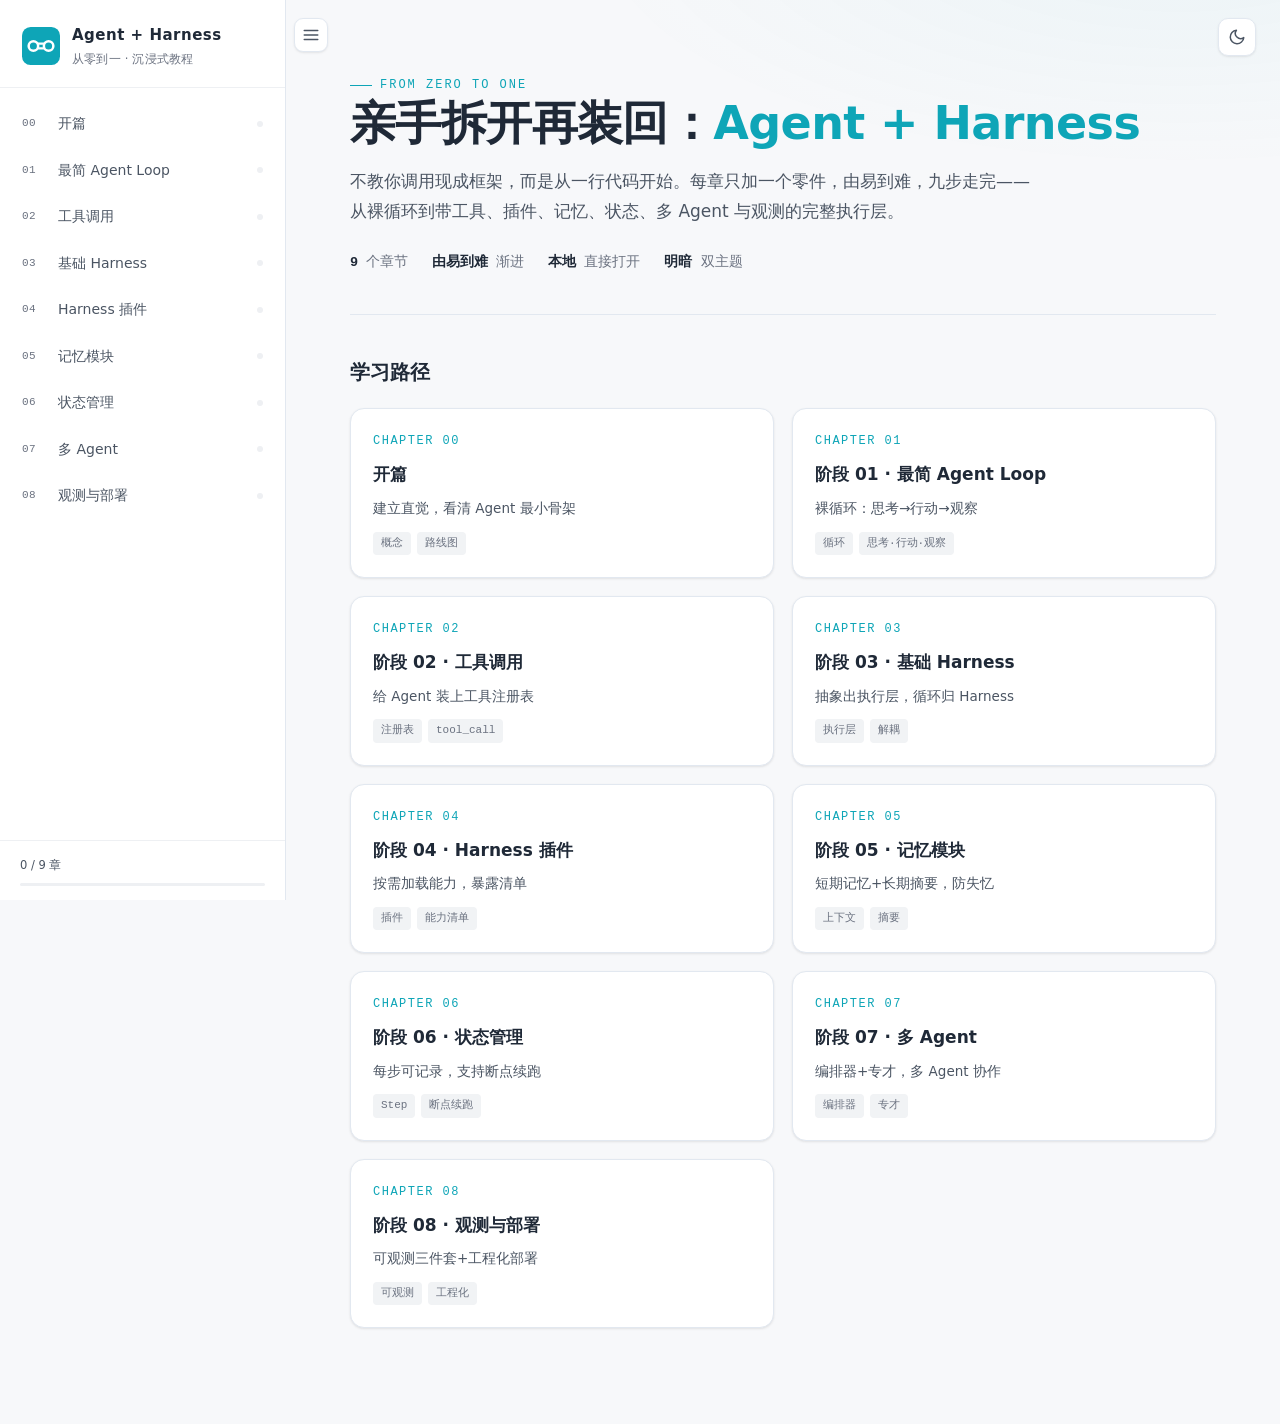
<file: index.html>
<!DOCTYPE html>
<html lang="zh-CN">
<head>
<meta charset="UTF-8">
<meta name="viewport" content="width=device-width, initial-scale=1.0">
<title>Agent + Harness · 从零到一沉浸式教程</title>
<link rel="icon" href="data:image/svg+xml,%3Csvg xmlns='http://www.w3.org/2000/svg' viewBox='0 0 32 32'%3E%3Crect width='32' height='32' rx='7' fill='%230ea5b7'/%3E%3Ccircle cx='10' cy='16' r='4' fill='none' stroke='white' stroke-width='2.4'/%3E%3Ccircle cx='22' cy='16' r='4' fill='none' stroke='white' stroke-width='2.4'/%3E%3Cpath d='M14 14 L18 14 M14 18 L18 18' stroke='white' stroke-width='2.4' stroke-linecap='round'/%3E%3C/svg%3E">
<link rel="preconnect" href="https://miaoda.feishu.cn"><link href="https://miaoda.feishu.cn/fonts/css2?family=Space+Grotesk:wght@400;500;600;700&family=JetBrains+Mono:wght@400;500;600&family=Noto+Sans+SC:wght@400;500;700&display=swap" rel="stylesheet">
<link rel="stylesheet" href="assets/style.css">
</head>
<body data-chapter="index">
<button class="theme-toggle" aria-label="切换主题">
  <svg class="icon-moon" viewBox="0 0 24 24" fill="none" stroke="currentColor" stroke-width="2" stroke-linecap="round" stroke-linejoin="round"><path d="M21 12.79A9 9 0 1 1 11.21 3 7 7 0 0 0 21 12.79z"/></svg>
  <svg class="icon-sun" viewBox="0 0 24 24" fill="none" stroke="currentColor" stroke-width="2" stroke-linecap="round" stroke-linejoin="round"><circle cx="12" cy="12" r="5"/><line x1="12" y1="1" x2="12" y2="3"/><line x1="12" y1="21" x2="12" y2="23"/><line x1="4.22" y1="4.22" x2="5.64" y2="5.64"/><line x1="18.36" y1="18.36" x2="19.78" y2="19.78"/><line x1="1" y1="12" x2="3" y2="12"/><line x1="21" y1="12" x2="23" y2="12"/><line x1="4.22" y1="19.78" x2="5.64" y2="18.36"/><line x1="18.36" y1="5.64" x2="19.78" y2="4.22"/></svg>
</button>
<button id="navToggle" aria-label="切换目录">
  <svg viewBox="0 0 24 24" fill="none" stroke="currentColor" stroke-width="2" stroke-linecap="round" stroke-linejoin="round"><line x1="3" y1="6" x2="21" y2="6"/><line x1="3" y1="12" x2="21" y2="12"/><line x1="3" y1="18" x2="21" y2="18"/></svg>
</button>
<div id="scrim"></div>
<div id="app">
  <aside id="sidebar">
    <a class="brand" href="index.html" style="text-decoration:none;color:inherit">
      <svg class="brand-logo" viewBox="0 0 40 40" fill="none">
        <rect width="40" height="40" rx="9" fill="#0ea5b7"/>
        <circle cx="12" cy="20" r="5" stroke="white" stroke-width="2.6"/>
        <circle cx="28" cy="20" r="5" stroke="white" stroke-width="2.6"/>
        <path d="M17 17.5 L23 17.5 M17 22.5 L23 22.5" stroke="white" stroke-width="2.6" stroke-linecap="round"/>
      </svg>
      <div>
        <div class="brand-name">Agent + Harness</div>
        <div class="brand-sub">从零到一 · 沉浸式教程</div>
      </div>
    </a>
    <nav class="nav-scroll" id="nav"></nav>
    <div class="side-foot">
      <b id="progTxt">0 / 9 章</b>
      <div class="progress-bar"><i id="progFill"></i></div>
    </div>
  </aside>
  <main id="main">
    <div class="hero">
      <div class="kicker">FROM ZERO TO ONE</div>
      <h1>亲手拆开再装回：<span class="hl">Agent + Harness</span></h1>
      <p>不教你调用现成框架，而是从一行代码开始。每章只加一个零件，由易到难，九步走完——从裸循环到带工具、插件、记忆、状态、多 Agent 与观测的完整执行层。</p>
      <div class="hero-meta">
        <span><b>9</b> 个章节</span>
        <span><b>由易到难</b> 渐进</span>
        <span><b>本地</b> 直接打开</span>
        <span><b>明暗</b> 双主题</span>
      </div>
    </div>
    <h2 style="font-family:var(--font-display);font-size:20px;margin-bottom:18px">学习路径</h2>
    <div class="chapter-grid">
    <a class="chapter-card" href="chapter-0.html">
      <div class="cc-num">CHAPTER 00</div>
      <h3>开篇</h3>
      <p>建立直觉，看清 Agent 最小骨架</p>
      <div class="cc-tags"><span class="cc-tag">概念</span><span class="cc-tag">路线图</span></div>
    </a>
    <a class="chapter-card" href="chapter-1.html">
      <div class="cc-num">CHAPTER 01</div>
      <h3>阶段 01 · 最简 Agent Loop</h3>
      <p>裸循环：思考→行动→观察</p>
      <div class="cc-tags"><span class="cc-tag">循环</span><span class="cc-tag">思考·行动·观察</span></div>
    </a>
    <a class="chapter-card" href="chapter-2.html">
      <div class="cc-num">CHAPTER 02</div>
      <h3>阶段 02 · 工具调用</h3>
      <p>给 Agent 装上工具注册表</p>
      <div class="cc-tags"><span class="cc-tag">注册表</span><span class="cc-tag">tool_call</span></div>
    </a>
    <a class="chapter-card" href="chapter-3.html">
      <div class="cc-num">CHAPTER 03</div>
      <h3>阶段 03 · 基础 Harness</h3>
      <p>抽象出执行层，循环归 Harness</p>
      <div class="cc-tags"><span class="cc-tag">执行层</span><span class="cc-tag">解耦</span></div>
    </a>
    <a class="chapter-card" href="chapter-4.html">
      <div class="cc-num">CHAPTER 04</div>
      <h3>阶段 04 · Harness 插件</h3>
      <p>按需加载能力，暴露清单</p>
      <div class="cc-tags"><span class="cc-tag">插件</span><span class="cc-tag">能力清单</span></div>
    </a>
    <a class="chapter-card" href="chapter-5.html">
      <div class="cc-num">CHAPTER 05</div>
      <h3>阶段 05 · 记忆模块</h3>
      <p>短期记忆+长期摘要，防失忆</p>
      <div class="cc-tags"><span class="cc-tag">上下文</span><span class="cc-tag">摘要</span></div>
    </a>
    <a class="chapter-card" href="chapter-6.html">
      <div class="cc-num">CHAPTER 06</div>
      <h3>阶段 06 · 状态管理</h3>
      <p>每步可记录，支持断点续跑</p>
      <div class="cc-tags"><span class="cc-tag">Step</span><span class="cc-tag">断点续跑</span></div>
    </a>
    <a class="chapter-card" href="chapter-7.html">
      <div class="cc-num">CHAPTER 07</div>
      <h3>阶段 07 · 多 Agent</h3>
      <p>编排器+专才，多 Agent 协作</p>
      <div class="cc-tags"><span class="cc-tag">编排器</span><span class="cc-tag">专才</span></div>
    </a>
    <a class="chapter-card" href="chapter-8.html">
      <div class="cc-num">CHAPTER 08</div>
      <h3>阶段 08 · 观测与部署</h3>
      <p>可观测三件套+工程化部署</p>
      <div class="cc-tags"><span class="cc-tag">可观测</span><span class="cc-tag">工程化</span></div>
    </a>
    </div>

  </main>
</div>
<script src="assets/mermaid.min.js"></script>
<script src="assets/app.js"></script>
</body>
</html>
</file>
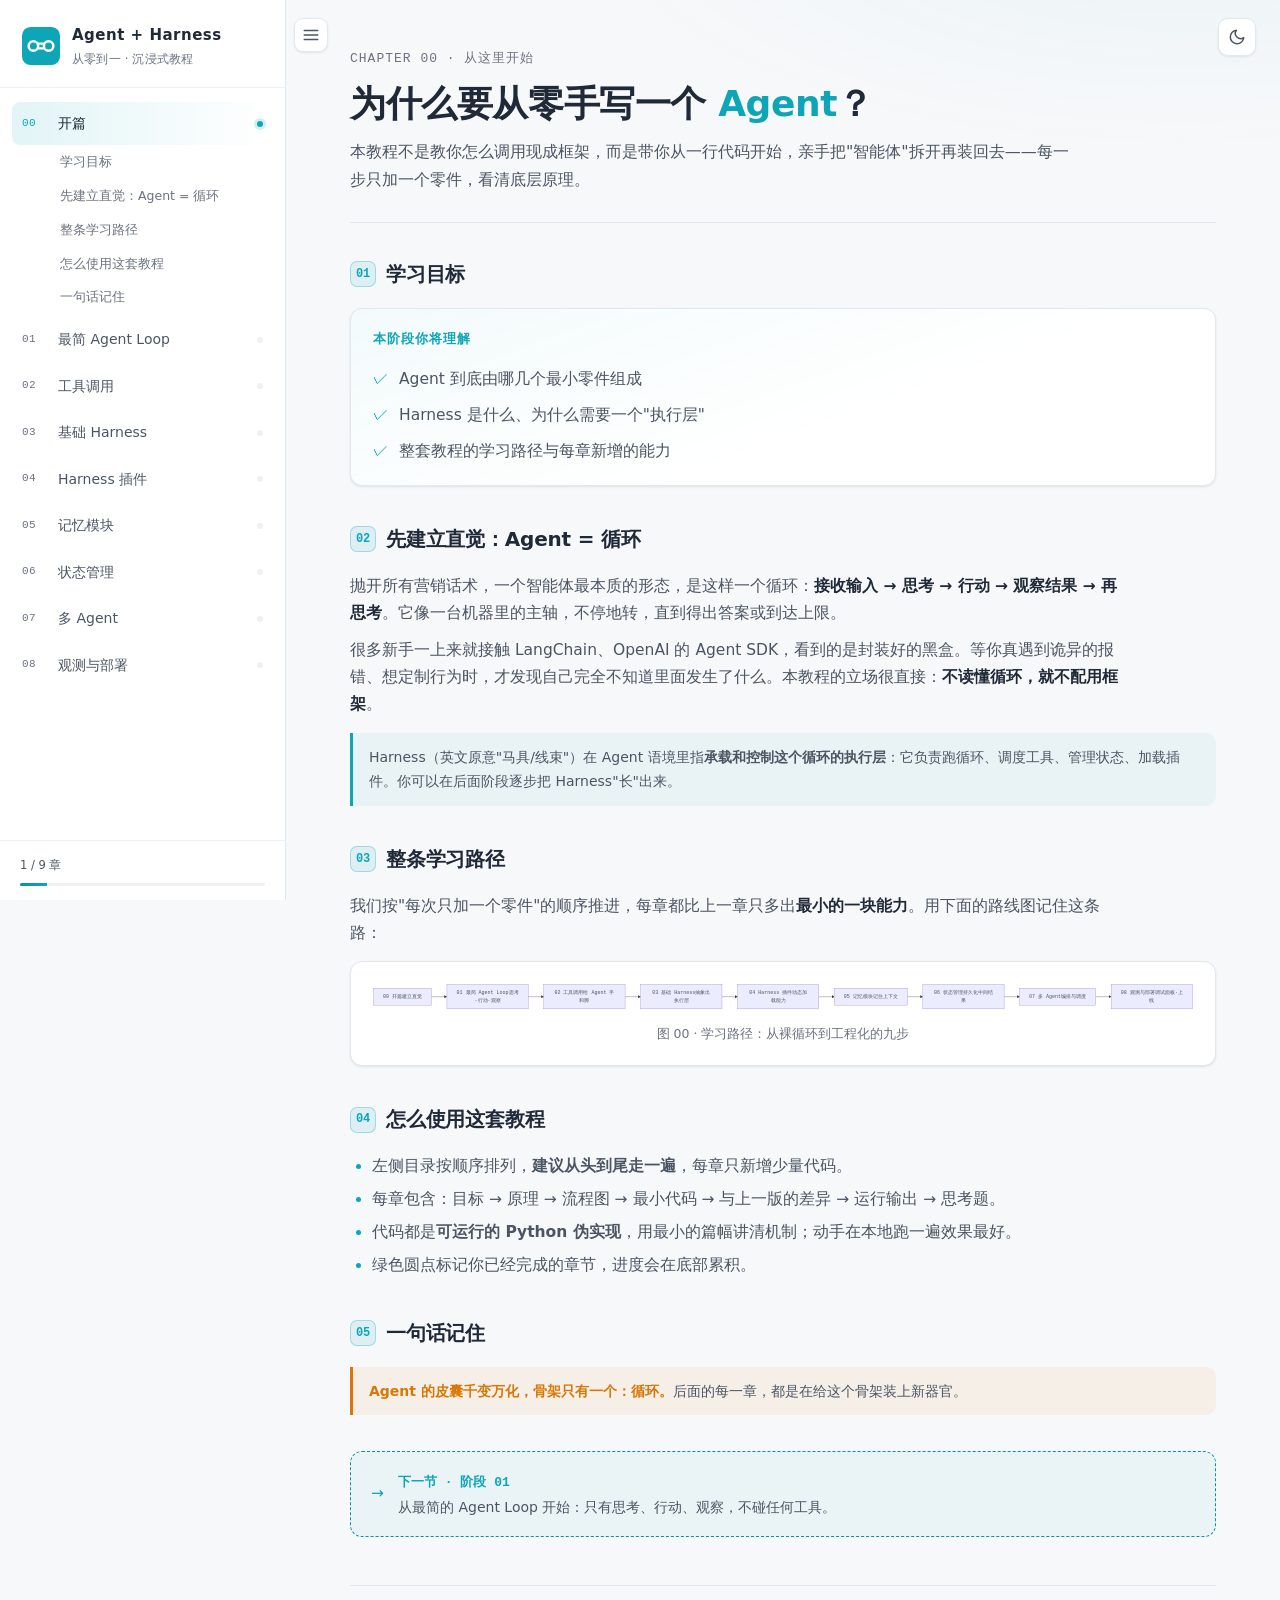
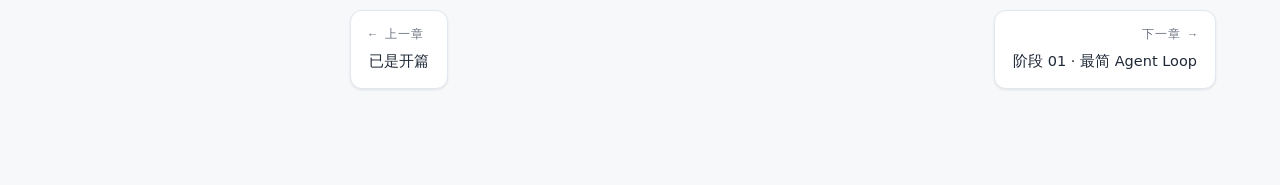
<file: chapter-0.html>
<!DOCTYPE html>
<html lang="zh-CN">
<head>
<meta charset="UTF-8">
<meta name="viewport" content="width=device-width, initial-scale=1.0">
<title>开篇 · Agent+Harness 教程</title>
<link rel="icon" href="data:image/svg+xml,%3Csvg xmlns='http://www.w3.org/2000/svg' viewBox='0 0 32 32'%3E%3Crect width='32' height='32' rx='7' fill='%230ea5b7'/%3E%3Ccircle cx='10' cy='16' r='4' fill='none' stroke='white' stroke-width='2.4'/%3E%3Ccircle cx='22' cy='16' r='4' fill='none' stroke='white' stroke-width='2.4'/%3E%3Cpath d='M14 14 L18 14 M14 18 L18 18' stroke='white' stroke-width='2.4' stroke-linecap='round'/%3E%3C/svg%3E">
<link rel="preconnect" href="https://miaoda.feishu.cn"><link href="https://miaoda.feishu.cn/fonts/css2?family=Space+Grotesk:wght@400;500;600;700&family=JetBrains+Mono:wght@400;500;600&family=Noto+Sans+SC:wght@400;500;700&display=swap" rel="stylesheet">
<link rel="stylesheet" href="assets/style.css">
</head>
<body data-chapter="0">
<button class="theme-toggle" aria-label="切换主题">
  <svg class="icon-moon" viewBox="0 0 24 24" fill="none" stroke="currentColor" stroke-width="2" stroke-linecap="round" stroke-linejoin="round"><path d="M21 12.79A9 9 0 1 1 11.21 3 7 7 0 0 0 21 12.79z"/></svg>
  <svg class="icon-sun" viewBox="0 0 24 24" fill="none" stroke="currentColor" stroke-width="2" stroke-linecap="round" stroke-linejoin="round"><circle cx="12" cy="12" r="5"/><line x1="12" y1="1" x2="12" y2="3"/><line x1="12" y1="21" x2="12" y2="23"/><line x1="4.22" y1="4.22" x2="5.64" y2="5.64"/><line x1="18.36" y1="18.36" x2="19.78" y2="19.78"/><line x1="1" y1="12" x2="3" y2="12"/><line x1="21" y1="12" x2="23" y2="12"/><line x1="4.22" y1="19.78" x2="5.64" y2="18.36"/><line x1="18.36" y1="5.64" x2="19.78" y2="4.22"/></svg>
</button>
<button id="navToggle" aria-label="切换目录">
  <svg viewBox="0 0 24 24" fill="none" stroke="currentColor" stroke-width="2" stroke-linecap="round" stroke-linejoin="round"><line x1="3" y1="6" x2="21" y2="6"/><line x1="3" y1="12" x2="21" y2="12"/><line x1="3" y1="18" x2="21" y2="18"/></svg>
</button>
<div id="scrim"></div>
<div id="app">
  <aside id="sidebar">
    <a class="brand" href="index.html" style="text-decoration:none;color:inherit">
      <svg class="brand-logo" viewBox="0 0 40 40" fill="none">
        <rect width="40" height="40" rx="9" fill="#0ea5b7"/>
        <circle cx="12" cy="20" r="5" stroke="white" stroke-width="2.6"/>
        <circle cx="28" cy="20" r="5" stroke="white" stroke-width="2.6"/>
        <path d="M17 17.5 L23 17.5 M17 22.5 L23 22.5" stroke="white" stroke-width="2.6" stroke-linecap="round"/>
      </svg>
      <div>
        <div class="brand-name">Agent + Harness</div>
        <div class="brand-sub">从零到一 · 沉浸式教程</div>
      </div>
    </a>
    <nav class="nav-scroll" id="nav"></nav>
    <div class="side-foot">
      <b id="progTxt">0 / 9 章</b>
      <div class="progress-bar"><i id="progFill"></i></div>
    </div>
  </aside>
  <main id="main">
    <section class="stage">
<div class="stage-head">
        <div class="stage-num">CHAPTER 00 · 从这里开始</div>
        <h1 class="stage-title">为什么要从零手写一个 <span class="hl">Agent</span>？</h1>
        <p class="stage-desc">本教程不是教你怎么调用现成框架，而是带你从一行代码开始，亲手把"智能体"拆开再装回去——每一步只加一个零件，看清底层原理。</p>
      </div>

      <div class="block">
        <h2><span class="mark">01</span>学习目标</h2>
        <div class="goal-card">
          <h3>本阶段你将理解</h3>
          <ul>
            <li><span class="chk">✓</span>Agent 到底由哪几个最小零件组成</li>
            <li><span class="chk">✓</span>Harness 是什么、为什么需要一个"执行层"</li>
            <li><span class="chk">✓</span>整套教程的学习路径与每章新增的能力</li>
          </ul>
        </div>
      </div>

      <div class="block">
        <h2><span class="mark">02</span>先建立直觉：Agent = 循环</h2>
        <p>抛开所有营销话术，一个智能体最本质的形态，是这样一个循环：<b>接收输入 → 思考 → 行动 → 观察结果 → 再思考</b>。它像一台机器里的主轴，不停地转，直到得出答案或到达上限。</p>
        <p>很多新手一上来就接触 LangChain、OpenAI 的 Agent SDK，看到的是封装好的黑盒。等你真遇到诡异的报错、想定制行为时，才发现自己完全不知道里面发生了什么。本教程的立场很直接：<b>不读懂循环，就不配用框架</b>。</p>
        <div class="note">Harness（英文原意"马具/线束"）在 Agent 语境里指<b>承载和控制这个循环的执行层</b>：它负责跑循环、调度工具、管理状态、加载插件。你可以在后面阶段逐步把 Harness"长"出来。</div>
      </div>

      <div class="block">
        <h2><span class="mark">03</span>整条学习路径</h2>
        <p>我们按"每次只加一个零件"的顺序推进，每章都比上一章只多出<b>最小的一块能力</b>。用下面的路线图记住这条路：</p>
        <div class="mermaid-box">
          <pre class="mermaid">
flowchart LR
    A["00 开篇<br/>建立直觉"] --> B["01 最简 Agent Loop<br/>思考·行动·观察"]
    B --> C["02 工具调用<br/>给 Agent 手和脚"]
    C --> D["03 基础 Harness<br/>抽象出执行层"]
    D --> E["04 Harness 插件<br/>动态加载能力"]
    E --> F["05 记忆模块<br/>记住上下文"]
    F --> G["06 状态管理<br/>持久化中间结果"]
    G --> H["07 多 Agent<br/>编排与调度"]
    H --> I["08 观测与部署<br/>调试面板·上线"]
          </pre>
          <div class="mermaid-cap">图 00 · 学习路径：从裸循环到工程化的九步</div>
        </div>
      </div>

      <div class="block">
        <h2><span class="mark">04</span>怎么使用这套教程</h2>
        <ul>
          <li>左侧目录按顺序排列，<b>建议从头到尾走一遍</b>，每章只新增少量代码。</li>
          <li>每章包含：目标 → 原理 → 流程图 → 最小代码 → 与上一版的差异 → 运行输出 → 思考题。</li>
          <li>代码都是<b>可运行的 Python 伪实现</b>，用最小的篇幅讲清机制；动手在本地跑一遍效果最好。</li>
          <li>绿色圆点标记你已经完成的章节，进度会在底部累积。</li>
        </ul>
      </div>

      <div class="block">
        <h2><span class="mark">05</span>一句话记住</h2>
        <div class="note warn"><b>Agent 的皮囊千变万化，骨架只有一个：循环。</b>后面的每一章，都是在给这个骨架装上新器官。</div>
      </div>

      <div class="preview">
        <span class="arr">→</span>
        <div><b>下一节 · 阶段 01</b><p>从最简的 Agent Loop 开始：只有思考、行动、观察，不碰任何工具。</p></div>
      </div>
    <div class="stage-foot">
      <a class="page-btn prev" disabled><span class="lab">← 上一章</span><span class="tt">已是开篇</span></a>
      <a class="page-btn next" href="chapter-1.html"><span class="lab">下一章 →</span><span class="tt">阶段 01 · 最简 Agent Loop</span></a>
    </div>
    </section>

  </main>
</div>
<script src="assets/mermaid.min.js"></script>
<script src="assets/app.js"></script>
</body>
</html>
</file>
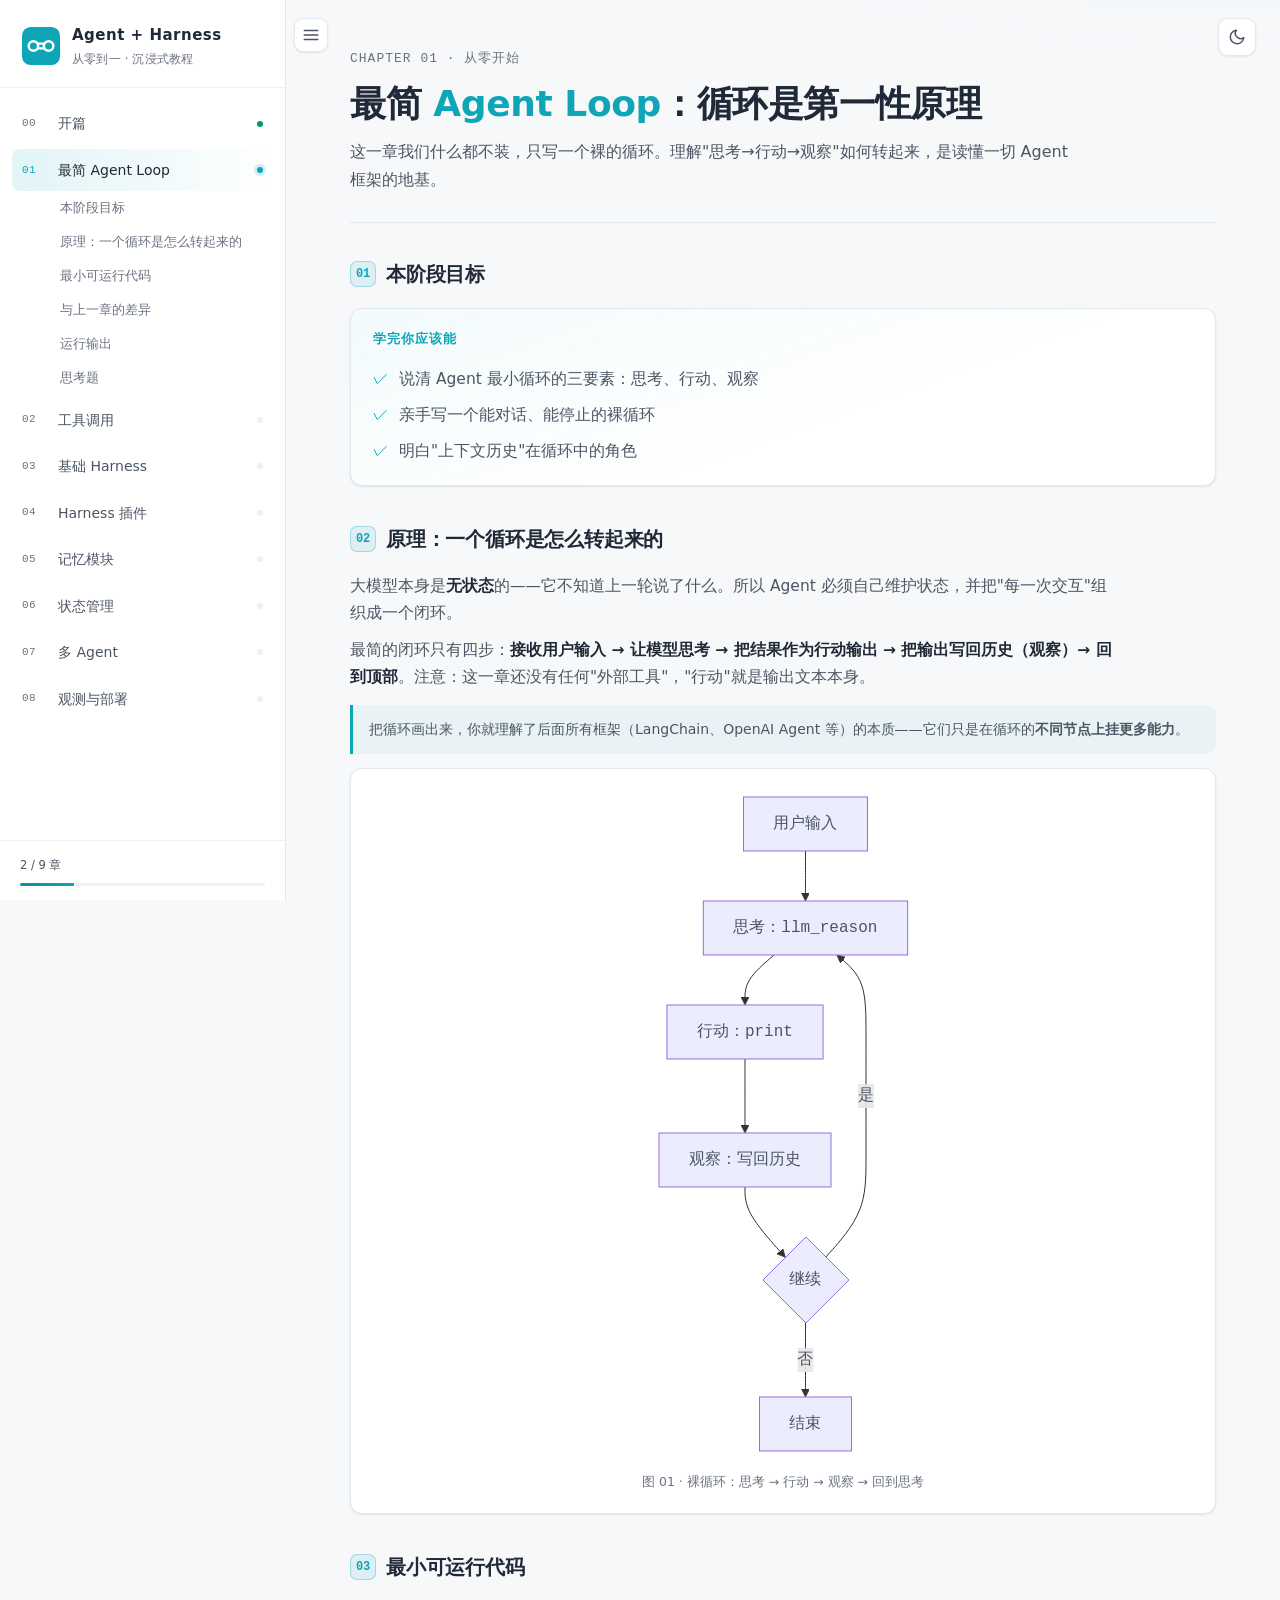
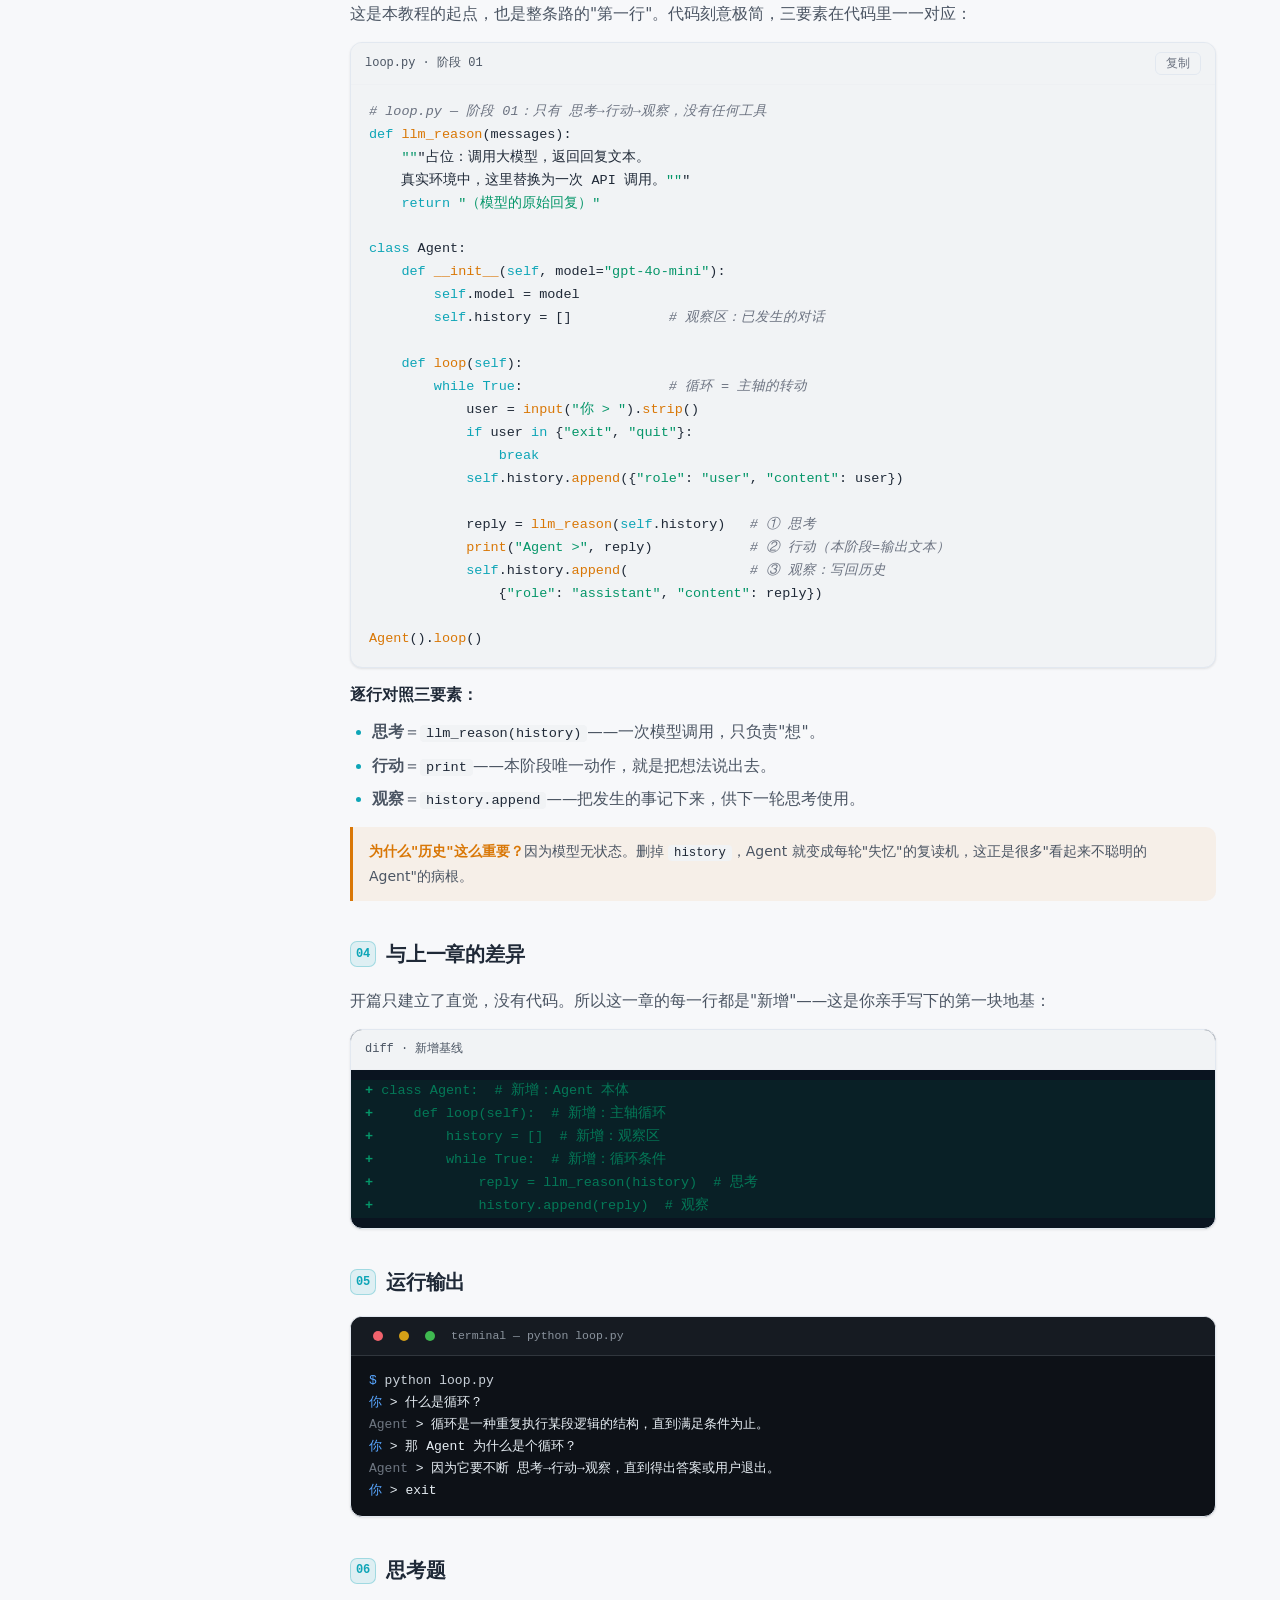
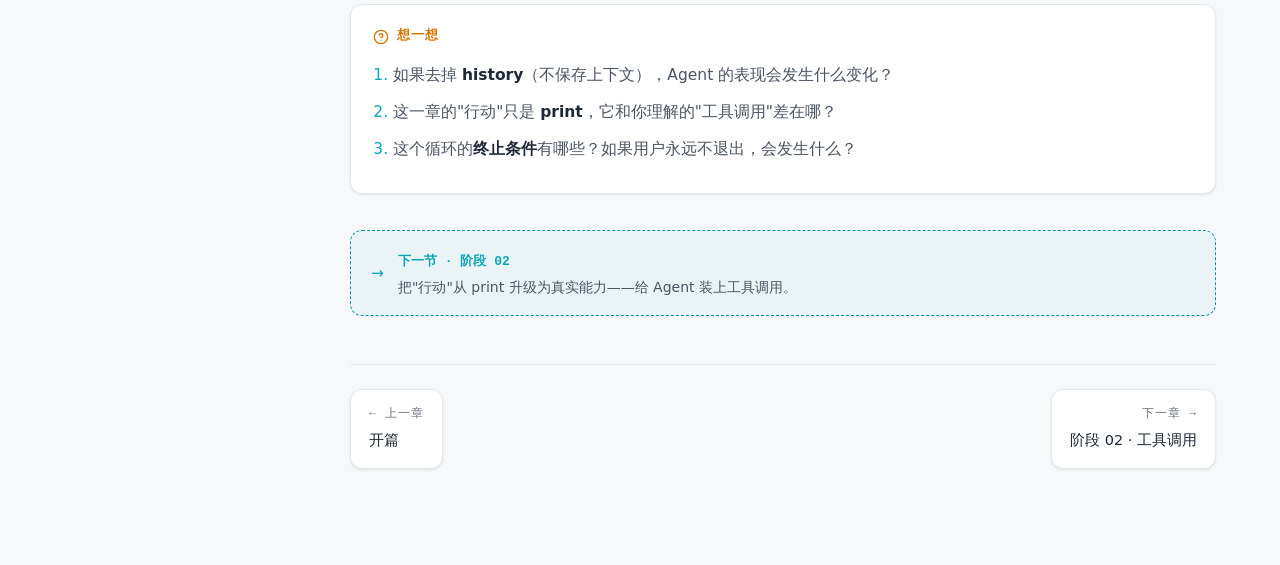
<file: chapter-1.html>
<!DOCTYPE html>
<html lang="zh-CN">
<head>
<meta charset="UTF-8">
<meta name="viewport" content="width=device-width, initial-scale=1.0">
<title>阶段 01 · 最简 Agent Loop · Agent+Harness 教程</title>
<link rel="icon" href="data:image/svg+xml,%3Csvg xmlns='http://www.w3.org/2000/svg' viewBox='0 0 32 32'%3E%3Crect width='32' height='32' rx='7' fill='%230ea5b7'/%3E%3Ccircle cx='10' cy='16' r='4' fill='none' stroke='white' stroke-width='2.4'/%3E%3Ccircle cx='22' cy='16' r='4' fill='none' stroke='white' stroke-width='2.4'/%3E%3Cpath d='M14 14 L18 14 M14 18 L18 18' stroke='white' stroke-width='2.4' stroke-linecap='round'/%3E%3C/svg%3E">
<link rel="preconnect" href="https://miaoda.feishu.cn"><link href="https://miaoda.feishu.cn/fonts/css2?family=Space+Grotesk:wght@400;500;600;700&family=JetBrains+Mono:wght@400;500;600&family=Noto+Sans+SC:wght@400;500;700&display=swap" rel="stylesheet">
<link rel="stylesheet" href="assets/style.css">
</head>
<body data-chapter="1">
<button class="theme-toggle" aria-label="切换主题">
  <svg class="icon-moon" viewBox="0 0 24 24" fill="none" stroke="currentColor" stroke-width="2" stroke-linecap="round" stroke-linejoin="round"><path d="M21 12.79A9 9 0 1 1 11.21 3 7 7 0 0 0 21 12.79z"/></svg>
  <svg class="icon-sun" viewBox="0 0 24 24" fill="none" stroke="currentColor" stroke-width="2" stroke-linecap="round" stroke-linejoin="round"><circle cx="12" cy="12" r="5"/><line x1="12" y1="1" x2="12" y2="3"/><line x1="12" y1="21" x2="12" y2="23"/><line x1="4.22" y1="4.22" x2="5.64" y2="5.64"/><line x1="18.36" y1="18.36" x2="19.78" y2="19.78"/><line x1="1" y1="12" x2="3" y2="12"/><line x1="21" y1="12" x2="23" y2="12"/><line x1="4.22" y1="19.78" x2="5.64" y2="18.36"/><line x1="18.36" y1="5.64" x2="19.78" y2="4.22"/></svg>
</button>
<button id="navToggle" aria-label="切换目录">
  <svg viewBox="0 0 24 24" fill="none" stroke="currentColor" stroke-width="2" stroke-linecap="round" stroke-linejoin="round"><line x1="3" y1="6" x2="21" y2="6"/><line x1="3" y1="12" x2="21" y2="12"/><line x1="3" y1="18" x2="21" y2="18"/></svg>
</button>
<div id="scrim"></div>
<div id="app">
  <aside id="sidebar">
    <a class="brand" href="index.html" style="text-decoration:none;color:inherit">
      <svg class="brand-logo" viewBox="0 0 40 40" fill="none">
        <rect width="40" height="40" rx="9" fill="#0ea5b7"/>
        <circle cx="12" cy="20" r="5" stroke="white" stroke-width="2.6"/>
        <circle cx="28" cy="20" r="5" stroke="white" stroke-width="2.6"/>
        <path d="M17 17.5 L23 17.5 M17 22.5 L23 22.5" stroke="white" stroke-width="2.6" stroke-linecap="round"/>
      </svg>
      <div>
        <div class="brand-name">Agent + Harness</div>
        <div class="brand-sub">从零到一 · 沉浸式教程</div>
      </div>
    </a>
    <nav class="nav-scroll" id="nav"></nav>
    <div class="side-foot">
      <b id="progTxt">0 / 9 章</b>
      <div class="progress-bar"><i id="progFill"></i></div>
    </div>
  </aside>
  <main id="main">
    <section class="stage">
<div class="stage-head">
        <div class="stage-num">CHAPTER 01 · 从零开始</div>
        <h1 class="stage-title">最简 <span class="hl">Agent Loop</span>：循环是第一性原理</h1>
        <p class="stage-desc">这一章我们什么都不装，只写一个裸的循环。理解"思考→行动→观察"如何转起来，是读懂一切 Agent 框架的地基。</p>
      </div>

      <div class="block">
        <h2><span class="mark">01</span>本阶段目标</h2>
        <div class="goal-card">
          <h3>学完你应该能</h3>
          <ul>
            <li><span class="chk">✓</span>说清 Agent 最小循环的三要素：思考、行动、观察</li>
            <li><span class="chk">✓</span>亲手写一个能对话、能停止的裸循环</li>
            <li><span class="chk">✓</span>明白"上下文历史"在循环中的角色</li>
          </ul>
        </div>
      </div>

      <div class="block">
        <h2><span class="mark">02</span>原理：一个循环是怎么转起来的</h2>
        <p>大模型本身是<b>无状态</b>的——它不知道上一轮说了什么。所以 Agent 必须自己维护状态，并把"每一次交互"组织成一个闭环。</p>
        <p>最简的闭环只有四步：<b>接收用户输入 → 让模型思考 → 把结果作为行动输出 → 把输出写回历史（观察）→ 回到顶部</b>。注意：这一章还没有任何"外部工具"，"行动"就是输出文本本身。</p>
        <div class="note">把循环画出来，你就理解了后面所有框架（LangChain、OpenAI Agent 等）的本质——它们只是在循环的<b>不同节点上挂更多能力</b>。</div>
        <div class="mermaid-box">
          <pre class="mermaid">
flowchart TD
    A[用户输入] --> B[思考：llm_reason]
    B --> C[行动：print]
    C --> D[观察：写回历史]
    D --> E{继续}
    E -->|是| B
    E -->|否| F[结束]
          </pre>
          <div class="mermaid-cap">图 01 · 裸循环：思考 → 行动 → 观察 → 回到思考</div>
        </div>
      </div>

      <div class="block">
        <h2><span class="mark">03</span>最小可运行代码</h2>
        <p>这是本教程的起点，也是整条路的"第一行"。代码刻意极简，三要素在代码里一一对应：</p>
        <div class="code-wrap">
          <div class="code-head"><span class="fname">loop.py · 阶段 01</span><button class="copy-btn">复制</button></div>
          <div class="code-body"><pre><code class="lang-py"># loop.py — 阶段 01：只有 思考→行动→观察，没有任何工具
def llm_reason(messages):
    """占位：调用大模型，返回回复文本。
    真实环境中，这里替换为一次 API 调用。"""
    return "（模型的原始回复）"

class Agent:
    def __init__(self, model="gpt-4o-mini"):
        self.model = model
        self.history = []            # 观察区：已发生的对话

    def loop(self):
        while True:                  # 循环 = 主轴的转动
            user = input("你 > ").strip()
            if user in {"exit", "quit"}:
                break
            self.history.append({"role": "user", "content": user})

            reply = llm_reason(self.history)   # ① 思考
            print("Agent >", reply)            # ② 行动（本阶段=输出文本）
            self.history.append(               # ③ 观察：写回历史
                {"role": "assistant", "content": reply})

Agent().loop()</code></pre></div>
        </div>
        <p><b>逐行对照三要素：</b></p>
        <ul>
          <li><b>思考</b>＝<code class="inline">llm_reason(history)</code>——一次模型调用，只负责"想"。</li>
          <li><b>行动</b>＝<code class="inline">print</code>——本阶段唯一动作，就是把想法说出去。</li>
          <li><b>观察</b>＝<code class="inline">history.append</code>——把发生的事记下来，供下一轮思考使用。</li>
        </ul>
        <div class="note warn"><b>为什么"历史"这么重要？</b>因为模型无状态。删掉 <code class="inline">history</code>，Agent 就变成每轮"失忆"的复读机，这正是很多"看起来不聪明的 Agent"的病根。</div>
      </div>

      <div class="block">
        <h2><span class="mark">04</span>与上一章的差异</h2>
        <p>开篇只建立了直觉，没有代码。所以这一章的每一行都是"新增"——这是你亲手写下的第一块地基：</p>
        <div class="code-wrap" style="background:#0a1420">
          <div class="code-head"><span class="fname">diff · 新增基线</span></div>
          <div class="code-body" style="padding:10px 0">
            <span class="diff-line add">class Agent:  # 新增：Agent 本体</span>
            <span class="diff-line add">    def loop(self):  # 新增：主轴循环</span>
            <span class="diff-line add">        history = []  # 新增：观察区</span>
            <span class="diff-line add">        while True:  # 新增：循环条件</span>
            <span class="diff-line add">            reply = llm_reason(history)  # 思考</span>
            <span class="diff-line add">            history.append(reply)  # 观察</span>
          </div>
        </div>
      </div>

      <div class="block">
        <h2><span class="mark">05</span>运行输出</h2>
        <div class="term">
          <div class="term-head"><span class="tb"></span><span class="tb"></span><span class="tb"></span><span>terminal — python loop.py</span></div>
          <div class="term-body"><span class="prompt">$</span> python loop.py
<span class="prompt">你</span> <span class="in">&gt; 什么是循环？</span>
<span class="dim">Agent</span> <span class="in">&gt; 循环是一种重复执行某段逻辑的结构，直到满足条件为止。</span>
<span class="prompt">你</span> <span class="in">&gt; 那 Agent 为什么是个循环？</span>
<span class="dim">Agent</span> <span class="in">&gt; 因为它要不断 思考→行动→观察，直到得出答案或用户退出。</span>
<span class="prompt">你</span> <span class="in">&gt; exit</span></div>
        </div>
      </div>

      <div class="block">
        <h2><span class="mark">06</span>思考题</h2>
        <div class="quiz">
          <h3><svg viewBox="0 0 24 24" fill="none" stroke="currentColor" stroke-width="2" stroke-linecap="round" stroke-linejoin="round"><circle cx="12" cy="12" r="10"/><path d="M9.1 9a3 3 0 0 1 5.8 1c0 2-3 3-3 3"/><line x1="12" y1="17" x2="12.01" y2="17"/></svg>想一想</h3>
          <ol>
            <li>如果去掉 <b>history</b>（不保存上下文），Agent 的表现会发生什么变化？</li>
            <li>这一章的"行动"只是 <b>print</b>，它和你理解的"工具调用"差在哪？</li>
            <li>这个循环的<b>终止条件</b>有哪些？如果用户永远不退出，会发生什么？</li>
          </ol>
        </div>
      </div>

      <div class="preview">
        <span class="arr">→</span>
        <div><b>下一节 · 阶段 02</b><p>把"行动"从 print 升级为真实能力——给 Agent 装上工具调用。</p></div>
      </div>
    <div class="stage-foot">
      <a class="page-btn prev" href="chapter-0.html"><span class="lab">← 上一章</span><span class="tt">开篇</span></a>
      <a class="page-btn next" href="chapter-2.html"><span class="lab">下一章 →</span><span class="tt">阶段 02 · 工具调用</span></a>
    </div>
    </section>

  </main>
</div>
<script src="assets/mermaid.min.js"></script>
<script src="assets/app.js"></script>
</body>
</html>
</file>
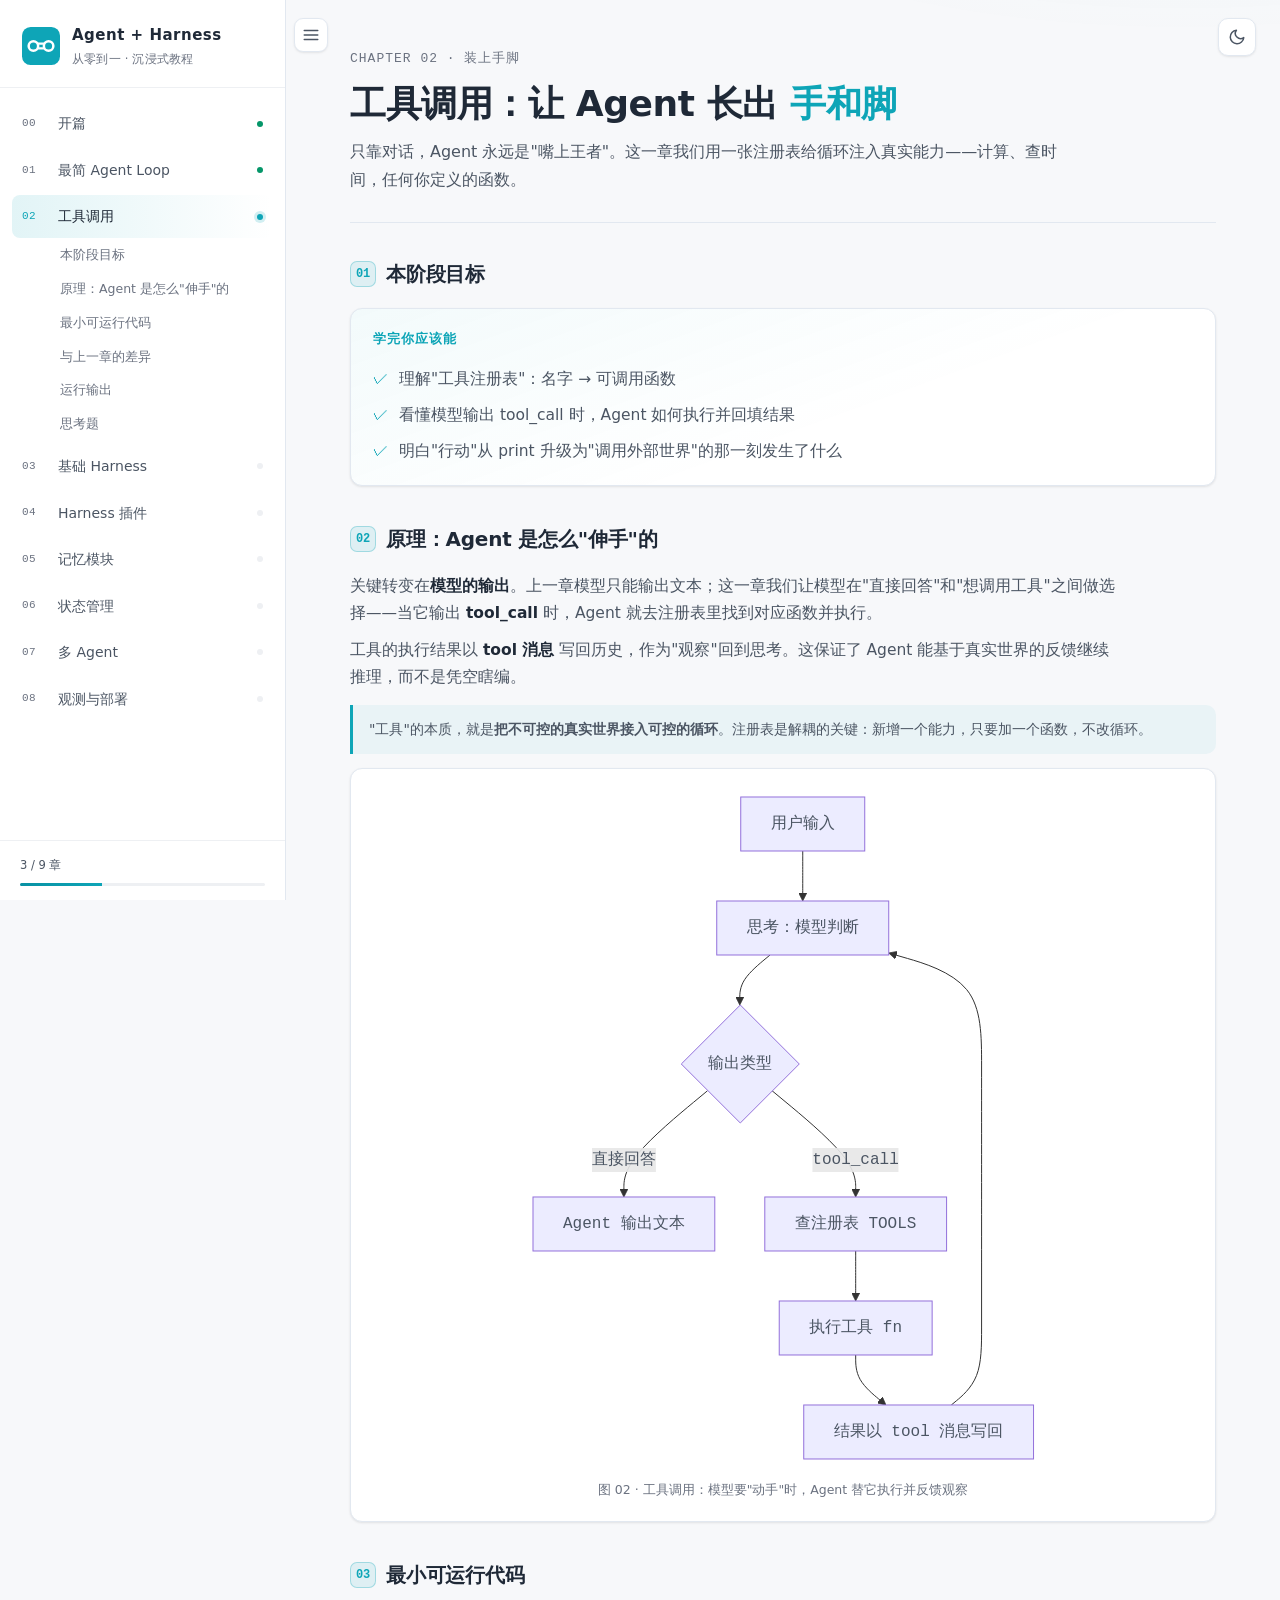
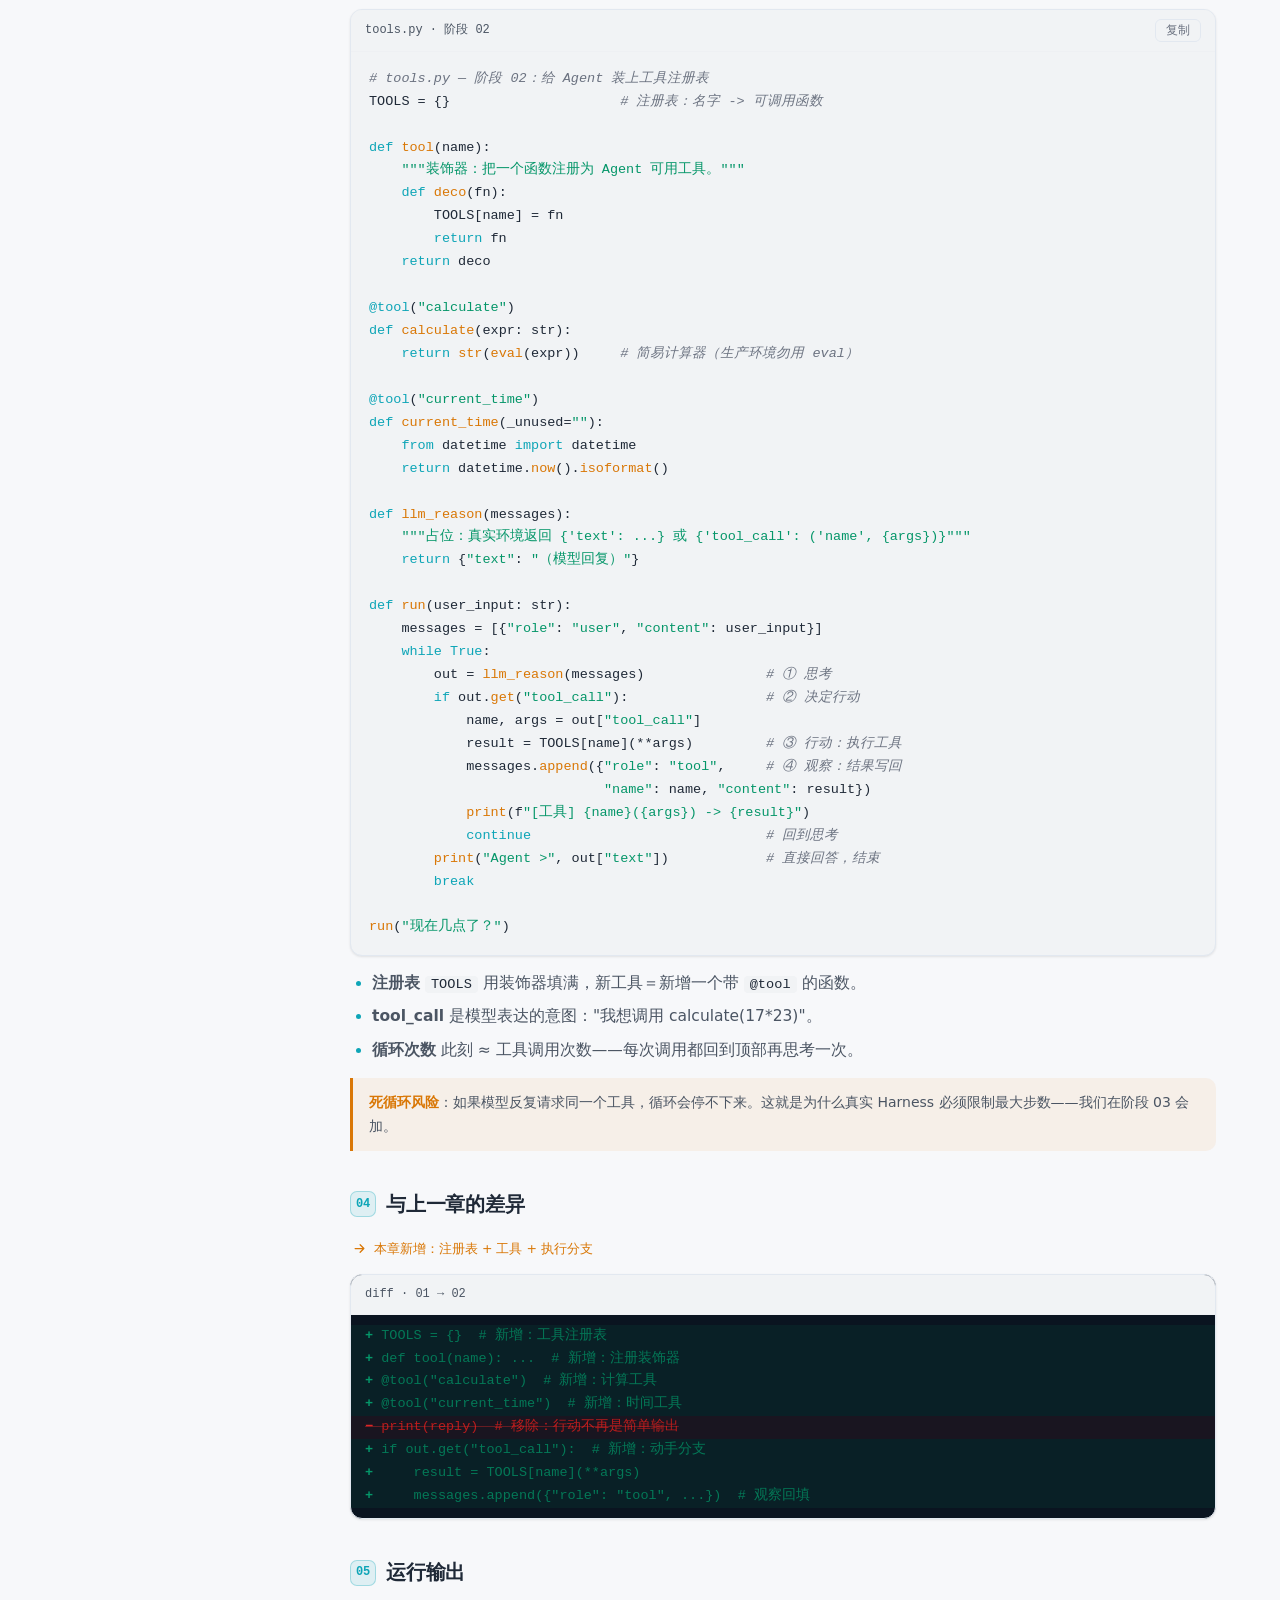
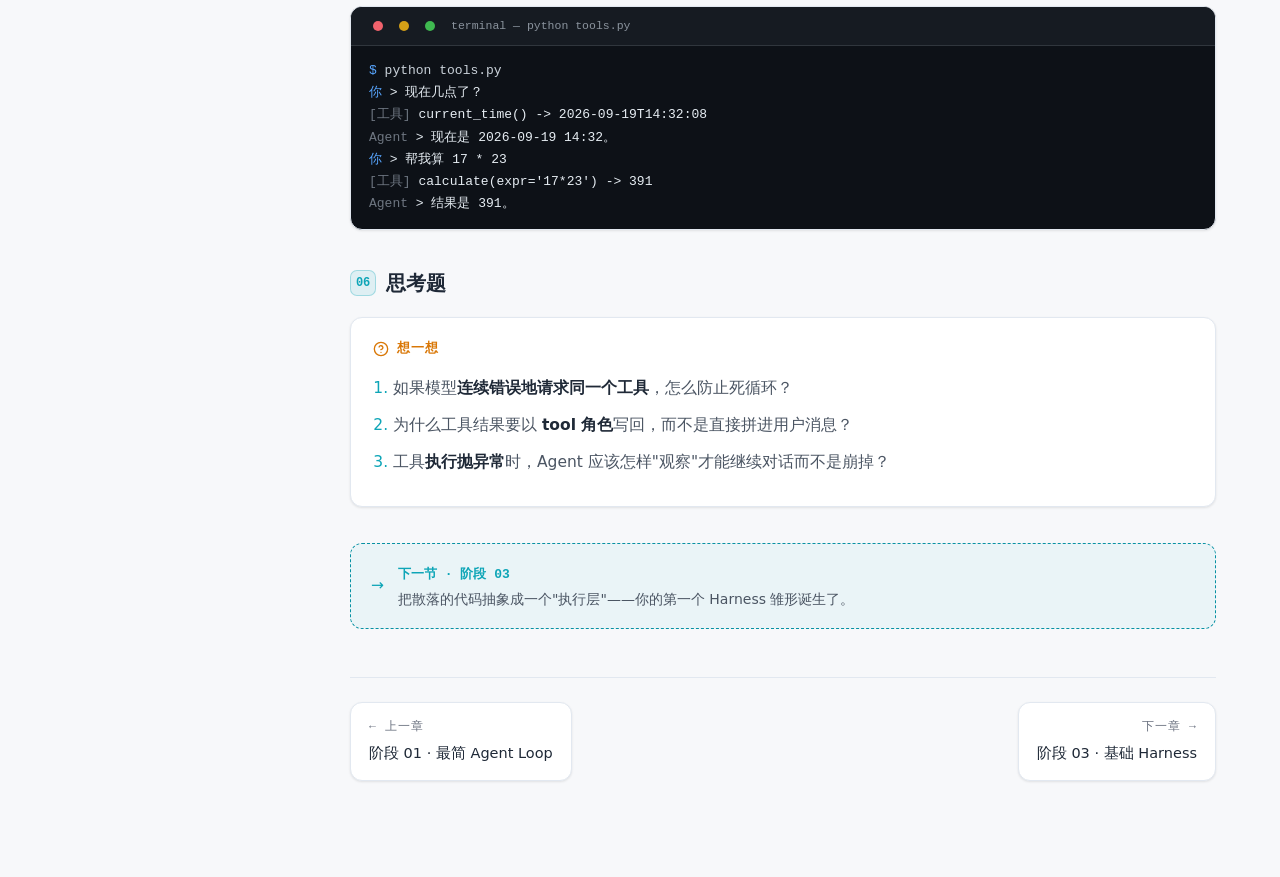
<file: chapter-2.html>
<!DOCTYPE html>
<html lang="zh-CN">
<head>
<meta charset="UTF-8">
<meta name="viewport" content="width=device-width, initial-scale=1.0">
<title>阶段 02 · 工具调用 · Agent+Harness 教程</title>
<link rel="icon" href="data:image/svg+xml,%3Csvg xmlns='http://www.w3.org/2000/svg' viewBox='0 0 32 32'%3E%3Crect width='32' height='32' rx='7' fill='%230ea5b7'/%3E%3Ccircle cx='10' cy='16' r='4' fill='none' stroke='white' stroke-width='2.4'/%3E%3Ccircle cx='22' cy='16' r='4' fill='none' stroke='white' stroke-width='2.4'/%3E%3Cpath d='M14 14 L18 14 M14 18 L18 18' stroke='white' stroke-width='2.4' stroke-linecap='round'/%3E%3C/svg%3E">
<link rel="preconnect" href="https://miaoda.feishu.cn"><link href="https://miaoda.feishu.cn/fonts/css2?family=Space+Grotesk:wght@400;500;600;700&family=JetBrains+Mono:wght@400;500;600&family=Noto+Sans+SC:wght@400;500;700&display=swap" rel="stylesheet">
<link rel="stylesheet" href="assets/style.css">
</head>
<body data-chapter="2">
<button class="theme-toggle" aria-label="切换主题">
  <svg class="icon-moon" viewBox="0 0 24 24" fill="none" stroke="currentColor" stroke-width="2" stroke-linecap="round" stroke-linejoin="round"><path d="M21 12.79A9 9 0 1 1 11.21 3 7 7 0 0 0 21 12.79z"/></svg>
  <svg class="icon-sun" viewBox="0 0 24 24" fill="none" stroke="currentColor" stroke-width="2" stroke-linecap="round" stroke-linejoin="round"><circle cx="12" cy="12" r="5"/><line x1="12" y1="1" x2="12" y2="3"/><line x1="12" y1="21" x2="12" y2="23"/><line x1="4.22" y1="4.22" x2="5.64" y2="5.64"/><line x1="18.36" y1="18.36" x2="19.78" y2="19.78"/><line x1="1" y1="12" x2="3" y2="12"/><line x1="21" y1="12" x2="23" y2="12"/><line x1="4.22" y1="19.78" x2="5.64" y2="18.36"/><line x1="18.36" y1="5.64" x2="19.78" y2="4.22"/></svg>
</button>
<button id="navToggle" aria-label="切换目录">
  <svg viewBox="0 0 24 24" fill="none" stroke="currentColor" stroke-width="2" stroke-linecap="round" stroke-linejoin="round"><line x1="3" y1="6" x2="21" y2="6"/><line x1="3" y1="12" x2="21" y2="12"/><line x1="3" y1="18" x2="21" y2="18"/></svg>
</button>
<div id="scrim"></div>
<div id="app">
  <aside id="sidebar">
    <a class="brand" href="index.html" style="text-decoration:none;color:inherit">
      <svg class="brand-logo" viewBox="0 0 40 40" fill="none">
        <rect width="40" height="40" rx="9" fill="#0ea5b7"/>
        <circle cx="12" cy="20" r="5" stroke="white" stroke-width="2.6"/>
        <circle cx="28" cy="20" r="5" stroke="white" stroke-width="2.6"/>
        <path d="M17 17.5 L23 17.5 M17 22.5 L23 22.5" stroke="white" stroke-width="2.6" stroke-linecap="round"/>
      </svg>
      <div>
        <div class="brand-name">Agent + Harness</div>
        <div class="brand-sub">从零到一 · 沉浸式教程</div>
      </div>
    </a>
    <nav class="nav-scroll" id="nav"></nav>
    <div class="side-foot">
      <b id="progTxt">0 / 9 章</b>
      <div class="progress-bar"><i id="progFill"></i></div>
    </div>
  </aside>
  <main id="main">
    <section class="stage">
<div class="stage-head">
        <div class="stage-num">CHAPTER 02 · 装上手脚</div>
        <h1 class="stage-title">工具调用：让 Agent 长出 <span class="hl">手和脚</span></h1>
        <p class="stage-desc">只靠对话，Agent 永远是"嘴上王者"。这一章我们用一张注册表给循环注入真实能力——计算、查时间，任何你定义的函数。</p>
      </div>

      <div class="block">
        <h2><span class="mark">01</span>本阶段目标</h2>
        <div class="goal-card">
          <h3>学完你应该能</h3>
          <ul>
            <li><span class="chk">✓</span>理解"工具注册表"：名字 → 可调用函数</li>
            <li><span class="chk">✓</span>看懂模型输出 tool_call 时，Agent 如何执行并回填结果</li>
            <li><span class="chk">✓</span>明白"行动"从 print 升级为"调用外部世界"的那一刻发生了什么</li>
          </ul>
        </div>
      </div>

      <div class="block">
        <h2><span class="mark">02</span>原理：Agent 是怎么"伸手"的</h2>
        <p>关键转变在<b>模型的输出</b>。上一章模型只能输出文本；这一章我们让模型在"直接回答"和"想调用工具"之间做选择——当它输出 <b>tool_call</b> 时，Agent 就去注册表里找到对应函数并执行。</p>
        <p>工具的执行结果以 <b>tool 消息</b> 写回历史，作为"观察"回到思考。这保证了 Agent 能基于真实世界的反馈继续推理，而不是凭空瞎编。</p>
        <div class="note">"工具"的本质，就是<b>把不可控的真实世界接入可控的循环</b>。注册表是解耦的关键：新增一个能力，只要加一个函数，不改循环。</div>
        <div class="mermaid-box">
          <pre class="mermaid">
flowchart TD
    USER[用户输入] --> LLM[思考：模型判断]
    LLM --> CHOICE{输出类型}
    CHOICE -->|直接回答| ANS[Agent 输出文本]
    CHOICE -->|tool_call| LOOK[查注册表 TOOLS]
    LOOK --> RUN[执行工具 fn]
    RUN --> BACK[结果以 tool 消息写回]
    BACK --> LLM
          </pre>
          <div class="mermaid-cap">图 02 · 工具调用：模型要"动手"时，Agent 替它执行并反馈观察</div>
        </div>
      </div>

      <div class="block">
        <h2><span class="mark">03</span>最小可运行代码</h2>
        <div class="code-wrap">
          <div class="code-head"><span class="fname">tools.py · 阶段 02</span><button class="copy-btn">复制</button></div>
          <div class="code-body"><pre><code class="lang-py"># tools.py — 阶段 02：给 Agent 装上工具注册表
TOOLS = {}                     # 注册表：名字 -> 可调用函数

def tool(name):
    """装饰器：把一个函数注册为 Agent 可用工具。"""
    def deco(fn):
        TOOLS[name] = fn
        return fn
    return deco

@tool("calculate")
def calculate(expr: str):
    return str(eval(expr))     # 简易计算器（生产环境勿用 eval）

@tool("current_time")
def current_time(_unused=""):
    from datetime import datetime
    return datetime.now().isoformat()

def llm_reason(messages):
    """占位：真实环境返回 {'text': ...} 或 {'tool_call': ('name', {args})}"""
    return {"text": "（模型回复）"}

def run(user_input: str):
    messages = [{"role": "user", "content": user_input}]
    while True:
        out = llm_reason(messages)               # ① 思考
        if out.get("tool_call"):                 # ② 决定行动
            name, args = out["tool_call"]
            result = TOOLS[name](**args)         # ③ 行动：执行工具
            messages.append({"role": "tool",     # ④ 观察：结果写回
                             "name": name, "content": result})
            print(f"[工具] {name}({args}) -> {result}")
            continue                             # 回到思考
        print("Agent >", out["text"])            # 直接回答，结束
        break

run("现在几点了？")</code></pre></div>
        </div>
        <ul>
          <li><b>注册表</b> <code class="inline">TOOLS</code> 用装饰器填满，新工具＝新增一个带 <code class="inline">@tool</code> 的函数。</li>
          <li><b>tool_call</b> 是模型表达的意图："我想调用 calculate(17*23)"。</li>
          <li><b>循环次数</b> 此刻 ≈ 工具调用次数——每次调用都回到顶部再思考一次。</li>
        </ul>
        <div class="note warn"><b>死循环风险</b>：如果模型反复请求同一个工具，循环会停不下来。这就是为什么真实 Harness 必须限制最大步数——我们在阶段 03 会加。</div>
      </div>

      <div class="block">
        <h2><span class="mark">04</span>与上一章的差异</h2>
        <div class="diff-cap"><svg viewBox="0 0 24 24" fill="none" stroke="currentColor" stroke-width="2"><path d="M5 12h14M13 6l6 6-6 6" stroke-linecap="round" stroke-linejoin="round"/></svg>本章新增：注册表 + 工具 + 执行分支</div>
        <div class="code-wrap" style="background:#0a1420">
          <div class="code-head"><span class="fname">diff · 01 → 02</span></div>
          <div class="code-body" style="padding:10px 0">
            <span class="diff-line add">TOOLS = {}  # 新增：工具注册表</span>
            <span class="diff-line add">def tool(name): ...  # 新增：注册装饰器</span>
            <span class="diff-line add">@tool("calculate")  # 新增：计算工具</span>
            <span class="diff-line add">@tool("current_time")  # 新增：时间工具</span>
            <span class="diff-line del">print(reply)  # 移除：行动不再是简单输出</span>
            <span class="diff-line add">if out.get("tool_call"):  # 新增：动手分支</span>
            <span class="diff-line add">    result = TOOLS[name](**args)</span>
            <span class="diff-line add">    messages.append({"role": "tool", ...})  # 观察回填</span>
          </div>
        </div>
      </div>

      <div class="block">
        <h2><span class="mark">05</span>运行输出</h2>
        <div class="term">
          <div class="term-head"><span class="tb"></span><span class="tb"></span><span class="tb"></span><span>terminal — python tools.py</span></div>
          <div class="term-body"><span class="prompt">$</span> python tools.py
<span class="prompt">你</span> <span class="in">&gt; 现在几点了？</span>
<span class="dim">[工具]</span> <span class="in">current_time() -> 2026-09-19T14:32:08</span>
<span class="dim">Agent</span> <span class="in">&gt; 现在是 2026-09-19 14:32。</span>
<span class="prompt">你</span> <span class="in">&gt; 帮我算 17 * 23</span>
<span class="dim">[工具]</span> <span class="in">calculate(expr='17*23') -> 391</span>
<span class="dim">Agent</span> <span class="in">&gt; 结果是 391。</span></div>
        </div>
      </div>

      <div class="block">
        <h2><span class="mark">06</span>思考题</h2>
        <div class="quiz">
          <h3><svg viewBox="0 0 24 24" fill="none" stroke="currentColor" stroke-width="2" stroke-linecap="round" stroke-linejoin="round"><circle cx="12" cy="12" r="10"/><path d="M9.1 9a3 3 0 0 1 5.8 1c0 2-3 3-3 3"/><line x1="12" y1="17" x2="12.01" y2="17"/></svg>想一想</h3>
          <ol>
            <li>如果模型<b>连续错误地请求同一个工具</b>，怎么防止死循环？</li>
            <li>为什么工具结果要以 <b>tool 角色</b>写回，而不是直接拼进用户消息？</li>
            <li>工具<b>执行抛异常</b>时，Agent 应该怎样"观察"才能继续对话而不是崩掉？</li>
          </ol>
        </div>
      </div>

      <div class="preview">
        <span class="arr">→</span>
        <div><b>下一节 · 阶段 03</b><p>把散落的代码抽象成一个"执行层"——你的第一个 Harness 雏形诞生了。</p></div>
      </div>
    <div class="stage-foot">
      <a class="page-btn prev" href="chapter-1.html"><span class="lab">← 上一章</span><span class="tt">阶段 01 · 最简 Agent Loop</span></a>
      <a class="page-btn next" href="chapter-3.html"><span class="lab">下一章 →</span><span class="tt">阶段 03 · 基础 Harness</span></a>
    </div>
    </section>

  </main>
</div>
<script src="assets/mermaid.min.js"></script>
<script src="assets/app.js"></script>
</body>
</html>
</file>
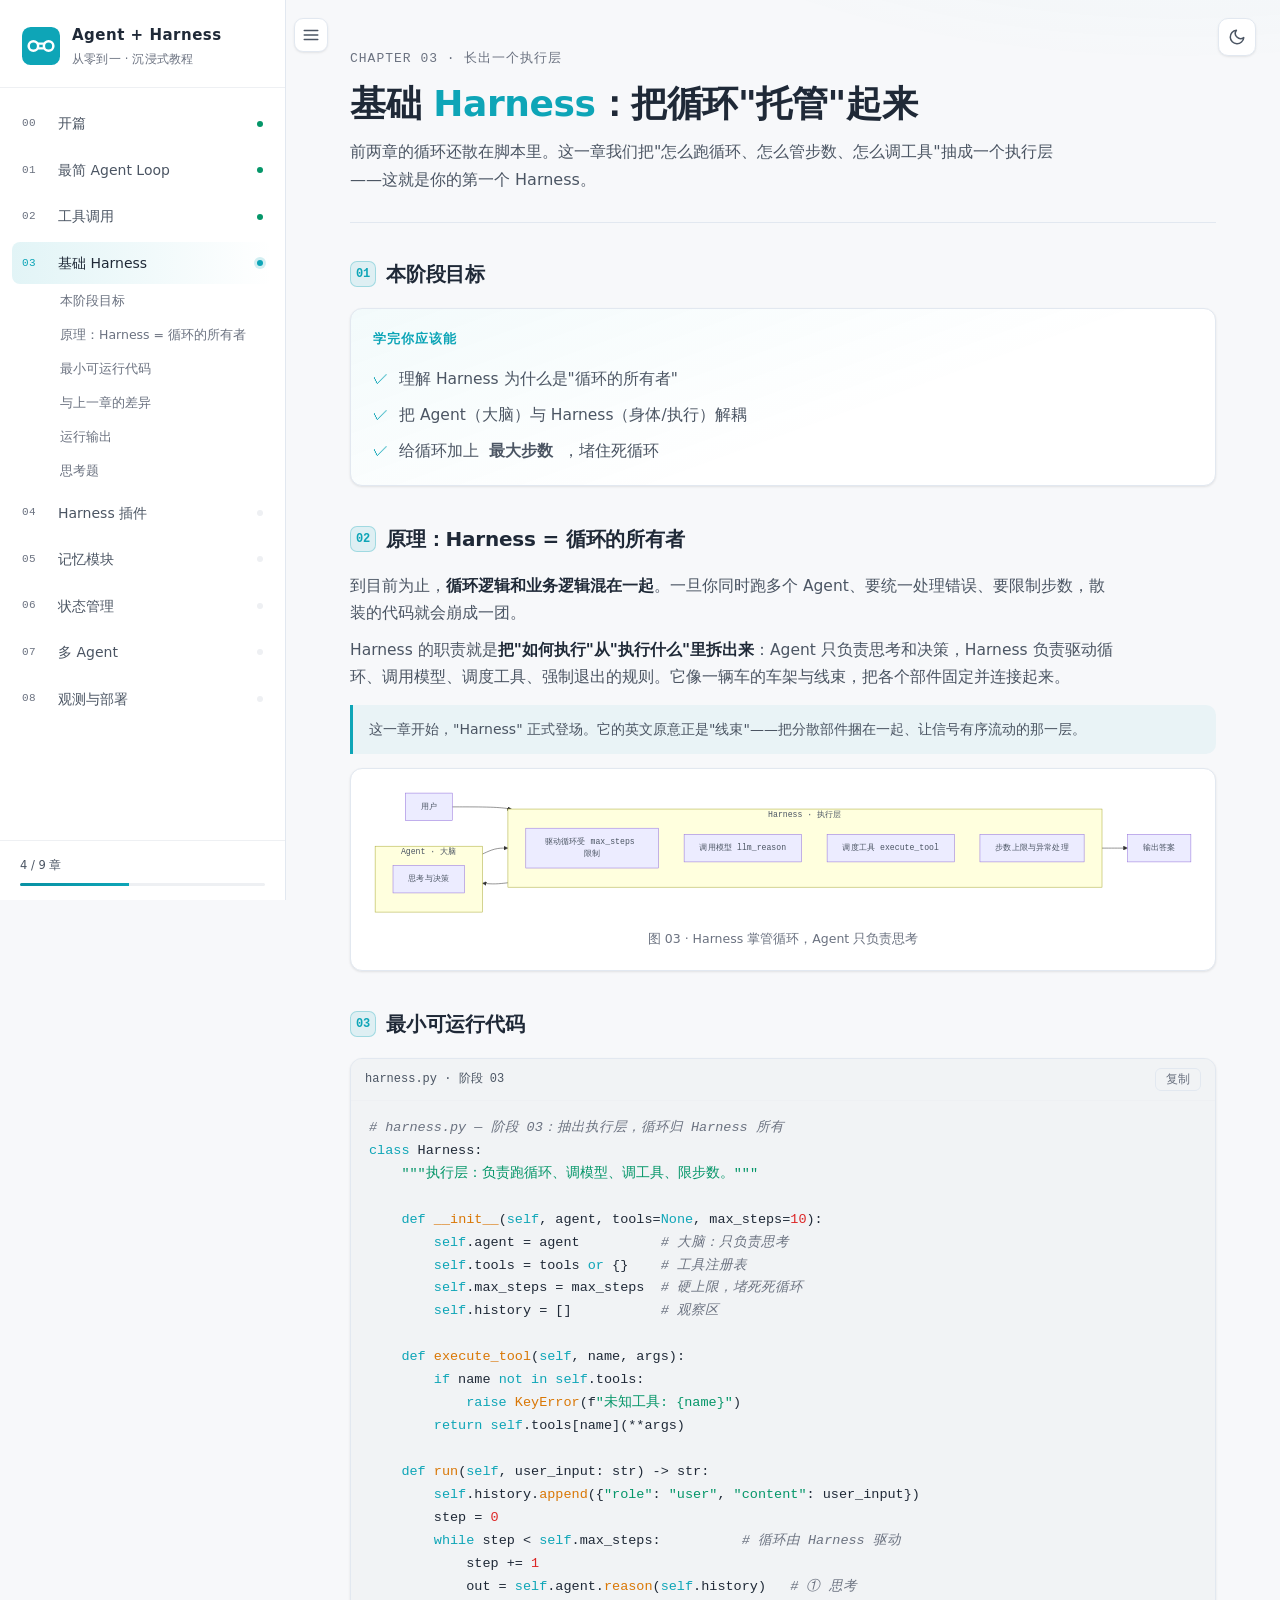
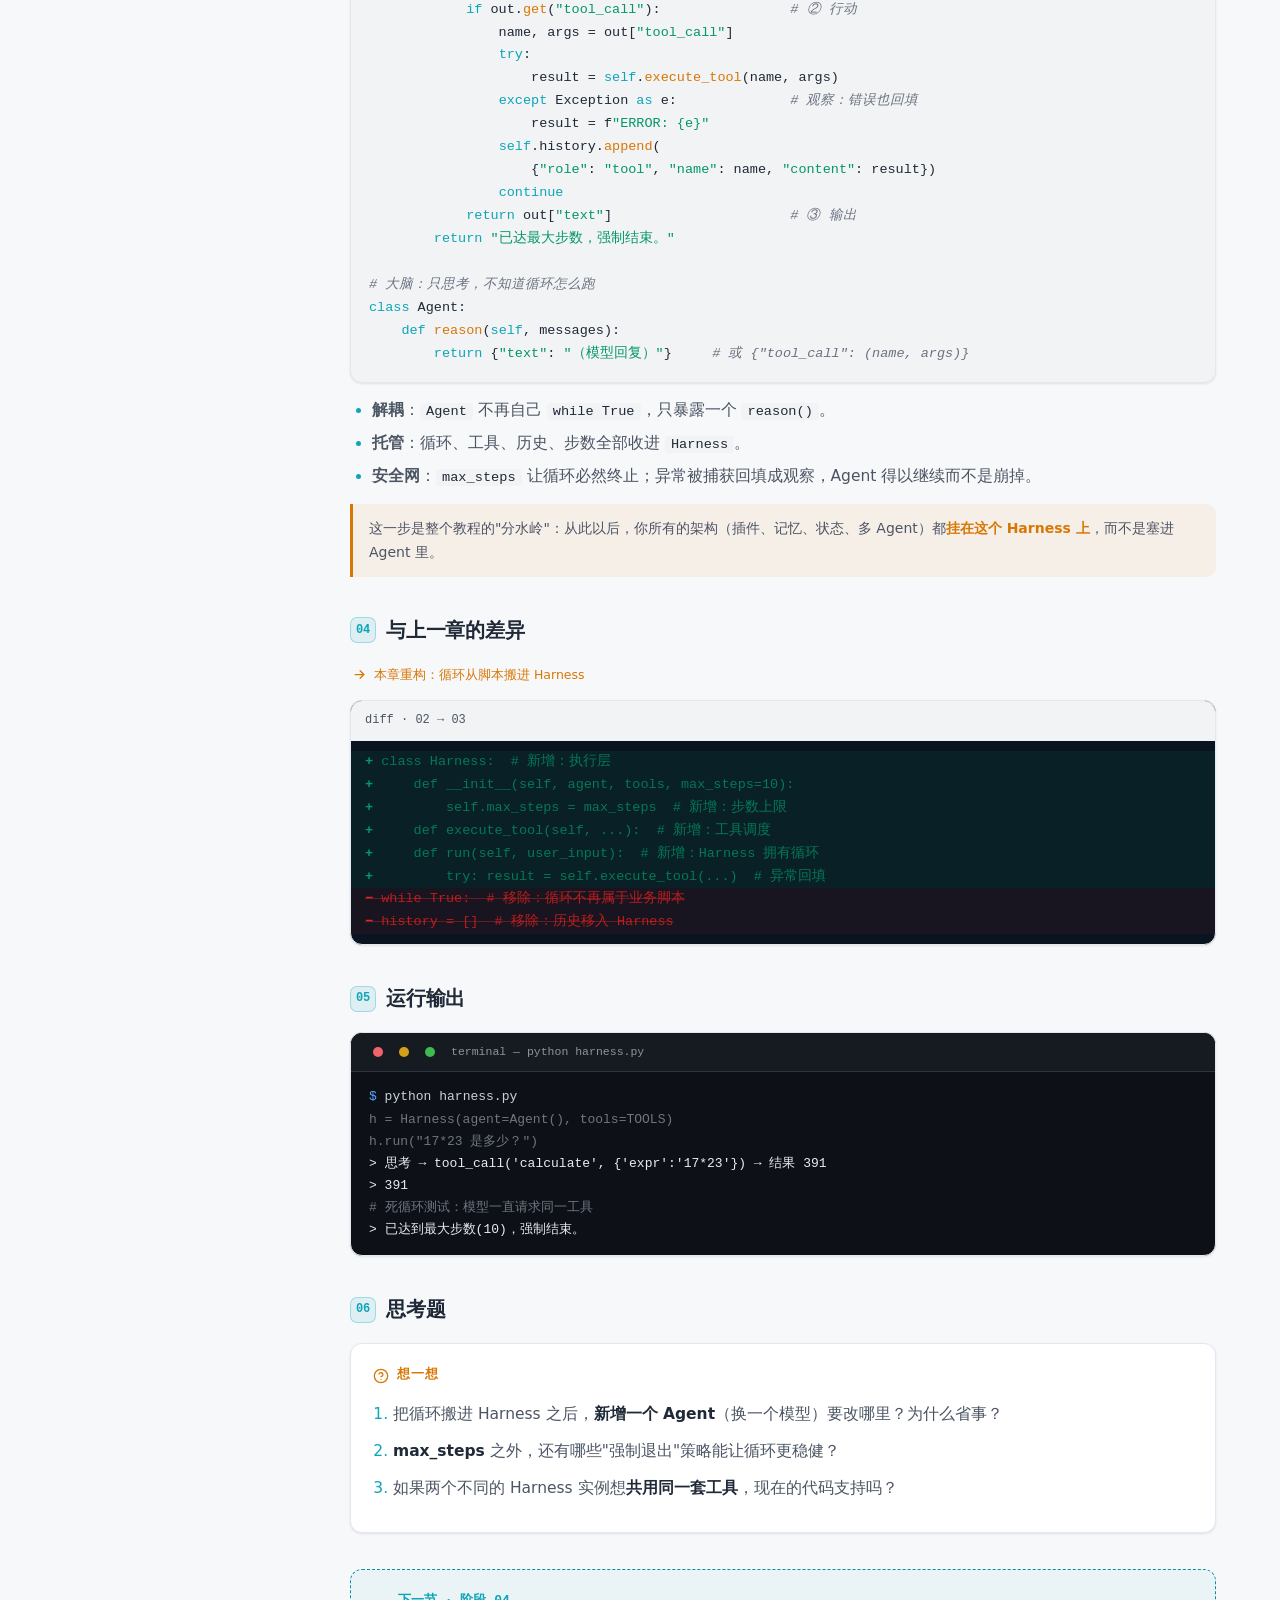
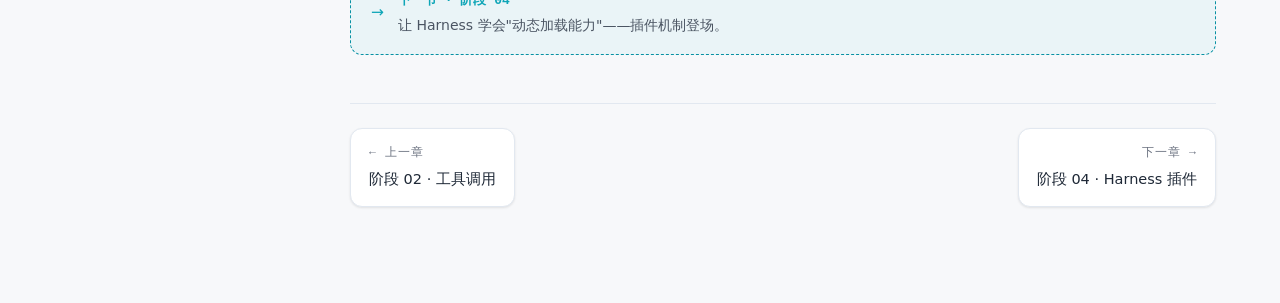
<file: chapter-3.html>
<!DOCTYPE html>
<html lang="zh-CN">
<head>
<meta charset="UTF-8">
<meta name="viewport" content="width=device-width, initial-scale=1.0">
<title>阶段 03 · 基础 Harness · Agent+Harness 教程</title>
<link rel="icon" href="data:image/svg+xml,%3Csvg xmlns='http://www.w3.org/2000/svg' viewBox='0 0 32 32'%3E%3Crect width='32' height='32' rx='7' fill='%230ea5b7'/%3E%3Ccircle cx='10' cy='16' r='4' fill='none' stroke='white' stroke-width='2.4'/%3E%3Ccircle cx='22' cy='16' r='4' fill='none' stroke='white' stroke-width='2.4'/%3E%3Cpath d='M14 14 L18 14 M14 18 L18 18' stroke='white' stroke-width='2.4' stroke-linecap='round'/%3E%3C/svg%3E">
<link rel="preconnect" href="https://miaoda.feishu.cn"><link href="https://miaoda.feishu.cn/fonts/css2?family=Space+Grotesk:wght@400;500;600;700&family=JetBrains+Mono:wght@400;500;600&family=Noto+Sans+SC:wght@400;500;700&display=swap" rel="stylesheet">
<link rel="stylesheet" href="assets/style.css">
</head>
<body data-chapter="3">
<button class="theme-toggle" aria-label="切换主题">
  <svg class="icon-moon" viewBox="0 0 24 24" fill="none" stroke="currentColor" stroke-width="2" stroke-linecap="round" stroke-linejoin="round"><path d="M21 12.79A9 9 0 1 1 11.21 3 7 7 0 0 0 21 12.79z"/></svg>
  <svg class="icon-sun" viewBox="0 0 24 24" fill="none" stroke="currentColor" stroke-width="2" stroke-linecap="round" stroke-linejoin="round"><circle cx="12" cy="12" r="5"/><line x1="12" y1="1" x2="12" y2="3"/><line x1="12" y1="21" x2="12" y2="23"/><line x1="4.22" y1="4.22" x2="5.64" y2="5.64"/><line x1="18.36" y1="18.36" x2="19.78" y2="19.78"/><line x1="1" y1="12" x2="3" y2="12"/><line x1="21" y1="12" x2="23" y2="12"/><line x1="4.22" y1="19.78" x2="5.64" y2="18.36"/><line x1="18.36" y1="5.64" x2="19.78" y2="4.22"/></svg>
</button>
<button id="navToggle" aria-label="切换目录">
  <svg viewBox="0 0 24 24" fill="none" stroke="currentColor" stroke-width="2" stroke-linecap="round" stroke-linejoin="round"><line x1="3" y1="6" x2="21" y2="6"/><line x1="3" y1="12" x2="21" y2="12"/><line x1="3" y1="18" x2="21" y2="18"/></svg>
</button>
<div id="scrim"></div>
<div id="app">
  <aside id="sidebar">
    <a class="brand" href="index.html" style="text-decoration:none;color:inherit">
      <svg class="brand-logo" viewBox="0 0 40 40" fill="none">
        <rect width="40" height="40" rx="9" fill="#0ea5b7"/>
        <circle cx="12" cy="20" r="5" stroke="white" stroke-width="2.6"/>
        <circle cx="28" cy="20" r="5" stroke="white" stroke-width="2.6"/>
        <path d="M17 17.5 L23 17.5 M17 22.5 L23 22.5" stroke="white" stroke-width="2.6" stroke-linecap="round"/>
      </svg>
      <div>
        <div class="brand-name">Agent + Harness</div>
        <div class="brand-sub">从零到一 · 沉浸式教程</div>
      </div>
    </a>
    <nav class="nav-scroll" id="nav"></nav>
    <div class="side-foot">
      <b id="progTxt">0 / 9 章</b>
      <div class="progress-bar"><i id="progFill"></i></div>
    </div>
  </aside>
  <main id="main">
    <section class="stage">
<div class="stage-head">
        <div class="stage-num">CHAPTER 03 · 长出一个执行层</div>
        <h1 class="stage-title">基础 <span class="hl">Harness</span>：把循环"托管"起来</h1>
        <p class="stage-desc">前两章的循环还散在脚本里。这一章我们把"怎么跑循环、怎么管步数、怎么调工具"抽成一个执行层——这就是你的第一个 Harness。</p>
      </div>

      <div class="block">
        <h2><span class="mark">01</span>本阶段目标</h2>
        <div class="goal-card">
          <h3>学完你应该能</h3>
          <ul>
            <li><span class="chk">✓</span>理解 Harness 为什么是"循环的所有者"</li>
            <li><span class="chk">✓</span>把 Agent（大脑）与 Harness（身体/执行）解耦</li>
            <li><span class="chk">✓</span>给循环加上<b>最大步数</b>，堵住死循环</li>
          </ul>
        </div>
      </div>

      <div class="block">
        <h2><span class="mark">02</span>原理：Harness = 循环的所有者</h2>
        <p>到目前为止，<b>循环逻辑和业务逻辑混在一起</b>。一旦你同时跑多个 Agent、要统一处理错误、要限制步数，散装的代码就会崩成一团。</p>
        <p>Harness 的职责就是<b>把"如何执行"从"执行什么"里拆出来</b>：Agent 只负责思考和决策，Harness 负责驱动循环、调用模型、调度工具、强制退出的规则。它像一辆车的车架与线束，把各个部件固定并连接起来。</p>
        <div class="note">这一章开始，"Harness" 正式登场。它的英文原意正是"线束"——把分散部件捆在一起、让信号有序流动的那一层。</div>
        <div class="mermaid-box">
          <pre class="mermaid">
flowchart LR
    subgraph Harness["Harness · 执行层"]
        LOOP["驱动循环<br/>受 max_steps 限制"]
        CALL["调用模型 llm_reason"]
        TOOL["调度工具 execute_tool"]
        MAX["步数上限与异常处理"]
    end
    subgraph Agent["Agent · 大脑"]
        REASON["思考与决策"]
    end
    USER["用户"] --> Harness
    Harness --> Agent
    Agent --> Harness
    Harness --> OUT["输出答案"]
          </pre>
          <div class="mermaid-cap">图 03 · Harness 掌管循环，Agent 只负责思考</div>
        </div>
      </div>

      <div class="block">
        <h2><span class="mark">03</span>最小可运行代码</h2>
        <div class="code-wrap">
          <div class="code-head"><span class="fname">harness.py · 阶段 03</span><button class="copy-btn">复制</button></div>
          <div class="code-body"><pre><code class="lang-py"># harness.py — 阶段 03：抽出执行层，循环归 Harness 所有
class Harness:
    """执行层：负责跑循环、调模型、调工具、限步数。"""

    def __init__(self, agent, tools=None, max_steps=10):
        self.agent = agent          # 大脑：只负责思考
        self.tools = tools or {}    # 工具注册表
        self.max_steps = max_steps  # 硬上限，堵死死循环
        self.history = []           # 观察区

    def execute_tool(self, name, args):
        if name not in self.tools:
            raise KeyError(f"未知工具: {name}")
        return self.tools[name](**args)

    def run(self, user_input: str) -> str:
        self.history.append({"role": "user", "content": user_input})
        step = 0
        while step &lt; self.max_steps:          # 循环由 Harness 驱动
            step += 1
            out = self.agent.reason(self.history)   # ① 思考
            if out.get("tool_call"):                # ② 行动
                name, args = out["tool_call"]
                try:
                    result = self.execute_tool(name, args)
                except Exception as e:              # 观察：错误也回填
                    result = f"ERROR: {e}"
                self.history.append(
                    {"role": "tool", "name": name, "content": result})
                continue
            return out["text"]                      # ③ 输出
        return "已达最大步数，强制结束。"

# 大脑：只思考，不知道循环怎么跑
class Agent:
    def reason(self, messages):
        return {"text": "（模型回复）"}     # 或 {"tool_call": (name, args)}</code></pre></div>
        </div>
        <ul>
          <li><b>解耦</b>：<code class="inline">Agent</code> 不再自己 <code class="inline">while True</code>，只暴露一个 <code class="inline">reason()</code>。</li>
          <li><b>托管</b>：循环、工具、历史、步数全部收进 <code class="inline">Harness</code>。</li>
          <li><b>安全网</b>：<code class="inline">max_steps</code> 让循环必然终止；异常被捕获回填成观察，Agent 得以继续而不是崩掉。</li>
        </ul>
        <div class="note warn">这一步是整个教程的"分水岭"：从此以后，你所有的架构（插件、记忆、状态、多 Agent）都<b>挂在这个 Harness 上</b>，而不是塞进 Agent 里。</div>
      </div>

      <div class="block">
        <h2><span class="mark">04</span>与上一章的差异</h2>
        <div class="diff-cap"><svg viewBox="0 0 24 24" fill="none" stroke="currentColor" stroke-width="2"><path d="M5 12h14M13 6l6 6-6 6" stroke-linecap="round" stroke-linejoin="round"/></svg>本章重构：循环从脚本搬进 Harness</div>
        <div class="code-wrap" style="background:#0a1420">
          <div class="code-head"><span class="fname">diff · 02 → 03</span></div>
          <div class="code-body" style="padding:10px 0">
            <span class="diff-line add">class Harness:  # 新增：执行层</span>
            <span class="diff-line add">    def __init__(self, agent, tools, max_steps=10):</span>
            <span class="diff-line add">        self.max_steps = max_steps  # 新增：步数上限</span>
            <span class="diff-line add">    def execute_tool(self, ...):  # 新增：工具调度</span>
            <span class="diff-line add">    def run(self, user_input):  # 新增：Harness 拥有循环</span>
            <span class="diff-line add">        try: result = self.execute_tool(...)  # 异常回填</span>
            <span class="diff-line del">while True:  # 移除：循环不再属于业务脚本</span>
            <span class="diff-line del">history = []  # 移除：历史移入 Harness</span>
          </div>
        </div>
      </div>

      <div class="block">
        <h2><span class="mark">05</span>运行输出</h2>
        <div class="term">
          <div class="term-head"><span class="tb"></span><span class="tb"></span><span class="tb"></span><span>terminal — python harness.py</span></div>
          <div class="term-body"><span class="prompt">$</span> python harness.py
<span class="dim">h = Harness(agent=Agent(), tools=TOOLS)</span>
<span class="dim">h.run("17*23 是多少？")</span>
<span class="in">&gt; 思考 → tool_call('calculate', {'expr':'17*23'}) → 结果 391</span>
<span class="in">&gt; 391</span>
<span class="dim"># 死循环测试：模型一直请求同一工具</span>
<span class="in">&gt; 已达到最大步数(10)，强制结束。</span></div>
        </div>
      </div>

      <div class="block">
        <h2><span class="mark">06</span>思考题</h2>
        <div class="quiz">
          <h3><svg viewBox="0 0 24 24" fill="none" stroke="currentColor" stroke-width="2" stroke-linecap="round" stroke-linejoin="round"><circle cx="12" cy="12" r="10"/><path d="M9.1 9a3 3 0 0 1 5.8 1c0 2-3 3-3 3"/><line x1="12" y1="17" x2="12.01" y2="17"/></svg>想一想</h3>
          <ol>
            <li>把循环搬进 Harness 之后，<b>新增一个 Agent</b>（换一个模型）要改哪里？为什么省事？</li>
            <li><b>max_steps</b> 之外，还有哪些"强制退出"策略能让循环更稳健？</li>
            <li>如果两个不同的 Harness 实例想<b>共用同一套工具</b>，现在的代码支持吗？</li>
          </ol>
        </div>
      </div>

      <div class="preview">
        <span class="arr">→</span>
        <div><b>下一节 · 阶段 04</b><p>让 Harness 学会"动态加载能力"——插件机制登场。</p></div>
      </div>
    <div class="stage-foot">
      <a class="page-btn prev" href="chapter-2.html"><span class="lab">← 上一章</span><span class="tt">阶段 02 · 工具调用</span></a>
      <a class="page-btn next" href="chapter-4.html"><span class="lab">下一章 →</span><span class="tt">阶段 04 · Harness 插件</span></a>
    </div>
    </section>

  </main>
</div>
<script src="assets/mermaid.min.js"></script>
<script src="assets/app.js"></script>
</body>
</html>
</file>
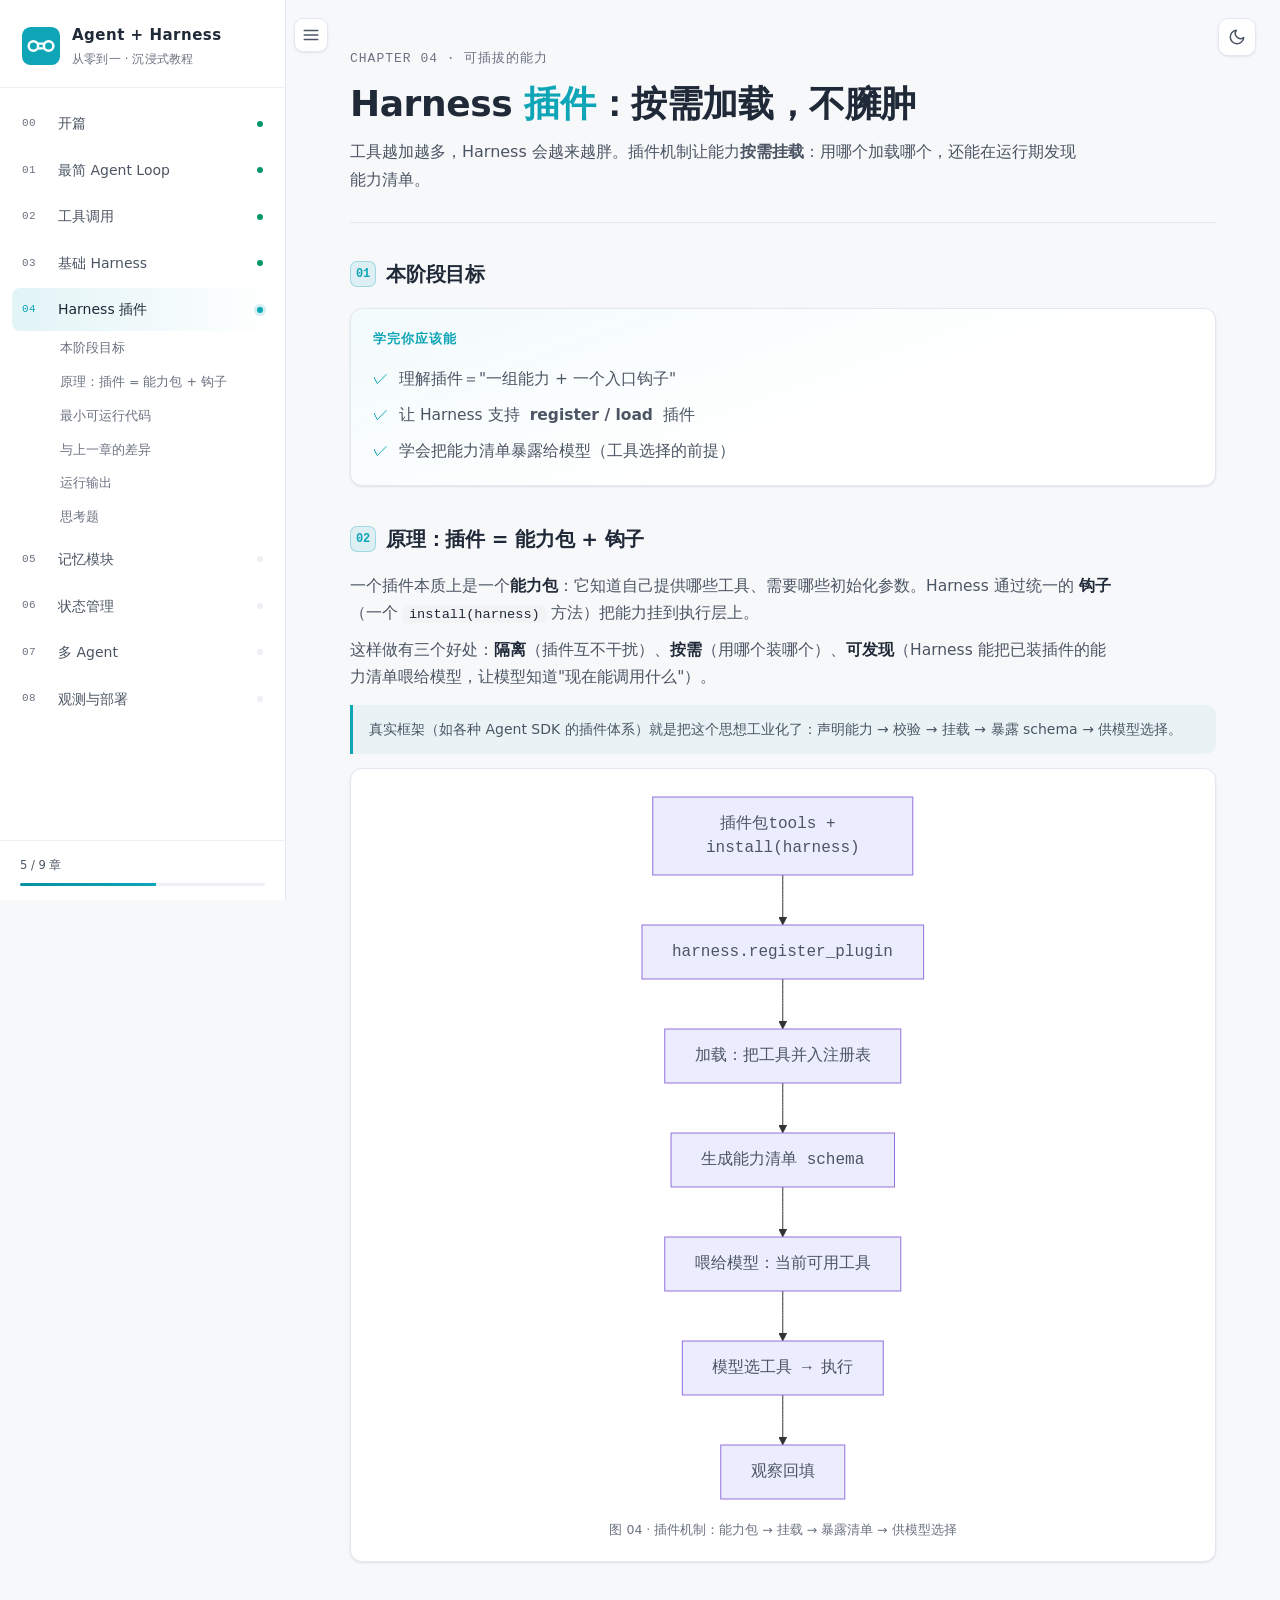
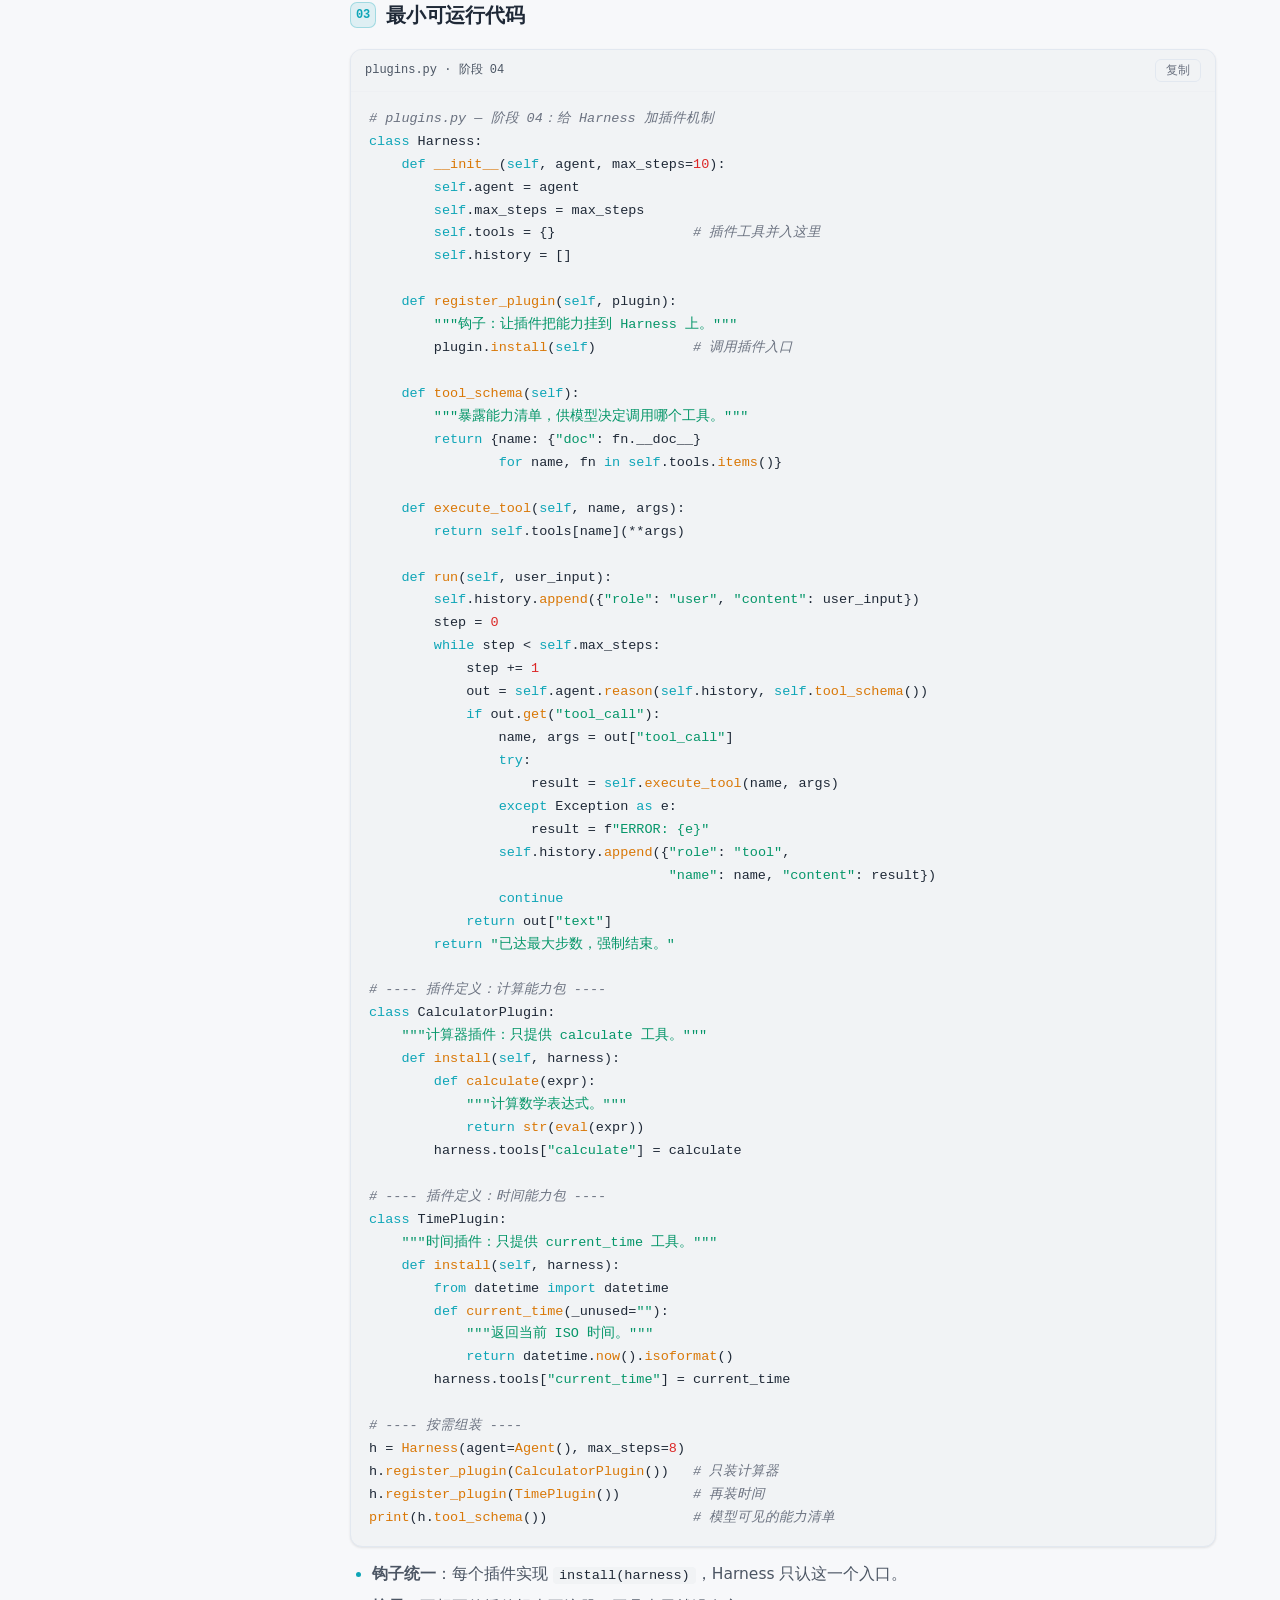
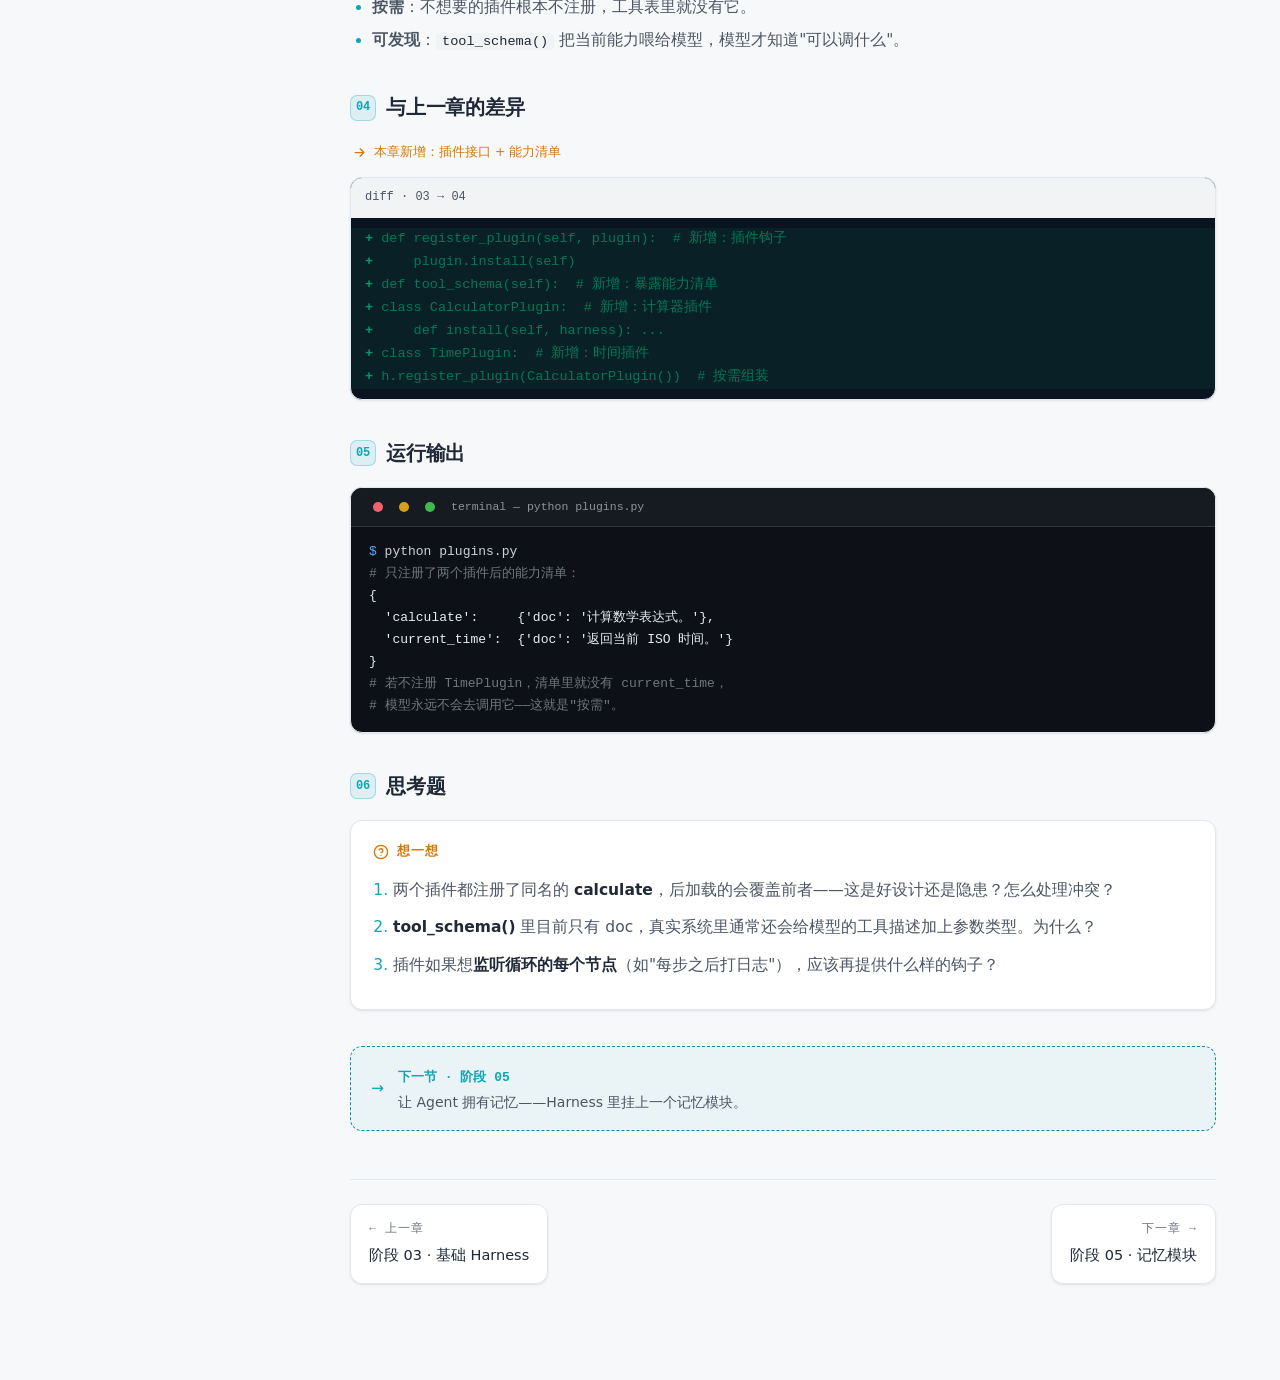
<file: chapter-4.html>
<!DOCTYPE html>
<html lang="zh-CN">
<head>
<meta charset="UTF-8">
<meta name="viewport" content="width=device-width, initial-scale=1.0">
<title>阶段 04 · Harness 插件 · Agent+Harness 教程</title>
<link rel="icon" href="data:image/svg+xml,%3Csvg xmlns='http://www.w3.org/2000/svg' viewBox='0 0 32 32'%3E%3Crect width='32' height='32' rx='7' fill='%230ea5b7'/%3E%3Ccircle cx='10' cy='16' r='4' fill='none' stroke='white' stroke-width='2.4'/%3E%3Ccircle cx='22' cy='16' r='4' fill='none' stroke='white' stroke-width='2.4'/%3E%3Cpath d='M14 14 L18 14 M14 18 L18 18' stroke='white' stroke-width='2.4' stroke-linecap='round'/%3E%3C/svg%3E">
<link rel="preconnect" href="https://miaoda.feishu.cn"><link href="https://miaoda.feishu.cn/fonts/css2?family=Space+Grotesk:wght@400;500;600;700&family=JetBrains+Mono:wght@400;500;600&family=Noto+Sans+SC:wght@400;500;700&display=swap" rel="stylesheet">
<link rel="stylesheet" href="assets/style.css">
</head>
<body data-chapter="4">
<button class="theme-toggle" aria-label="切换主题">
  <svg class="icon-moon" viewBox="0 0 24 24" fill="none" stroke="currentColor" stroke-width="2" stroke-linecap="round" stroke-linejoin="round"><path d="M21 12.79A9 9 0 1 1 11.21 3 7 7 0 0 0 21 12.79z"/></svg>
  <svg class="icon-sun" viewBox="0 0 24 24" fill="none" stroke="currentColor" stroke-width="2" stroke-linecap="round" stroke-linejoin="round"><circle cx="12" cy="12" r="5"/><line x1="12" y1="1" x2="12" y2="3"/><line x1="12" y1="21" x2="12" y2="23"/><line x1="4.22" y1="4.22" x2="5.64" y2="5.64"/><line x1="18.36" y1="18.36" x2="19.78" y2="19.78"/><line x1="1" y1="12" x2="3" y2="12"/><line x1="21" y1="12" x2="23" y2="12"/><line x1="4.22" y1="19.78" x2="5.64" y2="18.36"/><line x1="18.36" y1="5.64" x2="19.78" y2="4.22"/></svg>
</button>
<button id="navToggle" aria-label="切换目录">
  <svg viewBox="0 0 24 24" fill="none" stroke="currentColor" stroke-width="2" stroke-linecap="round" stroke-linejoin="round"><line x1="3" y1="6" x2="21" y2="6"/><line x1="3" y1="12" x2="21" y2="12"/><line x1="3" y1="18" x2="21" y2="18"/></svg>
</button>
<div id="scrim"></div>
<div id="app">
  <aside id="sidebar">
    <a class="brand" href="index.html" style="text-decoration:none;color:inherit">
      <svg class="brand-logo" viewBox="0 0 40 40" fill="none">
        <rect width="40" height="40" rx="9" fill="#0ea5b7"/>
        <circle cx="12" cy="20" r="5" stroke="white" stroke-width="2.6"/>
        <circle cx="28" cy="20" r="5" stroke="white" stroke-width="2.6"/>
        <path d="M17 17.5 L23 17.5 M17 22.5 L23 22.5" stroke="white" stroke-width="2.6" stroke-linecap="round"/>
      </svg>
      <div>
        <div class="brand-name">Agent + Harness</div>
        <div class="brand-sub">从零到一 · 沉浸式教程</div>
      </div>
    </a>
    <nav class="nav-scroll" id="nav"></nav>
    <div class="side-foot">
      <b id="progTxt">0 / 9 章</b>
      <div class="progress-bar"><i id="progFill"></i></div>
    </div>
  </aside>
  <main id="main">
    <section class="stage">
<div class="stage-head">
        <div class="stage-num">CHAPTER 04 · 可插拔的能力</div>
        <h1 class="stage-title">Harness <span class="hl">插件</span>：按需加载，不臃肿</h1>
        <p class="stage-desc">工具越加越多，Harness 会越来越胖。插件机制让能力<b>按需挂载</b>：用哪个加载哪个，还能在运行期发现能力清单。</p>
      </div>

      <div class="block">
        <h2><span class="mark">01</span>本阶段目标</h2>
        <div class="goal-card">
          <h3>学完你应该能</h3>
          <ul>
            <li><span class="chk">✓</span>理解插件＝"一组能力 + 一个入口钩子"</li>
            <li><span class="chk">✓</span>让 Harness 支持 <b>register / load</b> 插件</li>
            <li><span class="chk">✓</span>学会把能力清单暴露给模型（工具选择的前提）</li>
          </ul>
        </div>
      </div>

      <div class="block">
        <h2><span class="mark">02</span>原理：插件 = 能力包 + 钩子</h2>
        <p>一个插件本质上是一个<b>能力包</b>：它知道自己提供哪些工具、需要哪些初始化参数。Harness 通过统一的 <b>钩子</b>（一个 <code class="inline">install(harness)</code> 方法）把能力挂到执行层上。</p>
        <p>这样做有三个好处：<b>隔离</b>（插件互不干扰）、<b>按需</b>（用哪个装哪个）、<b>可发现</b>（Harness 能把已装插件的能力清单喂给模型，让模型知道"现在能调用什么"）。</p>
        <div class="note">真实框架（如各种 Agent SDK 的插件体系）就是把这个思想工业化了：声明能力 → 校验 → 挂载 → 暴露 schema → 供模型选择。</div>
        <div class="mermaid-box">
          <pre class="mermaid">
flowchart TD
    PLUGIN["插件包<br/>tools + install(harness)"] --> REG["harness.register_plugin"]
    REG --> LOAD["加载：把工具并入注册表"]
    LOAD --> SPEC["生成能力清单 schema"]
    SPEC --> LLM["喂给模型：当前可用工具"]
    LLM --> CALL["模型选工具 → 执行"]
    CALL --> OBS["观察回填"]
          </pre>
          <div class="mermaid-cap">图 04 · 插件机制：能力包 → 挂载 → 暴露清单 → 供模型选择</div>
        </div>
      </div>

      <div class="block">
        <h2><span class="mark">03</span>最小可运行代码</h2>
        <div class="code-wrap">
          <div class="code-head"><span class="fname">plugins.py · 阶段 04</span><button class="copy-btn">复制</button></div>
          <div class="code-body"><pre><code class="lang-py"># plugins.py — 阶段 04：给 Harness 加插件机制
class Harness:
    def __init__(self, agent, max_steps=10):
        self.agent = agent
        self.max_steps = max_steps
        self.tools = {}                 # 插件工具并入这里
        self.history = []

    def register_plugin(self, plugin):
        """钩子：让插件把能力挂到 Harness 上。"""
        plugin.install(self)            # 调用插件入口

    def tool_schema(self):
        """暴露能力清单，供模型决定调用哪个工具。"""
        return {name: {"doc": fn.__doc__}
                for name, fn in self.tools.items()}

    def execute_tool(self, name, args):
        return self.tools[name](**args)

    def run(self, user_input):
        self.history.append({"role": "user", "content": user_input})
        step = 0
        while step &lt; self.max_steps:
            step += 1
            out = self.agent.reason(self.history, self.tool_schema())
            if out.get("tool_call"):
                name, args = out["tool_call"]
                try:
                    result = self.execute_tool(name, args)
                except Exception as e:
                    result = f"ERROR: {e}"
                self.history.append({"role": "tool",
                                     "name": name, "content": result})
                continue
            return out["text"]
        return "已达最大步数，强制结束。"

# ---- 插件定义：计算能力包 ----
class CalculatorPlugin:
    """计算器插件：只提供 calculate 工具。"""
    def install(self, harness):
        def calculate(expr):
            """计算数学表达式。"""
            return str(eval(expr))
        harness.tools["calculate"] = calculate

# ---- 插件定义：时间能力包 ----
class TimePlugin:
    """时间插件：只提供 current_time 工具。"""
    def install(self, harness):
        from datetime import datetime
        def current_time(_unused=""):
            """返回当前 ISO 时间。"""
            return datetime.now().isoformat()
        harness.tools["current_time"] = current_time

# ---- 按需组装 ----
h = Harness(agent=Agent(), max_steps=8)
h.register_plugin(CalculatorPlugin())   # 只装计算器
h.register_plugin(TimePlugin())         # 再装时间
print(h.tool_schema())                  # 模型可见的能力清单</code></pre></div>
        </div>
        <ul>
          <li><b>钩子统一</b>：每个插件实现 <code class="inline">install(harness)</code>，Harness 只认这一个入口。</li>
          <li><b>按需</b>：不想要的插件根本不注册，工具表里就没有它。</li>
          <li><b>可发现</b>：<code class="inline">tool_schema()</code> 把当前能力喂给模型，模型才知道"可以调什么"。</li>
        </ul>
      </div>

      <div class="block">
        <h2><span class="mark">04</span>与上一章的差异</h2>
        <div class="diff-cap"><svg viewBox="0 0 24 24" fill="none" stroke="currentColor" stroke-width="2"><path d="M5 12h14M13 6l6 6-6 6" stroke-linecap="round" stroke-linejoin="round"/></svg>本章新增：插件接口 + 能力清单</div>
        <div class="code-wrap" style="background:#0a1420">
          <div class="code-head"><span class="fname">diff · 03 → 04</span></div>
          <div class="code-body" style="padding:10px 0">
            <span class="diff-line add">def register_plugin(self, plugin):  # 新增：插件钩子</span>
            <span class="diff-line add">    plugin.install(self)</span>
            <span class="diff-line add">def tool_schema(self):  # 新增：暴露能力清单</span>
            <span class="diff-line add">class CalculatorPlugin:  # 新增：计算器插件</span>
            <span class="diff-line add">    def install(self, harness): ...</span>
            <span class="diff-line add">class TimePlugin:  # 新增：时间插件</span>
            <span class="diff-line add">h.register_plugin(CalculatorPlugin())  # 按需组装</span>
          </div>
        </div>
      </div>

      <div class="block">
        <h2><span class="mark">05</span>运行输出</h2>
        <div class="term">
          <div class="term-head"><span class="tb"></span><span class="tb"></span><span class="tb"></span><span>terminal — python plugins.py</span></div>
          <div class="term-body"><span class="prompt">$</span> python plugins.py
<span class="dim"># 只注册了两个插件后的能力清单：</span>
<span class="in">{
  'calculate':     {'doc': '计算数学表达式。'},
  'current_time':  {'doc': '返回当前 ISO 时间。'}
}</span>
<span class="dim"># 若不注册 TimePlugin，清单里就没有 current_time，</span>
<span class="dim"># 模型永远不会去调用它——这就是"按需"。</span></div>
        </div>
      </div>

      <div class="block">
        <h2><span class="mark">06</span>思考题</h2>
        <div class="quiz">
          <h3><svg viewBox="0 0 24 24" fill="none" stroke="currentColor" stroke-width="2" stroke-linecap="round" stroke-linejoin="round"><circle cx="12" cy="12" r="10"/><path d="M9.1 9a3 3 0 0 1 5.8 1c0 2-3 3-3 3"/><line x1="12" y1="17" x2="12.01" y2="17"/></svg>想一想</h3>
          <ol>
            <li>两个插件都注册了同名的 <b>calculate</b>，后加载的会覆盖前者——这是好设计还是隐患？怎么处理冲突？</li>
            <li><b>tool_schema()</b> 里目前只有 doc，真实系统里通常还会给模型的工具描述加上参数类型。为什么？</li>
            <li>插件如果想<b>监听循环的每个节点</b>（如"每步之后打日志"），应该再提供什么样的钩子？</li>
          </ol>
        </div>
      </div>

      <div class="preview">
        <span class="arr">→</span>
        <div><b>下一节 · 阶段 05</b><p>让 Agent 拥有记忆——Harness 里挂上一个记忆模块。</p></div>
      </div>
    <div class="stage-foot">
      <a class="page-btn prev" href="chapter-3.html"><span class="lab">← 上一章</span><span class="tt">阶段 03 · 基础 Harness</span></a>
      <a class="page-btn next" href="chapter-5.html"><span class="lab">下一章 →</span><span class="tt">阶段 05 · 记忆模块</span></a>
    </div>
    </section>

  </main>
</div>
<script src="assets/mermaid.min.js"></script>
<script src="assets/app.js"></script>
</body>
</html>
</file>
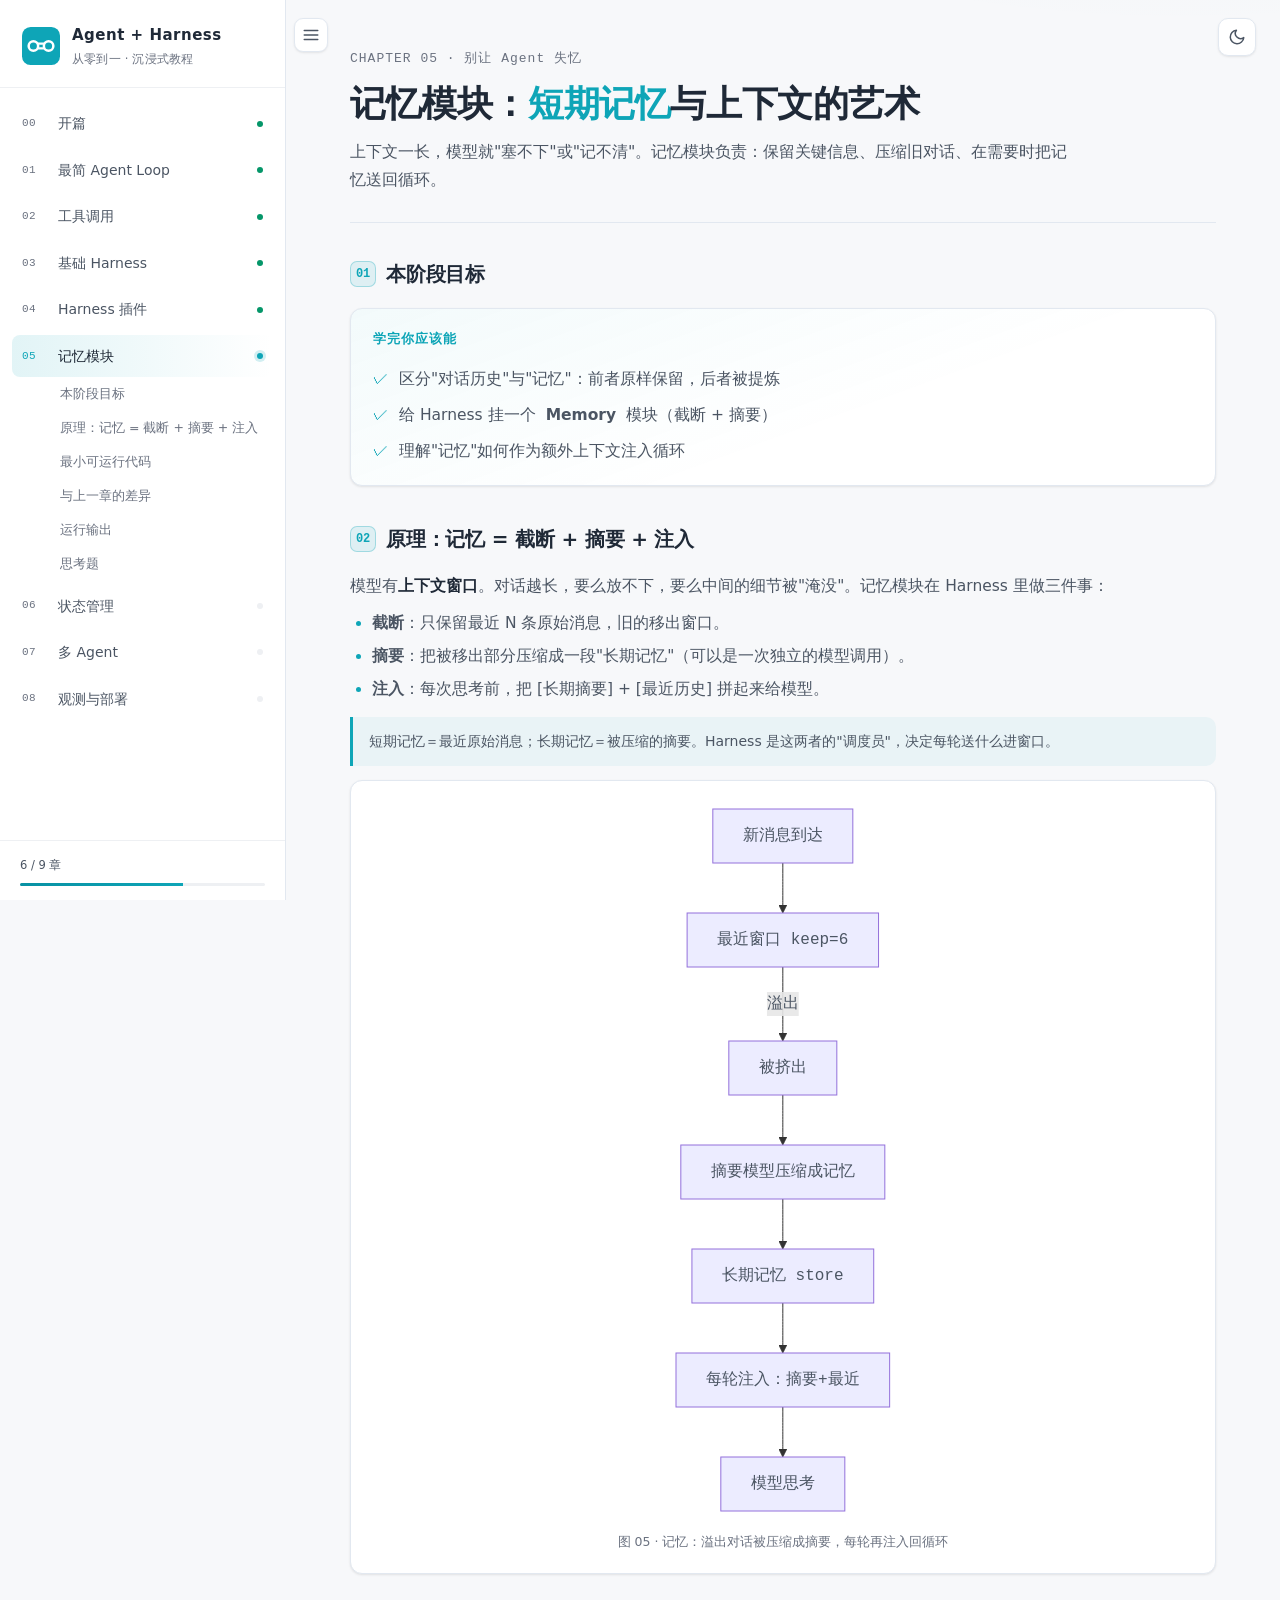
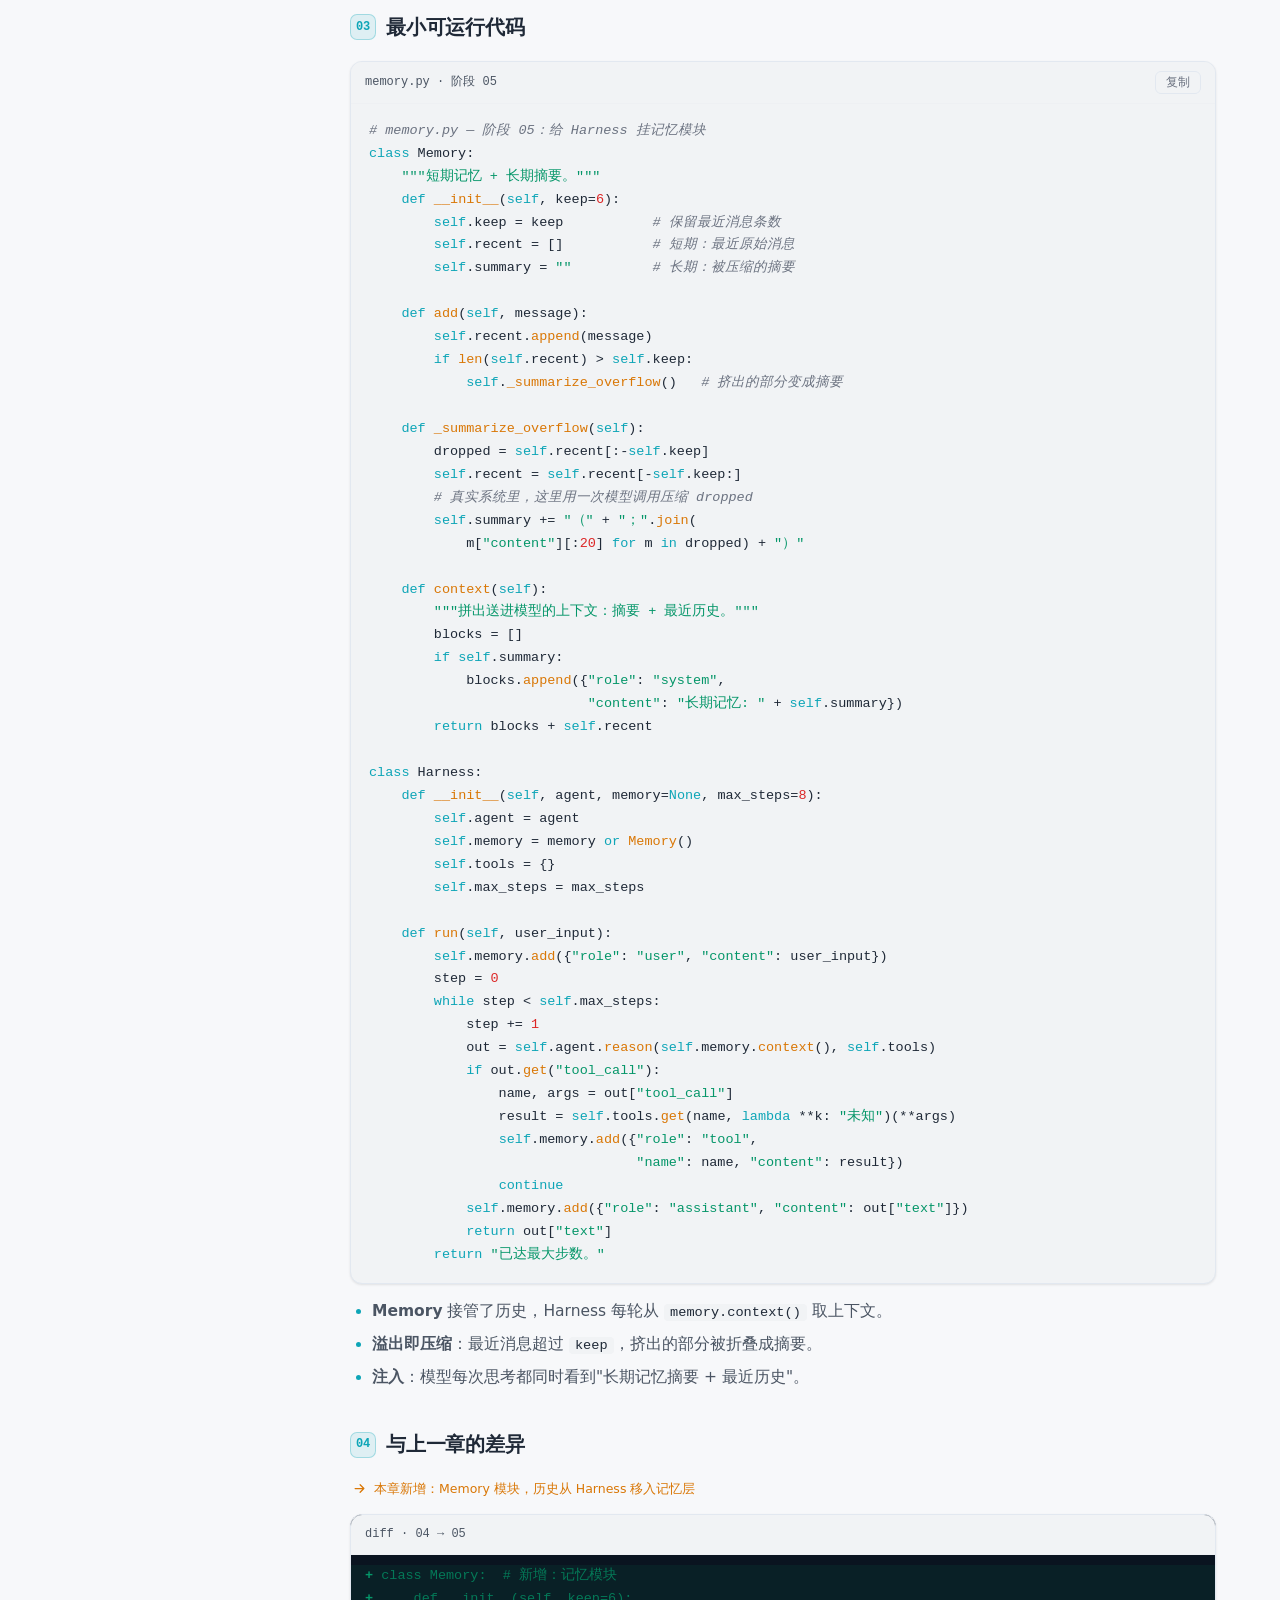
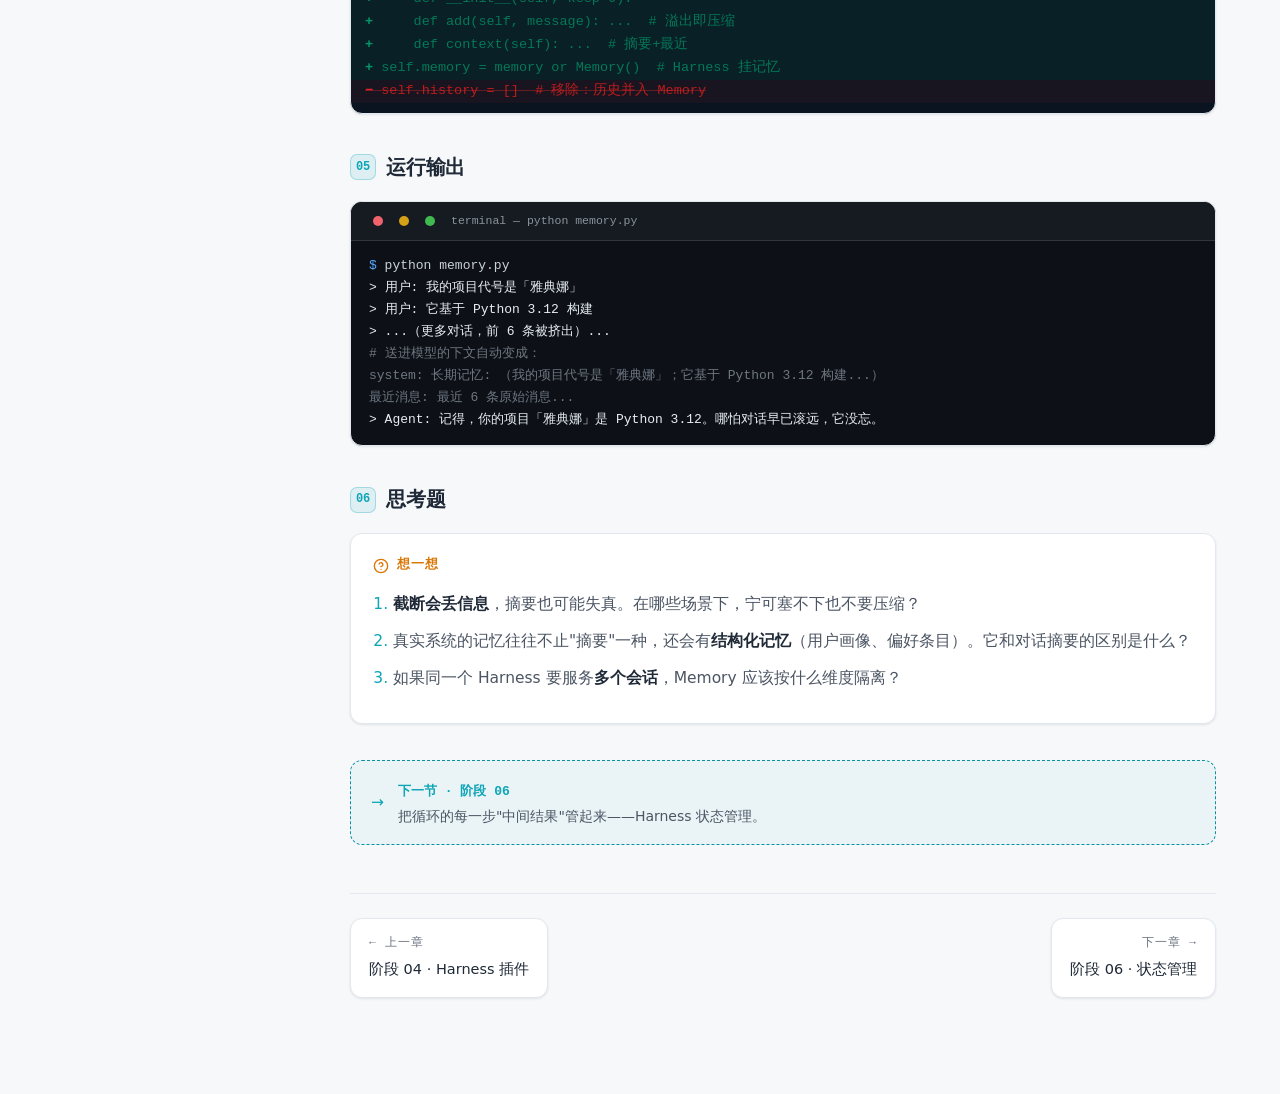
<file: chapter-5.html>
<!DOCTYPE html>
<html lang="zh-CN">
<head>
<meta charset="UTF-8">
<meta name="viewport" content="width=device-width, initial-scale=1.0">
<title>阶段 05 · 记忆模块 · Agent+Harness 教程</title>
<link rel="icon" href="data:image/svg+xml,%3Csvg xmlns='http://www.w3.org/2000/svg' viewBox='0 0 32 32'%3E%3Crect width='32' height='32' rx='7' fill='%230ea5b7'/%3E%3Ccircle cx='10' cy='16' r='4' fill='none' stroke='white' stroke-width='2.4'/%3E%3Ccircle cx='22' cy='16' r='4' fill='none' stroke='white' stroke-width='2.4'/%3E%3Cpath d='M14 14 L18 14 M14 18 L18 18' stroke='white' stroke-width='2.4' stroke-linecap='round'/%3E%3C/svg%3E">
<link rel="preconnect" href="https://miaoda.feishu.cn"><link href="https://miaoda.feishu.cn/fonts/css2?family=Space+Grotesk:wght@400;500;600;700&family=JetBrains+Mono:wght@400;500;600&family=Noto+Sans+SC:wght@400;500;700&display=swap" rel="stylesheet">
<link rel="stylesheet" href="assets/style.css">
</head>
<body data-chapter="5">
<button class="theme-toggle" aria-label="切换主题">
  <svg class="icon-moon" viewBox="0 0 24 24" fill="none" stroke="currentColor" stroke-width="2" stroke-linecap="round" stroke-linejoin="round"><path d="M21 12.79A9 9 0 1 1 11.21 3 7 7 0 0 0 21 12.79z"/></svg>
  <svg class="icon-sun" viewBox="0 0 24 24" fill="none" stroke="currentColor" stroke-width="2" stroke-linecap="round" stroke-linejoin="round"><circle cx="12" cy="12" r="5"/><line x1="12" y1="1" x2="12" y2="3"/><line x1="12" y1="21" x2="12" y2="23"/><line x1="4.22" y1="4.22" x2="5.64" y2="5.64"/><line x1="18.36" y1="18.36" x2="19.78" y2="19.78"/><line x1="1" y1="12" x2="3" y2="12"/><line x1="21" y1="12" x2="23" y2="12"/><line x1="4.22" y1="19.78" x2="5.64" y2="18.36"/><line x1="18.36" y1="5.64" x2="19.78" y2="4.22"/></svg>
</button>
<button id="navToggle" aria-label="切换目录">
  <svg viewBox="0 0 24 24" fill="none" stroke="currentColor" stroke-width="2" stroke-linecap="round" stroke-linejoin="round"><line x1="3" y1="6" x2="21" y2="6"/><line x1="3" y1="12" x2="21" y2="12"/><line x1="3" y1="18" x2="21" y2="18"/></svg>
</button>
<div id="scrim"></div>
<div id="app">
  <aside id="sidebar">
    <a class="brand" href="index.html" style="text-decoration:none;color:inherit">
      <svg class="brand-logo" viewBox="0 0 40 40" fill="none">
        <rect width="40" height="40" rx="9" fill="#0ea5b7"/>
        <circle cx="12" cy="20" r="5" stroke="white" stroke-width="2.6"/>
        <circle cx="28" cy="20" r="5" stroke="white" stroke-width="2.6"/>
        <path d="M17 17.5 L23 17.5 M17 22.5 L23 22.5" stroke="white" stroke-width="2.6" stroke-linecap="round"/>
      </svg>
      <div>
        <div class="brand-name">Agent + Harness</div>
        <div class="brand-sub">从零到一 · 沉浸式教程</div>
      </div>
    </a>
    <nav class="nav-scroll" id="nav"></nav>
    <div class="side-foot">
      <b id="progTxt">0 / 9 章</b>
      <div class="progress-bar"><i id="progFill"></i></div>
    </div>
  </aside>
  <main id="main">
    <section class="stage">
<div class="stage-head">
        <div class="stage-num">CHAPTER 05 · 别让 Agent 失忆</div>
        <h1 class="stage-title">记忆模块：<span class="hl">短期记忆</span>与上下文的艺术</h1>
        <p class="stage-desc">上下文一长，模型就"塞不下"或"记不清"。记忆模块负责：保留关键信息、压缩旧对话、在需要时把记忆送回循环。</p>
      </div>

      <div class="block">
        <h2><span class="mark">01</span>本阶段目标</h2>
        <div class="goal-card">
          <h3>学完你应该能</h3>
          <ul>
            <li><span class="chk">✓</span>区分"对话历史"与"记忆"：前者原样保留，后者被提炼</li>
            <li><span class="chk">✓</span>给 Harness 挂一个 <b>Memory</b> 模块（截断 + 摘要）</li>
            <li><span class="chk">✓</span>理解"记忆"如何作为额外上下文注入循环</li>
          </ul>
        </div>
      </div>

      <div class="block">
        <h2><span class="mark">02</span>原理：记忆 = 截断 + 摘要 + 注入</h2>
        <p>模型有<b>上下文窗口</b>。对话越长，要么放不下，要么中间的细节被"淹没"。记忆模块在 Harness 里做三件事：</p>
        <ul>
          <li><b>截断</b>：只保留最近 N 条原始消息，旧的移出窗口。</li>
          <li><b>摘要</b>：把被移出部分压缩成一段"长期记忆"（可以是一次独立的模型调用）。</li>
          <li><b>注入</b>：每次思考前，把 [长期摘要] + [最近历史] 拼起来给模型。</li>
        </ul>
        <div class="note">短期记忆＝最近原始消息；长期记忆＝被压缩的摘要。Harness 是这两者的"调度员"，决定每轮送什么进窗口。</div>
        <div class="mermaid-box">
          <pre class="mermaid">
flowchart TD
    NEW["新消息到达"] --> WINDOW["最近窗口 keep=6"]
    WINDOW -- 溢出 --> OLD["被挤出"]
    OLD --> SUM["摘要模型压缩成记忆"]
    SUM --> MEM["长期记忆 store"]
    MEM --> INJ["每轮注入：摘要+最近"]
    INJ --> LLM["模型思考"]
          </pre>
          <div class="mermaid-cap">图 05 · 记忆：溢出对话被压缩成摘要，每轮再注入回循环</div>
        </div>
      </div>

      <div class="block">
        <h2><span class="mark">03</span>最小可运行代码</h2>
        <div class="code-wrap">
          <div class="code-head"><span class="fname">memory.py · 阶段 05</span><button class="copy-btn">复制</button></div>
          <div class="code-body"><pre><code class="lang-py"># memory.py — 阶段 05：给 Harness 挂记忆模块
class Memory:
    """短期记忆 + 长期摘要。"""
    def __init__(self, keep=6):
        self.keep = keep           # 保留最近消息条数
        self.recent = []           # 短期：最近原始消息
        self.summary = ""          # 长期：被压缩的摘要

    def add(self, message):
        self.recent.append(message)
        if len(self.recent) &gt; self.keep:
            self._summarize_overflow()   # 挤出的部分变成摘要

    def _summarize_overflow(self):
        dropped = self.recent[:-self.keep]
        self.recent = self.recent[-self.keep:]
        # 真实系统里，这里用一次模型调用压缩 dropped
        self.summary += "（" + "；".join(
            m["content"][:20] for m in dropped) + "）"

    def context(self):
        """拼出送进模型的上下文：摘要 + 最近历史。"""
        blocks = []
        if self.summary:
            blocks.append({"role": "system",
                           "content": "长期记忆: " + self.summary})
        return blocks + self.recent

class Harness:
    def __init__(self, agent, memory=None, max_steps=8):
        self.agent = agent
        self.memory = memory or Memory()
        self.tools = {}
        self.max_steps = max_steps

    def run(self, user_input):
        self.memory.add({"role": "user", "content": user_input})
        step = 0
        while step &lt; self.max_steps:
            step += 1
            out = self.agent.reason(self.memory.context(), self.tools)
            if out.get("tool_call"):
                name, args = out["tool_call"]
                result = self.tools.get(name, lambda **k: "未知")(**args)
                self.memory.add({"role": "tool",
                                 "name": name, "content": result})
                continue
            self.memory.add({"role": "assistant", "content": out["text"]})
            return out["text"]
        return "已达最大步数。"</code></pre></div>
        </div>
        <ul>
          <li><b>Memory</b> 接管了历史，Harness 每轮从 <code class="inline">memory.context()</code> 取上下文。</li>
          <li><b>溢出即压缩</b>：最近消息超过 <code class="inline">keep</code>，挤出的部分被折叠成摘要。</li>
          <li><b>注入</b>：模型每次思考都同时看到"长期记忆摘要 + 最近历史"。</li>
        </ul>
      </div>

      <div class="block">
        <h2><span class="mark">04</span>与上一章的差异</h2>
        <div class="diff-cap"><svg viewBox="0 0 24 24" fill="none" stroke="currentColor" stroke-width="2"><path d="M5 12h14M13 6l6 6-6 6" stroke-linecap="round" stroke-linejoin="round"/></svg>本章新增：Memory 模块，历史从 Harness 移入记忆层</div>
        <div class="code-wrap" style="background:#0a1420">
          <div class="code-head"><span class="fname">diff · 04 → 05</span></div>
          <div class="code-body" style="padding:10px 0">
            <span class="diff-line add">class Memory:  # 新增：记忆模块</span>
            <span class="diff-line add">    def __init__(self, keep=6):</span>
            <span class="diff-line add">    def add(self, message): ...  # 溢出即压缩</span>
            <span class="diff-line add">    def context(self): ...  # 摘要+最近</span>
            <span class="diff-line add">self.memory = memory or Memory()  # Harness 挂记忆</span>
            <span class="diff-line del">self.history = []  # 移除：历史并入 Memory</span>
          </div>
        </div>
      </div>

      <div class="block">
        <h2><span class="mark">05</span>运行输出</h2>
        <div class="term">
          <div class="term-head"><span class="tb"></span><span class="tb"></span><span class="tb"></span><span>terminal — python memory.py</span></div>
          <div class="term-body"><span class="prompt">$</span> python memory.py
<span class="in">&gt; 用户: 我的项目代号是「雅典娜」</span>
<span class="in">&gt; 用户: 它基于 Python 3.12 构建</span>
<span class="in">&gt; ...（更多对话，前 6 条被挤出）...</span>
<span class="dim"># 送进模型的下文自动变成：</span>
<span class="dim">system: 长期记忆: （我的项目代号是「雅典娜」；它基于 Python 3.12 构建...）</span>
<span class="dim">最近消息: 最近 6 条原始消息...</span>
<span class="in">&gt; Agent: 记得，你的项目「雅典娜」是 Python 3.12。哪怕对话早已滚远，它没忘。</span></div>
        </div>
      </div>

      <div class="block">
        <h2><span class="mark">06</span>思考题</h2>
        <div class="quiz">
          <h3><svg viewBox="0 0 24 24" fill="none" stroke="currentColor" stroke-width="2" stroke-linecap="round" stroke-linejoin="round"><circle cx="12" cy="12" r="10"/><path d="M9.1 9a3 3 0 0 1 5.8 1c0 2-3 3-3 3"/><line x1="12" y1="17" x2="12.01" y2="17"/></svg>想一想</h3>
          <ol>
            <li><b>截断会丢信息</b>，摘要也可能失真。在哪些场景下，宁可塞不下也不要压缩？</li>
            <li>真实系统的记忆往往不止"摘要"一种，还会有<b>结构化记忆</b>（用户画像、偏好条目）。它和对话摘要的区别是什么？</li>
            <li>如果同一个 Harness 要服务<b>多个会话</b>，Memory 应该按什么维度隔离？</li>
          </ol>
        </div>
      </div>

      <div class="preview">
        <span class="arr">→</span>
        <div><b>下一节 · 阶段 06</b><p>把循环的每一步"中间结果"管起来——Harness 状态管理。</p></div>
      </div>
    <div class="stage-foot">
      <a class="page-btn prev" href="chapter-4.html"><span class="lab">← 上一章</span><span class="tt">阶段 04 · Harness 插件</span></a>
      <a class="page-btn next" href="chapter-6.html"><span class="lab">下一章 →</span><span class="tt">阶段 06 · 状态管理</span></a>
    </div>
    </section>

  </main>
</div>
<script src="assets/mermaid.min.js"></script>
<script src="assets/app.js"></script>
</body>
</html>
</file>
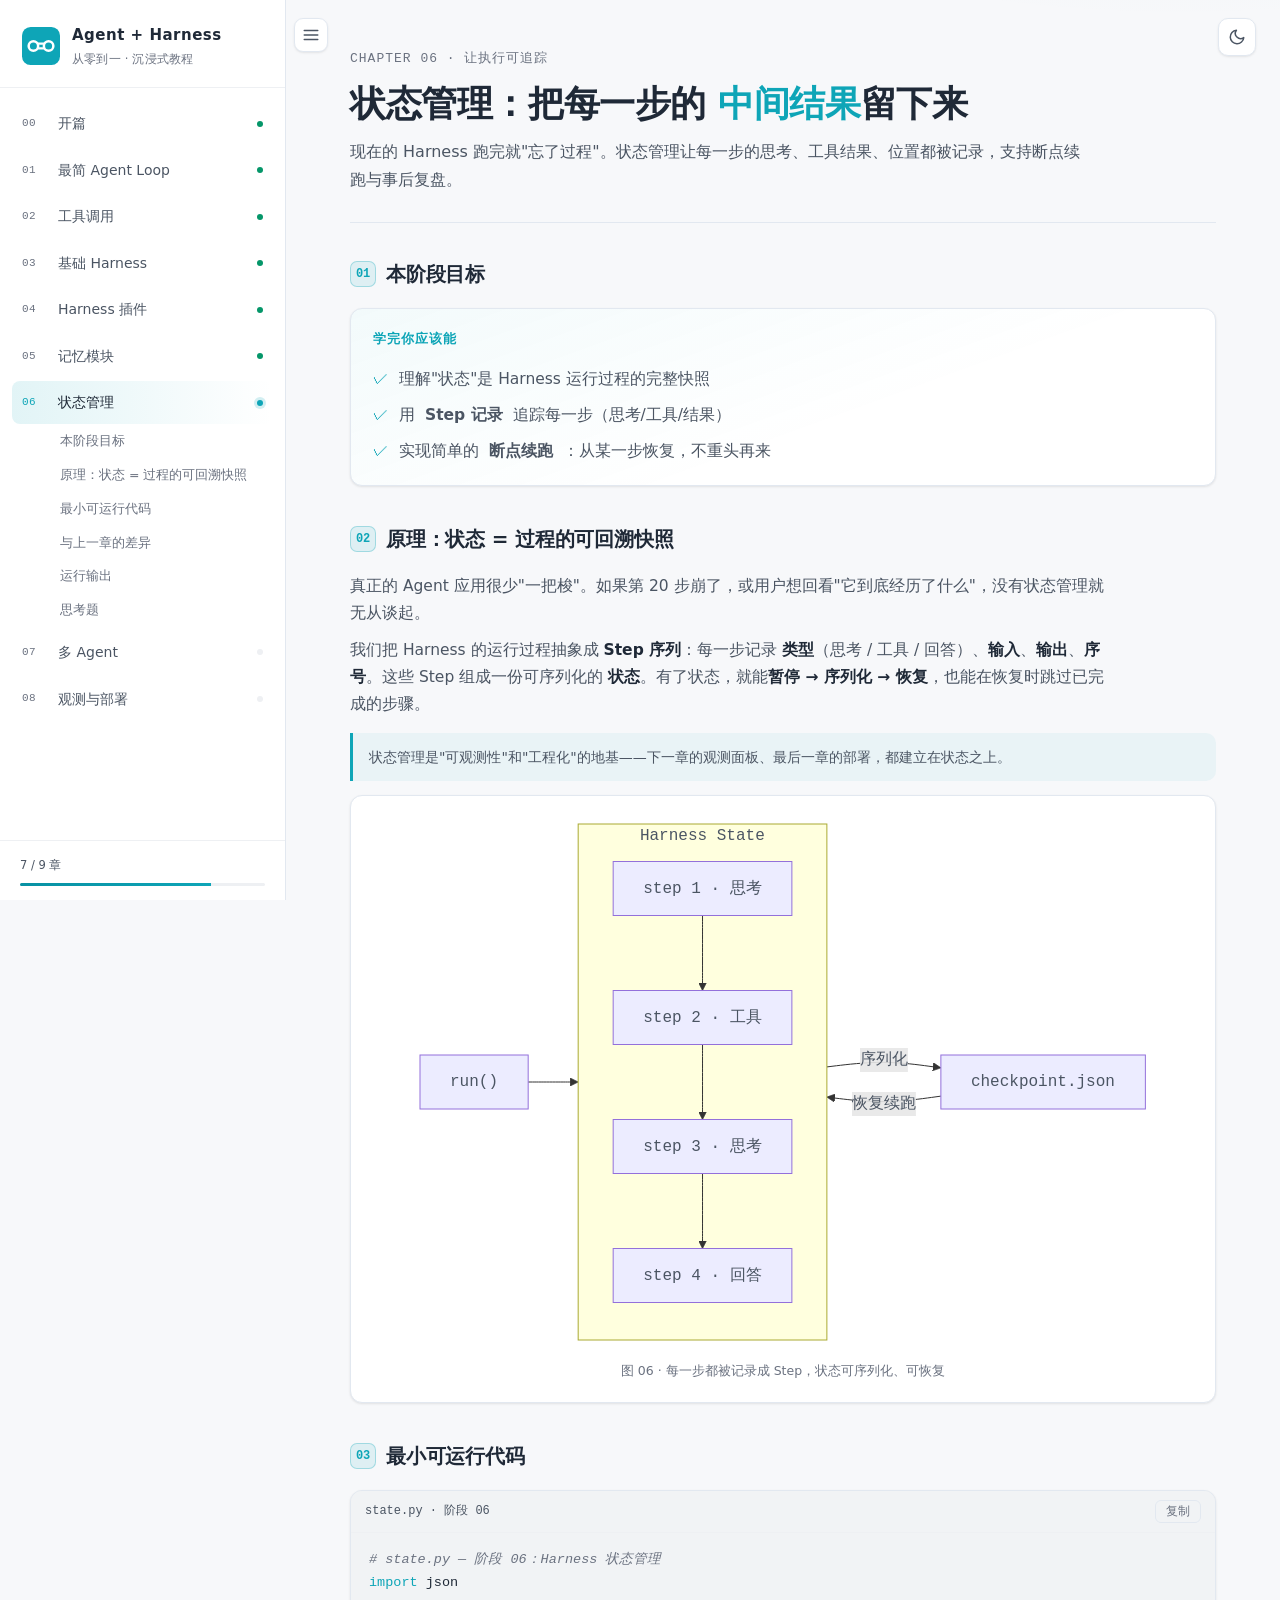
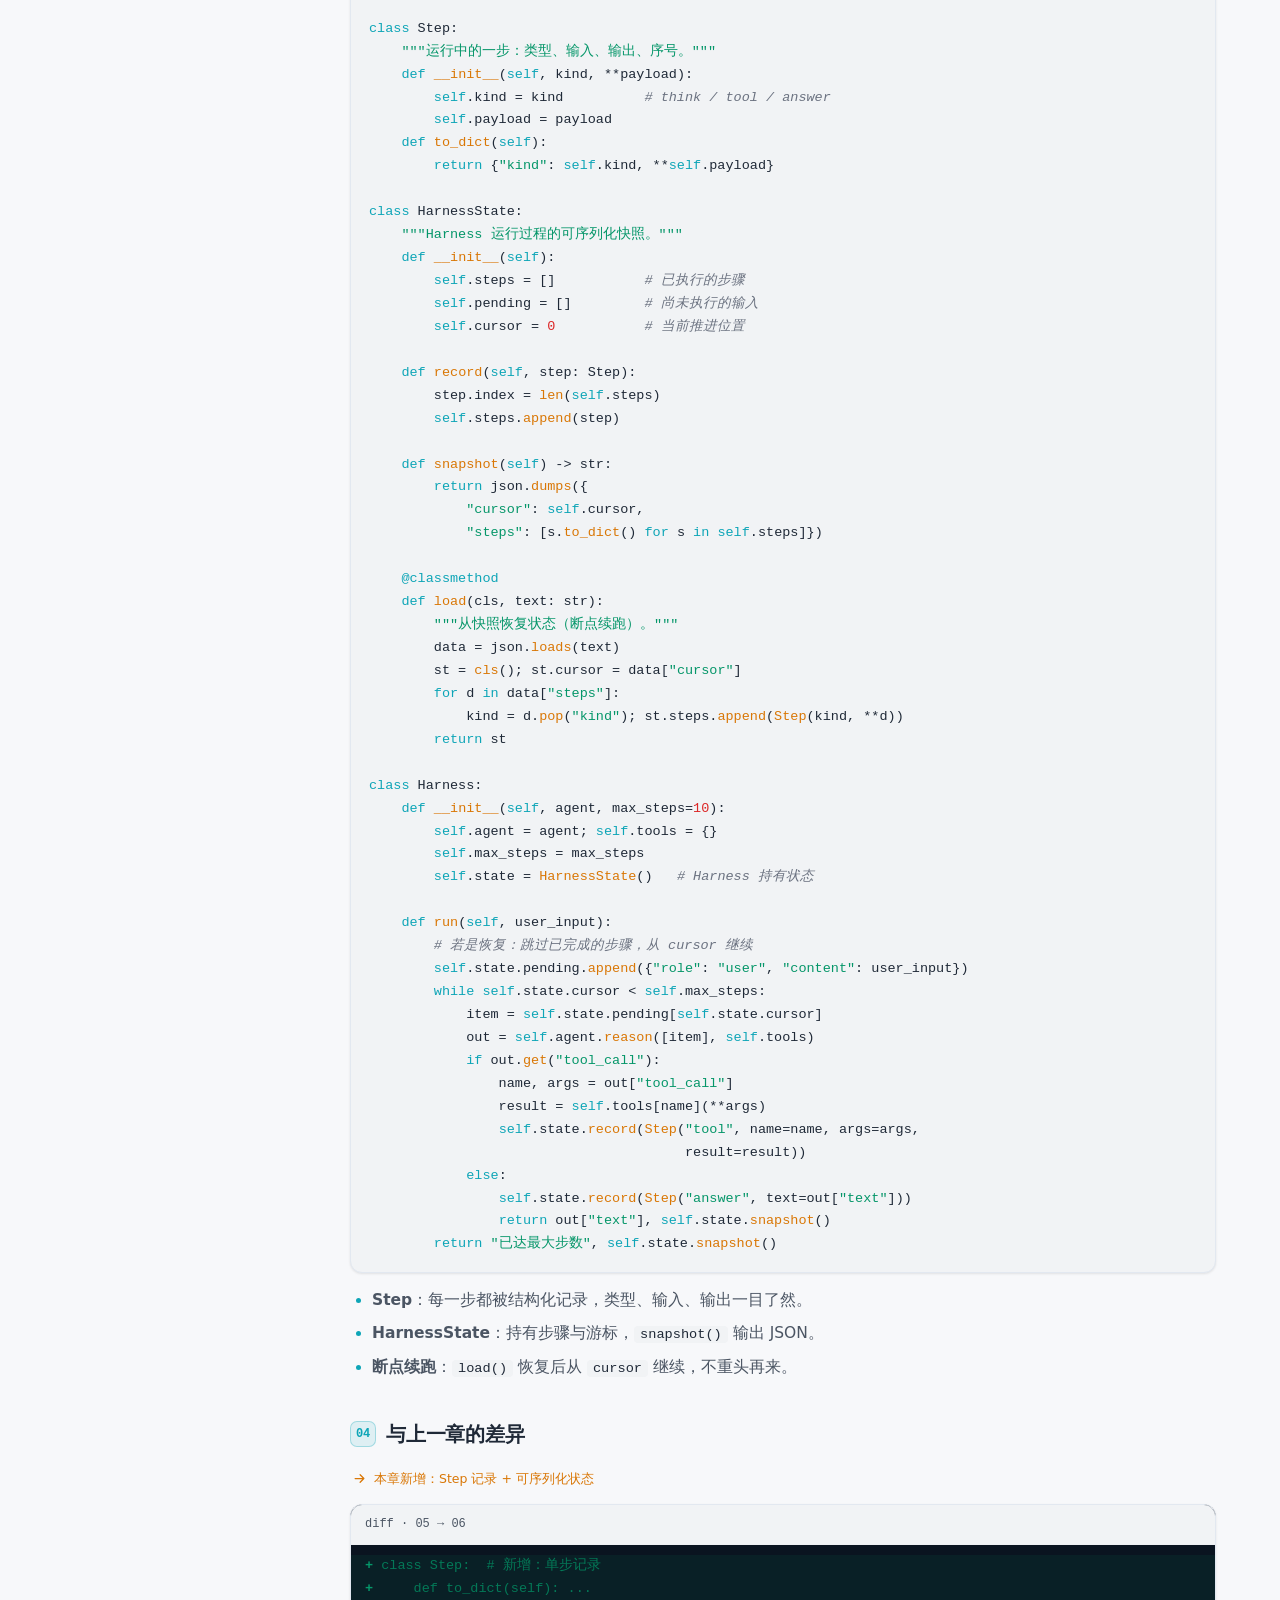
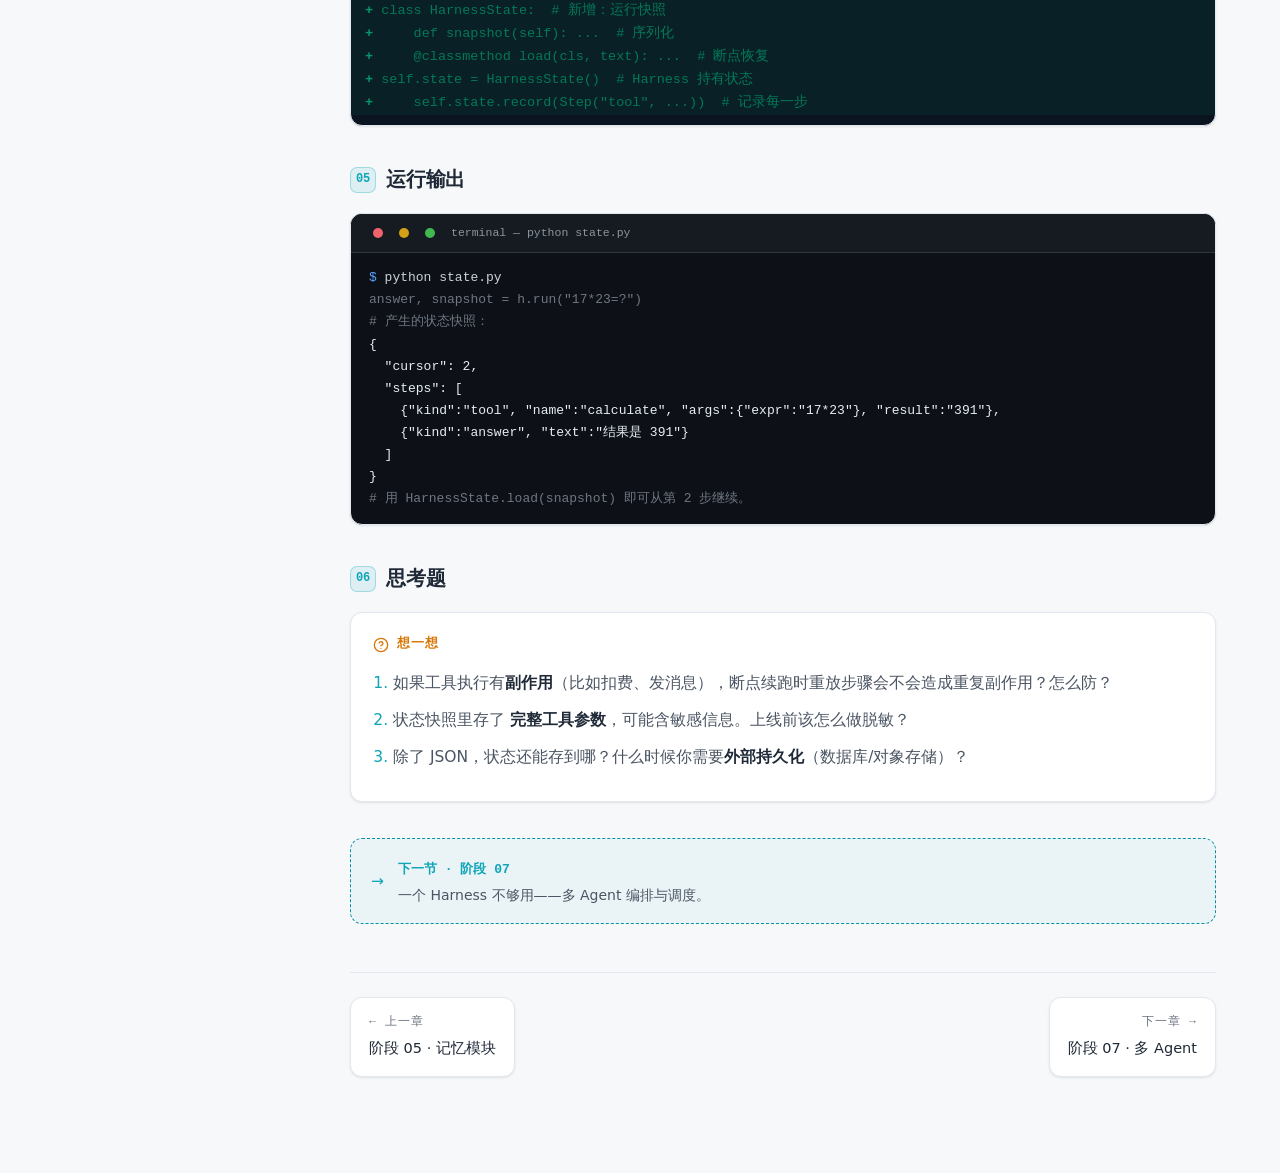
<file: chapter-6.html>
<!DOCTYPE html>
<html lang="zh-CN">
<head>
<meta charset="UTF-8">
<meta name="viewport" content="width=device-width, initial-scale=1.0">
<title>阶段 06 · 状态管理 · Agent+Harness 教程</title>
<link rel="icon" href="data:image/svg+xml,%3Csvg xmlns='http://www.w3.org/2000/svg' viewBox='0 0 32 32'%3E%3Crect width='32' height='32' rx='7' fill='%230ea5b7'/%3E%3Ccircle cx='10' cy='16' r='4' fill='none' stroke='white' stroke-width='2.4'/%3E%3Ccircle cx='22' cy='16' r='4' fill='none' stroke='white' stroke-width='2.4'/%3E%3Cpath d='M14 14 L18 14 M14 18 L18 18' stroke='white' stroke-width='2.4' stroke-linecap='round'/%3E%3C/svg%3E">
<link rel="preconnect" href="https://miaoda.feishu.cn"><link href="https://miaoda.feishu.cn/fonts/css2?family=Space+Grotesk:wght@400;500;600;700&family=JetBrains+Mono:wght@400;500;600&family=Noto+Sans+SC:wght@400;500;700&display=swap" rel="stylesheet">
<link rel="stylesheet" href="assets/style.css">
</head>
<body data-chapter="6">
<button class="theme-toggle" aria-label="切换主题">
  <svg class="icon-moon" viewBox="0 0 24 24" fill="none" stroke="currentColor" stroke-width="2" stroke-linecap="round" stroke-linejoin="round"><path d="M21 12.79A9 9 0 1 1 11.21 3 7 7 0 0 0 21 12.79z"/></svg>
  <svg class="icon-sun" viewBox="0 0 24 24" fill="none" stroke="currentColor" stroke-width="2" stroke-linecap="round" stroke-linejoin="round"><circle cx="12" cy="12" r="5"/><line x1="12" y1="1" x2="12" y2="3"/><line x1="12" y1="21" x2="12" y2="23"/><line x1="4.22" y1="4.22" x2="5.64" y2="5.64"/><line x1="18.36" y1="18.36" x2="19.78" y2="19.78"/><line x1="1" y1="12" x2="3" y2="12"/><line x1="21" y1="12" x2="23" y2="12"/><line x1="4.22" y1="19.78" x2="5.64" y2="18.36"/><line x1="18.36" y1="5.64" x2="19.78" y2="4.22"/></svg>
</button>
<button id="navToggle" aria-label="切换目录">
  <svg viewBox="0 0 24 24" fill="none" stroke="currentColor" stroke-width="2" stroke-linecap="round" stroke-linejoin="round"><line x1="3" y1="6" x2="21" y2="6"/><line x1="3" y1="12" x2="21" y2="12"/><line x1="3" y1="18" x2="21" y2="18"/></svg>
</button>
<div id="scrim"></div>
<div id="app">
  <aside id="sidebar">
    <a class="brand" href="index.html" style="text-decoration:none;color:inherit">
      <svg class="brand-logo" viewBox="0 0 40 40" fill="none">
        <rect width="40" height="40" rx="9" fill="#0ea5b7"/>
        <circle cx="12" cy="20" r="5" stroke="white" stroke-width="2.6"/>
        <circle cx="28" cy="20" r="5" stroke="white" stroke-width="2.6"/>
        <path d="M17 17.5 L23 17.5 M17 22.5 L23 22.5" stroke="white" stroke-width="2.6" stroke-linecap="round"/>
      </svg>
      <div>
        <div class="brand-name">Agent + Harness</div>
        <div class="brand-sub">从零到一 · 沉浸式教程</div>
      </div>
    </a>
    <nav class="nav-scroll" id="nav"></nav>
    <div class="side-foot">
      <b id="progTxt">0 / 9 章</b>
      <div class="progress-bar"><i id="progFill"></i></div>
    </div>
  </aside>
  <main id="main">
    <section class="stage">
<div class="stage-head">
        <div class="stage-num">CHAPTER 06 · 让执行可追踪</div>
        <h1 class="stage-title">状态管理：把每一步的 <span class="hl">中间结果</span>留下来</h1>
        <p class="stage-desc">现在的 Harness 跑完就"忘了过程"。状态管理让每一步的思考、工具结果、位置都被记录，支持断点续跑与事后复盘。</p>
      </div>

      <div class="block">
        <h2><span class="mark">01</span>本阶段目标</h2>
        <div class="goal-card">
          <h3>学完你应该能</h3>
          <ul>
            <li><span class="chk">✓</span>理解"状态"是 Harness 运行过程的完整快照</li>
            <li><span class="chk">✓</span>用 <b>Step 记录</b> 追踪每一步（思考/工具/结果）</li>
            <li><span class="chk">✓</span>实现简单的<b>断点续跑</b>：从某一步恢复，不重头再来</li>
          </ul>
        </div>
      </div>

      <div class="block">
        <h2><span class="mark">02</span>原理：状态 = 过程的可回溯快照</h2>
        <p>真正的 Agent 应用很少"一把梭"。如果第 20 步崩了，或用户想回看"它到底经历了什么"，没有状态管理就无从谈起。</p>
        <p>我们把 Harness 的运行过程抽象成 <b>Step 序列</b>：每一步记录 <b>类型</b>（思考 / 工具 / 回答）、<b>输入</b>、<b>输出</b>、<b>序号</b>。这些 Step 组成一份可序列化的 <b>状态</b>。有了状态，就能<b>暂停 → 序列化 → 恢复</b>，也能在恢复时跳过已完成的步骤。</p>
        <div class="note">状态管理是"可观测性"和"工程化"的地基——下一章的观测面板、最后一章的部署，都建立在状态之上。</div>
        <div class="mermaid-box">
          <pre class="mermaid">
flowchart LR
    subgraph State["Harness State"]
        S1["step 1 · 思考"] --> S2["step 2 · 工具"]
        S2 --> S3["step 3 · 思考"] --> S4["step 4 · 回答"]
    end
    RUN["run()"] --> State
    State -- 序列化 --> JSON["checkpoint.json"]
    JSON -- 恢复续跑 --> State
          </pre>
          <div class="mermaid-cap">图 06 · 每一步都被记录成 Step，状态可序列化、可恢复</div>
        </div>
      </div>

      <div class="block">
        <h2><span class="mark">03</span>最小可运行代码</h2>
        <div class="code-wrap">
          <div class="code-head"><span class="fname">state.py · 阶段 06</span><button class="copy-btn">复制</button></div>
          <div class="code-body"><pre><code class="lang-py"># state.py — 阶段 06：Harness 状态管理
import json

class Step:
    """运行中的一步：类型、输入、输出、序号。"""
    def __init__(self, kind, **payload):
        self.kind = kind          # think / tool / answer
        self.payload = payload
    def to_dict(self):
        return {"kind": self.kind, **self.payload}

class HarnessState:
    """Harness 运行过程的可序列化快照。"""
    def __init__(self):
        self.steps = []           # 已执行的步骤
        self.pending = []         # 尚未执行的输入
        self.cursor = 0           # 当前推进位置

    def record(self, step: Step):
        step.index = len(self.steps)
        self.steps.append(step)

    def snapshot(self) -> str:
        return json.dumps({
            "cursor": self.cursor,
            "steps": [s.to_dict() for s in self.steps]})

    @classmethod
    def load(cls, text: str):
        """从快照恢复状态（断点续跑）。"""
        data = json.loads(text)
        st = cls(); st.cursor = data["cursor"]
        for d in data["steps"]:
            kind = d.pop("kind"); st.steps.append(Step(kind, **d))
        return st

class Harness:
    def __init__(self, agent, max_steps=10):
        self.agent = agent; self.tools = {}
        self.max_steps = max_steps
        self.state = HarnessState()   # Harness 持有状态

    def run(self, user_input):
        # 若是恢复：跳过已完成的步骤，从 cursor 继续
        self.state.pending.append({"role": "user", "content": user_input})
        while self.state.cursor &lt; self.max_steps:
            item = self.state.pending[self.state.cursor]
            out = self.agent.reason([item], self.tools)
            if out.get("tool_call"):
                name, args = out["tool_call"]
                result = self.tools[name](**args)
                self.state.record(Step("tool", name=name, args=args,
                                       result=result))
            else:
                self.state.record(Step("answer", text=out["text"]))
                return out["text"], self.state.snapshot()
        return "已达最大步数", self.state.snapshot()</code></pre></div>
        </div>
        <ul>
          <li><b>Step</b>：每一步都被结构化记录，类型、输入、输出一目了然。</li>
          <li><b>HarnessState</b>：持有步骤与游标，<code class="inline">snapshot()</code> 输出 JSON。</li>
          <li><b>断点续跑</b>：<code class="inline">load()</code> 恢复后从 <code class="inline">cursor</code> 继续，不重头再来。</li>
        </ul>
      </div>

      <div class="block">
        <h2><span class="mark">04</span>与上一章的差异</h2>
        <div class="diff-cap"><svg viewBox="0 0 24 24" fill="none" stroke="currentColor" stroke-width="2"><path d="M5 12h14M13 6l6 6-6 6" stroke-linecap="round" stroke-linejoin="round"/></svg>本章新增：Step 记录 + 可序列化状态</div>
        <div class="code-wrap" style="background:#0a1420">
          <div class="code-head"><span class="fname">diff · 05 → 06</span></div>
          <div class="code-body" style="padding:10px 0">
            <span class="diff-line add">class Step:  # 新增：单步记录</span>
            <span class="diff-line add">    def to_dict(self): ...</span>
            <span class="diff-line add">class HarnessState:  # 新增：运行快照</span>
            <span class="diff-line add">    def snapshot(self): ...  # 序列化</span>
            <span class="diff-line add">    @classmethod load(cls, text): ...  # 断点恢复</span>
            <span class="diff-line add">self.state = HarnessState()  # Harness 持有状态</span>
            <span class="diff-line add">    self.state.record(Step("tool", ...))  # 记录每一步</span>
          </div>
        </div>
      </div>

      <div class="block">
        <h2><span class="mark">05</span>运行输出</h2>
        <div class="term">
          <div class="term-head"><span class="tb"></span><span class="tb"></span><span class="tb"></span><span>terminal — python state.py</span></div>
          <div class="term-body"><span class="prompt">$</span> python state.py
<span class="dim">answer, snapshot = h.run("17*23=?")</span>
<span class="dim"># 产生的状态快照：</span>
<span class="in">{
  "cursor": 2,
  "steps": [
    {"kind":"tool", "name":"calculate", "args":{"expr":"17*23"}, "result":"391"},
    {"kind":"answer", "text":"结果是 391"}
  ]
}</span>
<span class="dim"># 用 HarnessState.load(snapshot) 即可从第 2 步继续。</span></div>
        </div>
      </div>

      <div class="block">
        <h2><span class="mark">06</span>思考题</h2>
        <div class="quiz">
          <h3><svg viewBox="0 0 24 24" fill="none" stroke="currentColor" stroke-width="2" stroke-linecap="round" stroke-linejoin="round"><circle cx="12" cy="12" r="10"/><path d="M9.1 9a3 3 0 0 1 5.8 1c0 2-3 3-3 3"/><line x1="12" y1="17" x2="12.01" y2="17"/></svg>想一想</h3>
          <ol>
            <li>如果工具执行有<b>副作用</b>（比如扣费、发消息），断点续跑时重放步骤会不会造成重复副作用？怎么防？</li>
            <li>状态快照里存了 <b>完整工具参数</b>，可能含敏感信息。上线前该怎么做脱敏？</li>
            <li>除了 JSON，状态还能存到哪？什么时候你需要<b>外部持久化</b>（数据库/对象存储）？</li>
          </ol>
        </div>
      </div>

      <div class="preview">
        <span class="arr">→</span>
        <div><b>下一节 · 阶段 07</b><p>一个 Harness 不够用——多 Agent 编排与调度。</p></div>
      </div>
    <div class="stage-foot">
      <a class="page-btn prev" href="chapter-5.html"><span class="lab">← 上一章</span><span class="tt">阶段 05 · 记忆模块</span></a>
      <a class="page-btn next" href="chapter-7.html"><span class="lab">下一章 →</span><span class="tt">阶段 07 · 多 Agent</span></a>
    </div>
    </section>

  </main>
</div>
<script src="assets/mermaid.min.js"></script>
<script src="assets/app.js"></script>
</body>
</html>
</file>
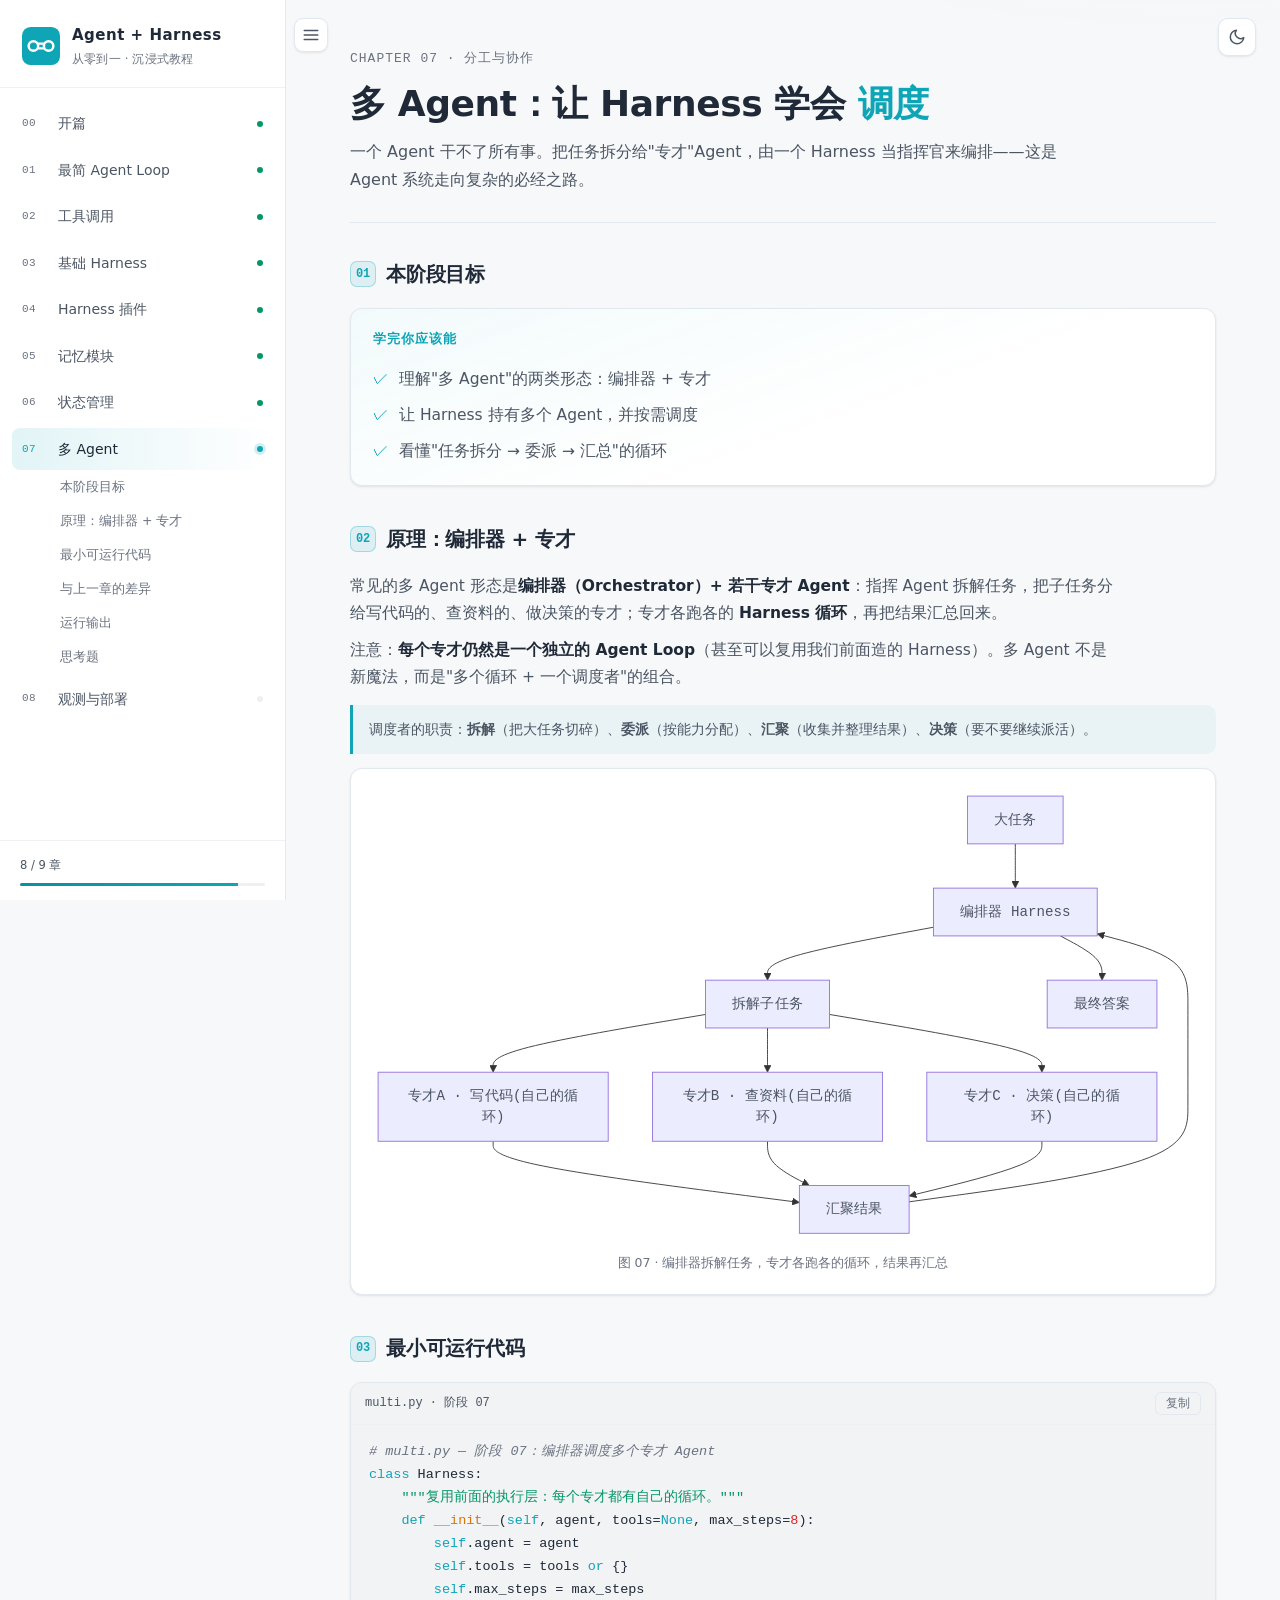
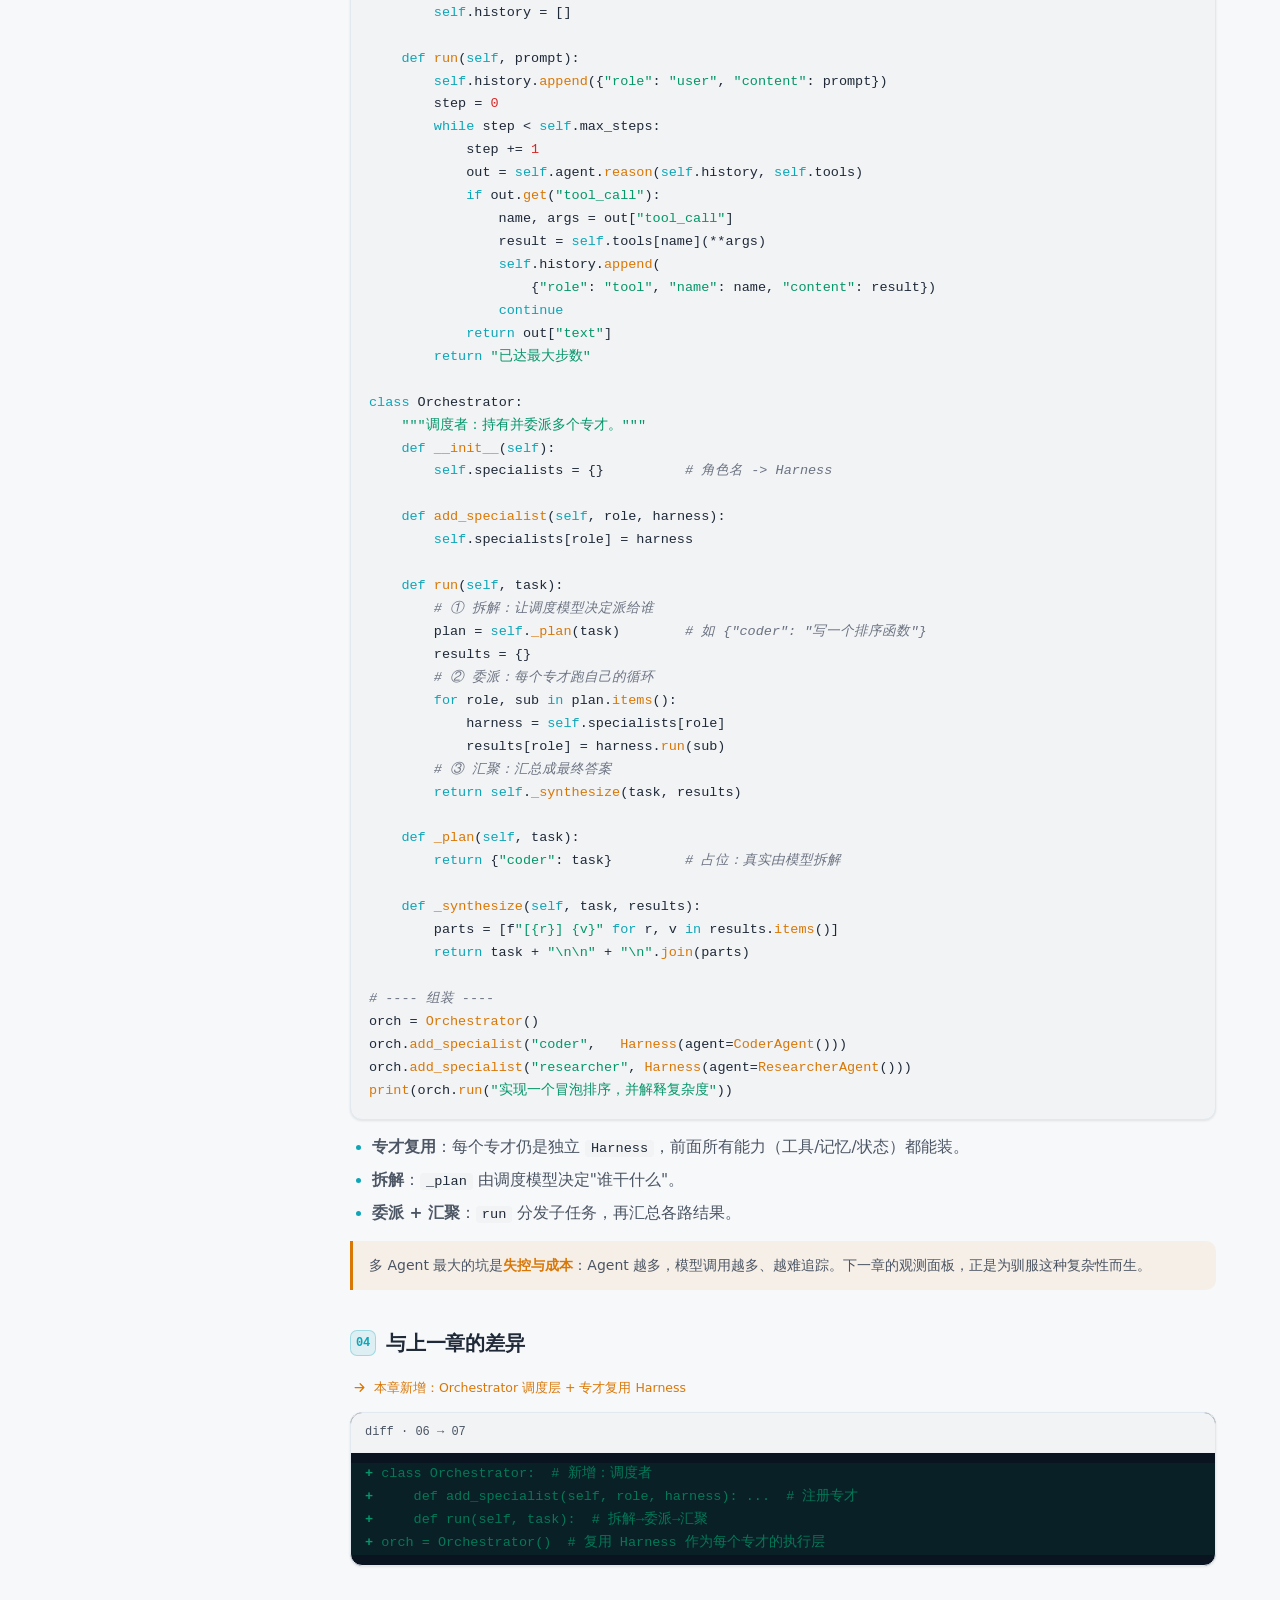
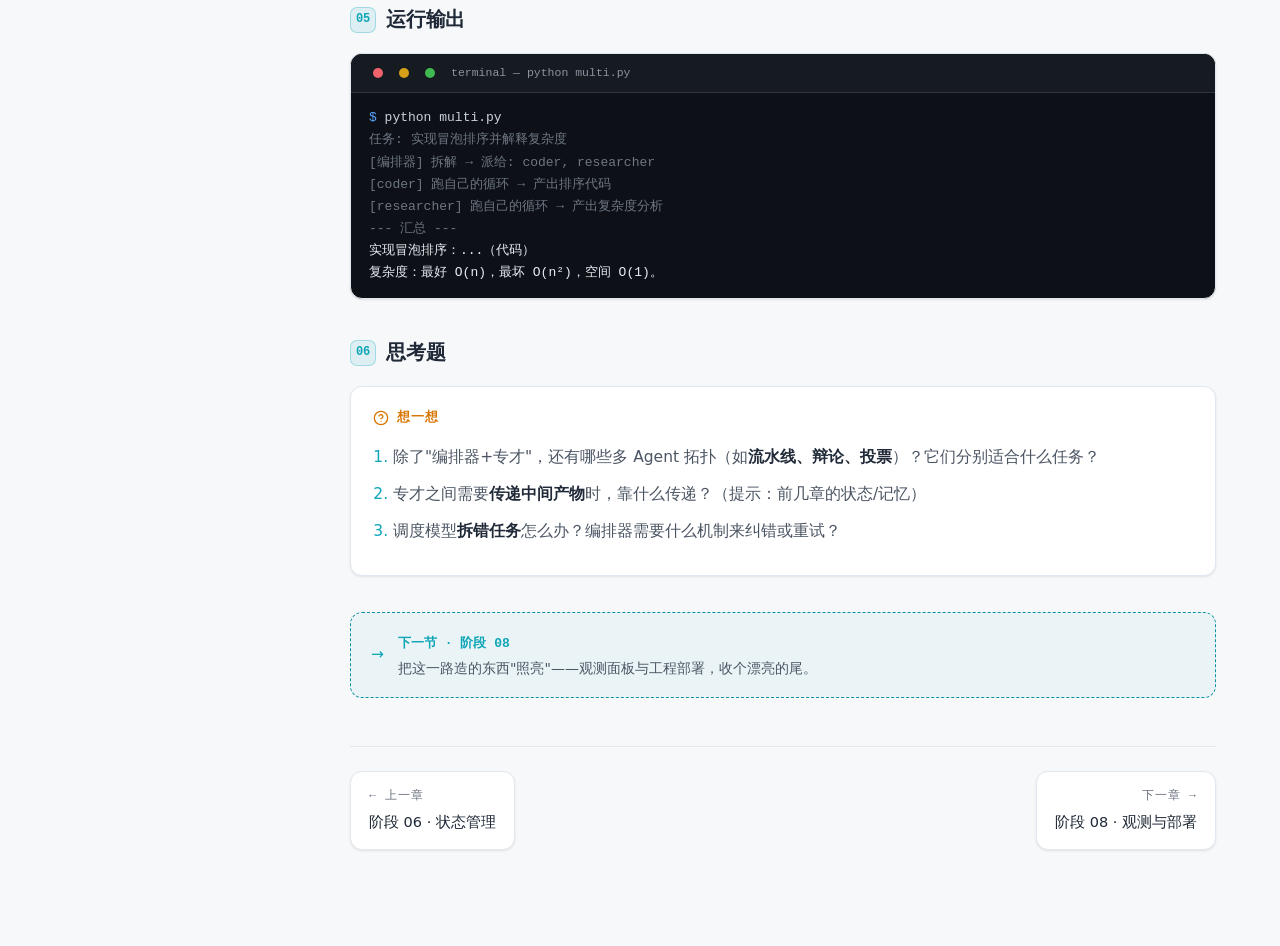
<file: chapter-7.html>
<!DOCTYPE html>
<html lang="zh-CN">
<head>
<meta charset="UTF-8">
<meta name="viewport" content="width=device-width, initial-scale=1.0">
<title>阶段 07 · 多 Agent · Agent+Harness 教程</title>
<link rel="icon" href="data:image/svg+xml,%3Csvg xmlns='http://www.w3.org/2000/svg' viewBox='0 0 32 32'%3E%3Crect width='32' height='32' rx='7' fill='%230ea5b7'/%3E%3Ccircle cx='10' cy='16' r='4' fill='none' stroke='white' stroke-width='2.4'/%3E%3Ccircle cx='22' cy='16' r='4' fill='none' stroke='white' stroke-width='2.4'/%3E%3Cpath d='M14 14 L18 14 M14 18 L18 18' stroke='white' stroke-width='2.4' stroke-linecap='round'/%3E%3C/svg%3E">
<link rel="preconnect" href="https://miaoda.feishu.cn"><link href="https://miaoda.feishu.cn/fonts/css2?family=Space+Grotesk:wght@400;500;600;700&family=JetBrains+Mono:wght@400;500;600&family=Noto+Sans+SC:wght@400;500;700&display=swap" rel="stylesheet">
<link rel="stylesheet" href="assets/style.css">
</head>
<body data-chapter="7">
<button class="theme-toggle" aria-label="切换主题">
  <svg class="icon-moon" viewBox="0 0 24 24" fill="none" stroke="currentColor" stroke-width="2" stroke-linecap="round" stroke-linejoin="round"><path d="M21 12.79A9 9 0 1 1 11.21 3 7 7 0 0 0 21 12.79z"/></svg>
  <svg class="icon-sun" viewBox="0 0 24 24" fill="none" stroke="currentColor" stroke-width="2" stroke-linecap="round" stroke-linejoin="round"><circle cx="12" cy="12" r="5"/><line x1="12" y1="1" x2="12" y2="3"/><line x1="12" y1="21" x2="12" y2="23"/><line x1="4.22" y1="4.22" x2="5.64" y2="5.64"/><line x1="18.36" y1="18.36" x2="19.78" y2="19.78"/><line x1="1" y1="12" x2="3" y2="12"/><line x1="21" y1="12" x2="23" y2="12"/><line x1="4.22" y1="19.78" x2="5.64" y2="18.36"/><line x1="18.36" y1="5.64" x2="19.78" y2="4.22"/></svg>
</button>
<button id="navToggle" aria-label="切换目录">
  <svg viewBox="0 0 24 24" fill="none" stroke="currentColor" stroke-width="2" stroke-linecap="round" stroke-linejoin="round"><line x1="3" y1="6" x2="21" y2="6"/><line x1="3" y1="12" x2="21" y2="12"/><line x1="3" y1="18" x2="21" y2="18"/></svg>
</button>
<div id="scrim"></div>
<div id="app">
  <aside id="sidebar">
    <a class="brand" href="index.html" style="text-decoration:none;color:inherit">
      <svg class="brand-logo" viewBox="0 0 40 40" fill="none">
        <rect width="40" height="40" rx="9" fill="#0ea5b7"/>
        <circle cx="12" cy="20" r="5" stroke="white" stroke-width="2.6"/>
        <circle cx="28" cy="20" r="5" stroke="white" stroke-width="2.6"/>
        <path d="M17 17.5 L23 17.5 M17 22.5 L23 22.5" stroke="white" stroke-width="2.6" stroke-linecap="round"/>
      </svg>
      <div>
        <div class="brand-name">Agent + Harness</div>
        <div class="brand-sub">从零到一 · 沉浸式教程</div>
      </div>
    </a>
    <nav class="nav-scroll" id="nav"></nav>
    <div class="side-foot">
      <b id="progTxt">0 / 9 章</b>
      <div class="progress-bar"><i id="progFill"></i></div>
    </div>
  </aside>
  <main id="main">
    <section class="stage">
<div class="stage-head">
        <div class="stage-num">CHAPTER 07 · 分工与协作</div>
        <h1 class="stage-title">多 Agent：让 Harness 学会 <span class="hl">调度</span></h1>
        <p class="stage-desc">一个 Agent 干不了所有事。把任务拆分给"专才"Agent，由一个 Harness 当指挥官来编排——这是 Agent 系统走向复杂的必经之路。</p>
      </div>

      <div class="block">
        <h2><span class="mark">01</span>本阶段目标</h2>
        <div class="goal-card">
          <h3>学完你应该能</h3>
          <ul>
            <li><span class="chk">✓</span>理解"多 Agent"的两类形态：编排器 + 专才</li>
            <li><span class="chk">✓</span>让 Harness 持有多个 Agent，并按需调度</li>
            <li><span class="chk">✓</span>看懂"任务拆分 → 委派 → 汇总"的循环</li>
          </ul>
        </div>
      </div>

      <div class="block">
        <h2><span class="mark">02</span>原理：编排器 + 专才</h2>
        <p>常见的多 Agent 形态是<b>编排器（Orchestrator）+ 若干专才 Agent</b>：指挥 Agent 拆解任务，把子任务分给写代码的、查资料的、做决策的专才；专才各跑各的 <b>Harness 循环</b>，再把结果汇总回来。</p>
        <p>注意：<b>每个专才仍然是一个独立的 Agent Loop</b>（甚至可以复用我们前面造的 Harness）。多 Agent 不是新魔法，而是"多个循环 + 一个调度者"的组合。</p>
        <div class="note">调度者的职责：<b>拆解</b>（把大任务切碎）、<b>委派</b>（按能力分配）、<b>汇聚</b>（收集并整理结果）、<b>决策</b>（要不要继续派活）。</div>
        <div class="mermaid-box">
          <pre class="mermaid">
flowchart TD
    TASK["大任务"] --> ORCH["编排器 Harness"]
    ORCH --> SPLIT["拆解子任务"]
    SPLIT --> A1["专才A · 写代码<br/>(自己的循环)"]
    SPLIT --> A2["专才B · 查资料<br/>(自己的循环)"]
    SPLIT --> A3["专才C · 决策<br/>(自己的循环)"]
    A1 --> MERGE["汇聚结果"]
    A2 --> MERGE
    A3 --> MERGE
    MERGE --> ORCH
    ORCH --> DONE["最终答案"]
          </pre>
          <div class="mermaid-cap">图 07 · 编排器拆解任务，专才各跑各的循环，结果再汇总</div>
        </div>
      </div>

      <div class="block">
        <h2><span class="mark">03</span>最小可运行代码</h2>
        <div class="code-wrap">
          <div class="code-head"><span class="fname">multi.py · 阶段 07</span><button class="copy-btn">复制</button></div>
          <div class="code-body"><pre><code class="lang-py"># multi.py — 阶段 07：编排器调度多个专才 Agent
class Harness:
    """复用前面的执行层：每个专才都有自己的循环。"""
    def __init__(self, agent, tools=None, max_steps=8):
        self.agent = agent
        self.tools = tools or {}
        self.max_steps = max_steps
        self.history = []

    def run(self, prompt):
        self.history.append({"role": "user", "content": prompt})
        step = 0
        while step &lt; self.max_steps:
            step += 1
            out = self.agent.reason(self.history, self.tools)
            if out.get("tool_call"):
                name, args = out["tool_call"]
                result = self.tools[name](**args)
                self.history.append(
                    {"role": "tool", "name": name, "content": result})
                continue
            return out["text"]
        return "已达最大步数"

class Orchestrator:
    """调度者：持有并委派多个专才。"""
    def __init__(self):
        self.specialists = {}          # 角色名 -> Harness

    def add_specialist(self, role, harness):
        self.specialists[role] = harness

    def run(self, task):
        # ① 拆解：让调度模型决定派给谁
        plan = self._plan(task)        # 如 {"coder": "写一个排序函数"}
        results = {}
        # ② 委派：每个专才跑自己的循环
        for role, sub in plan.items():
            harness = self.specialists[role]
            results[role] = harness.run(sub)
        # ③ 汇聚：汇总成最终答案
        return self._synthesize(task, results)

    def _plan(self, task):
        return {"coder": task}         # 占位：真实由模型拆解

    def _synthesize(self, task, results):
        parts = [f"[{r}] {v}" for r, v in results.items()]
        return task + "\n\n" + "\n".join(parts)

# ---- 组装 ----
orch = Orchestrator()
orch.add_specialist("coder",   Harness(agent=CoderAgent()))
orch.add_specialist("researcher", Harness(agent=ResearcherAgent()))
print(orch.run("实现一个冒泡排序，并解释复杂度"))</code></pre></div>
        </div>
        <ul>
          <li><b>专才复用</b>：每个专才仍是独立 <code class="inline">Harness</code>，前面所有能力（工具/记忆/状态）都能装。</li>
          <li><b>拆解</b>：<code class="inline">_plan</code> 由调度模型决定"谁干什么"。</li>
          <li><b>委派 + 汇聚</b>：<code class="inline">run</code> 分发子任务，再汇总各路结果。</li>
        </ul>
        <div class="note warn">多 Agent 最大的坑是<b>失控与成本</b>：Agent 越多，模型调用越多、越难追踪。下一章的观测面板，正是为驯服这种复杂性而生。</div>
      </div>

      <div class="block">
        <h2><span class="mark">04</span>与上一章的差异</h2>
        <div class="diff-cap"><svg viewBox="0 0 24 24" fill="none" stroke="currentColor" stroke-width="2"><path d="M5 12h14M13 6l6 6-6 6" stroke-linecap="round" stroke-linejoin="round"/></svg>本章新增：Orchestrator 调度层 + 专才复用 Harness</div>
        <div class="code-wrap" style="background:#0a1420">
          <div class="code-head"><span class="fname">diff · 06 → 07</span></div>
          <div class="code-body" style="padding:10px 0">
            <span class="diff-line add">class Orchestrator:  # 新增：调度者</span>
            <span class="diff-line add">    def add_specialist(self, role, harness): ...  # 注册专才</span>
            <span class="diff-line add">    def run(self, task):  # 拆解→委派→汇聚</span>
            <span class="diff-line add">orch = Orchestrator()  # 复用 Harness 作为每个专才的执行层</span>
          </div>
        </div>
      </div>

      <div class="block">
        <h2><span class="mark">05</span>运行输出</h2>
        <div class="term">
          <div class="term-head"><span class="tb"></span><span class="tb"></span><span class="tb"></span><span>terminal — python multi.py</span></div>
          <div class="term-body"><span class="prompt">$</span> python multi.py
<span class="dim">任务: 实现冒泡排序并解释复杂度</span>
<span class="dim">[编排器] 拆解 → 派给: coder, researcher</span>
<span class="dim">[coder] 跑自己的循环 → 产出排序代码</span>
<span class="dim">[researcher] 跑自己的循环 → 产出复杂度分析</span>
<span class="dim">--- 汇总 ---</span>
<span class="in">实现冒泡排序：...（代码）</span>
<span class="in">复杂度：最好 O(n)，最坏 O(n²)，空间 O(1)。</span></div>
        </div>
      </div>

      <div class="block">
        <h2><span class="mark">06</span>思考题</h2>
        <div class="quiz">
          <h3><svg viewBox="0 0 24 24" fill="none" stroke="currentColor" stroke-width="2" stroke-linecap="round" stroke-linejoin="round"><circle cx="12" cy="12" r="10"/><path d="M9.1 9a3 3 0 0 1 5.8 1c0 2-3 3-3 3"/><line x1="12" y1="17" x2="12.01" y2="17"/></svg>想一想</h3>
          <ol>
            <li>除了"编排器+专才"，还有哪些多 Agent 拓扑（如<b>流水线、辩论、投票</b>）？它们分别适合什么任务？</li>
            <li>专才之间需要<b>传递中间产物</b>时，靠什么传递？（提示：前几章的状态/记忆）</li>
            <li>调度模型<b>拆错任务</b>怎么办？编排器需要什么机制来纠错或重试？</li>
          </ol>
        </div>
      </div>

      <div class="preview">
        <span class="arr">→</span>
        <div><b>下一节 · 阶段 08</b><p>把这一路造的东西"照亮"——观测面板与工程部署，收个漂亮的尾。</p></div>
      </div>
    <div class="stage-foot">
      <a class="page-btn prev" href="chapter-6.html"><span class="lab">← 上一章</span><span class="tt">阶段 06 · 状态管理</span></a>
      <a class="page-btn next" href="chapter-8.html"><span class="lab">下一章 →</span><span class="tt">阶段 08 · 观测与部署</span></a>
    </div>
    </section>

  </main>
</div>
<script src="assets/mermaid.min.js"></script>
<script src="assets/app.js"></script>
</body>
</html>
</file>
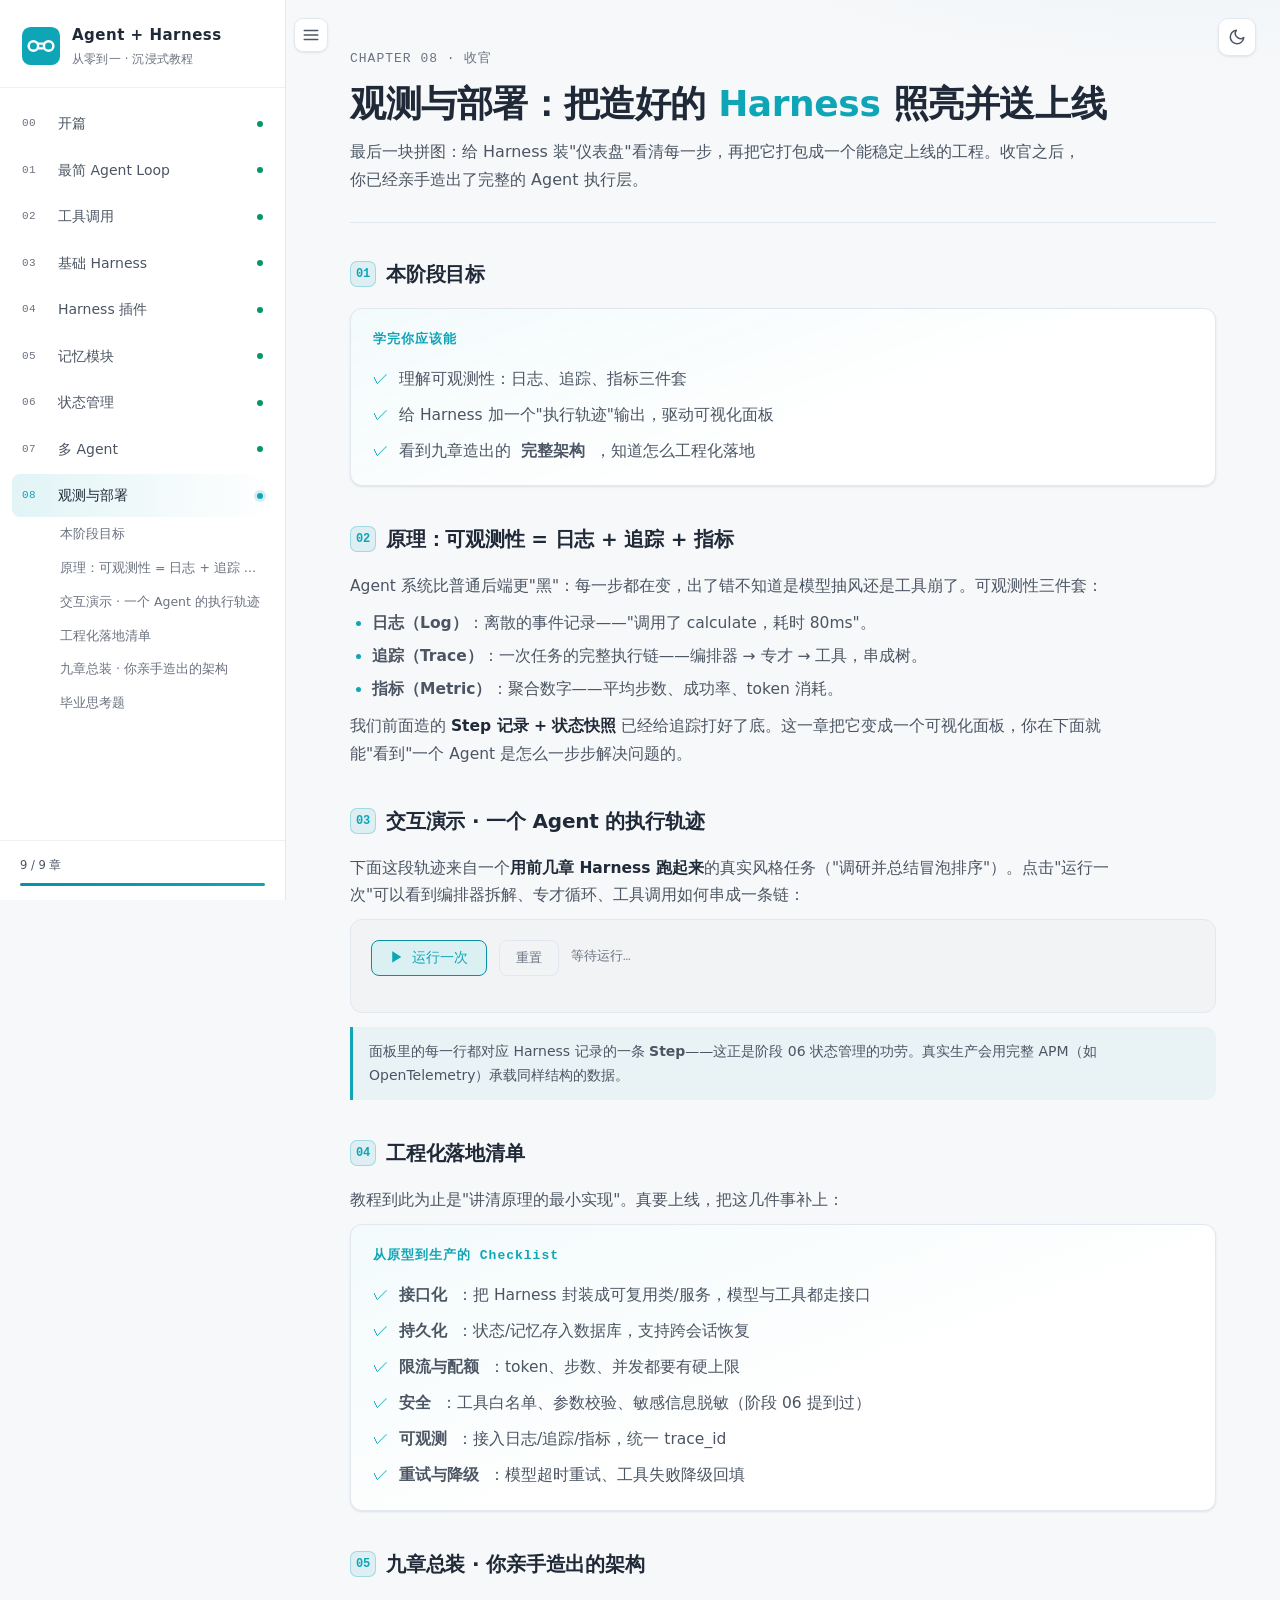
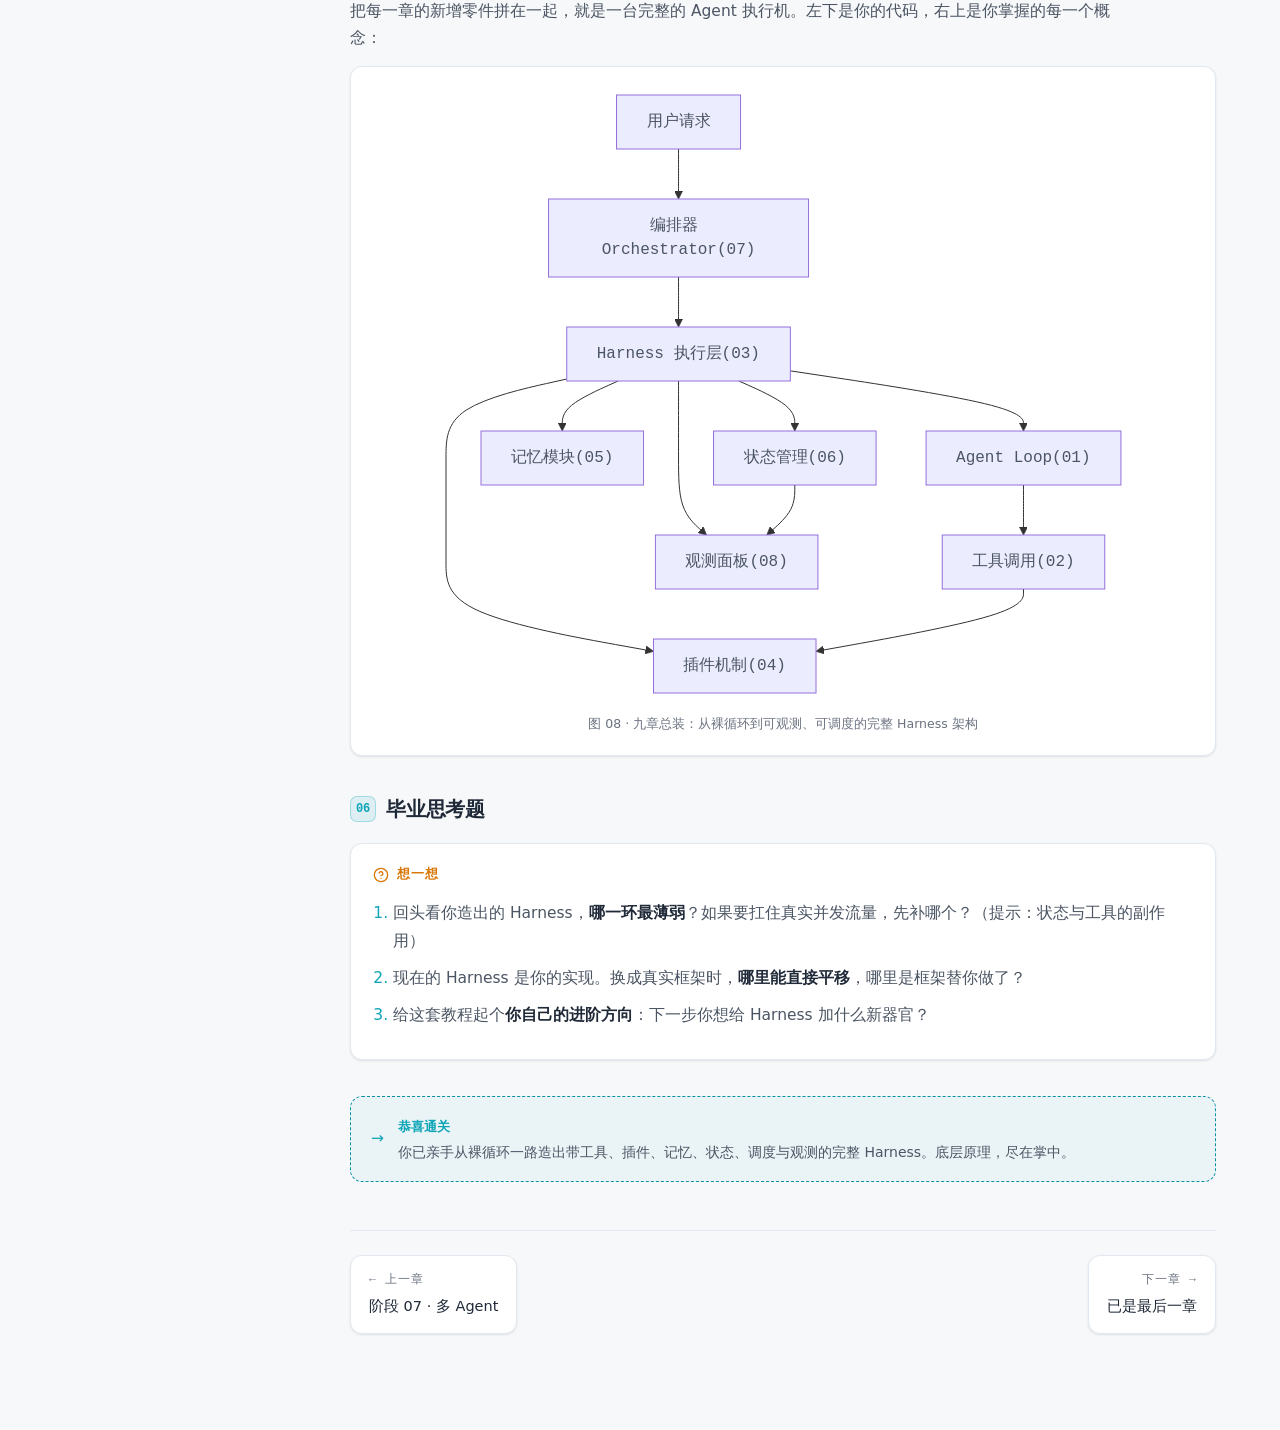
<file: chapter-8.html>
<!DOCTYPE html>
<html lang="zh-CN">
<head>
<meta charset="UTF-8">
<meta name="viewport" content="width=device-width, initial-scale=1.0">
<title>阶段 08 · 观测与部署 · Agent+Harness 教程</title>
<link rel="icon" href="data:image/svg+xml,%3Csvg xmlns='http://www.w3.org/2000/svg' viewBox='0 0 32 32'%3E%3Crect width='32' height='32' rx='7' fill='%230ea5b7'/%3E%3Ccircle cx='10' cy='16' r='4' fill='none' stroke='white' stroke-width='2.4'/%3E%3Ccircle cx='22' cy='16' r='4' fill='none' stroke='white' stroke-width='2.4'/%3E%3Cpath d='M14 14 L18 14 M14 18 L18 18' stroke='white' stroke-width='2.4' stroke-linecap='round'/%3E%3C/svg%3E">
<link rel="preconnect" href="https://miaoda.feishu.cn"><link href="https://miaoda.feishu.cn/fonts/css2?family=Space+Grotesk:wght@400;500;600;700&family=JetBrains+Mono:wght@400;500;600&family=Noto+Sans+SC:wght@400;500;700&display=swap" rel="stylesheet">
<link rel="stylesheet" href="assets/style.css">
</head>
<body data-chapter="8">
<button class="theme-toggle" aria-label="切换主题">
  <svg class="icon-moon" viewBox="0 0 24 24" fill="none" stroke="currentColor" stroke-width="2" stroke-linecap="round" stroke-linejoin="round"><path d="M21 12.79A9 9 0 1 1 11.21 3 7 7 0 0 0 21 12.79z"/></svg>
  <svg class="icon-sun" viewBox="0 0 24 24" fill="none" stroke="currentColor" stroke-width="2" stroke-linecap="round" stroke-linejoin="round"><circle cx="12" cy="12" r="5"/><line x1="12" y1="1" x2="12" y2="3"/><line x1="12" y1="21" x2="12" y2="23"/><line x1="4.22" y1="4.22" x2="5.64" y2="5.64"/><line x1="18.36" y1="18.36" x2="19.78" y2="19.78"/><line x1="1" y1="12" x2="3" y2="12"/><line x1="21" y1="12" x2="23" y2="12"/><line x1="4.22" y1="19.78" x2="5.64" y2="18.36"/><line x1="18.36" y1="5.64" x2="19.78" y2="4.22"/></svg>
</button>
<button id="navToggle" aria-label="切换目录">
  <svg viewBox="0 0 24 24" fill="none" stroke="currentColor" stroke-width="2" stroke-linecap="round" stroke-linejoin="round"><line x1="3" y1="6" x2="21" y2="6"/><line x1="3" y1="12" x2="21" y2="12"/><line x1="3" y1="18" x2="21" y2="18"/></svg>
</button>
<div id="scrim"></div>
<div id="app">
  <aside id="sidebar">
    <a class="brand" href="index.html" style="text-decoration:none;color:inherit">
      <svg class="brand-logo" viewBox="0 0 40 40" fill="none">
        <rect width="40" height="40" rx="9" fill="#0ea5b7"/>
        <circle cx="12" cy="20" r="5" stroke="white" stroke-width="2.6"/>
        <circle cx="28" cy="20" r="5" stroke="white" stroke-width="2.6"/>
        <path d="M17 17.5 L23 17.5 M17 22.5 L23 22.5" stroke="white" stroke-width="2.6" stroke-linecap="round"/>
      </svg>
      <div>
        <div class="brand-name">Agent + Harness</div>
        <div class="brand-sub">从零到一 · 沉浸式教程</div>
      </div>
    </a>
    <nav class="nav-scroll" id="nav"></nav>
    <div class="side-foot">
      <b id="progTxt">0 / 9 章</b>
      <div class="progress-bar"><i id="progFill"></i></div>
    </div>
  </aside>
  <main id="main">
    <section class="stage">
<div class="stage-head">
        <div class="stage-num">CHAPTER 08 · 收官</div>
        <h1 class="stage-title">观测与部署：把造好的 <span class="hl">Harness</span> 照亮并送上线</h1>
        <p class="stage-desc">最后一块拼图：给 Harness 装"仪表盘"看清每一步，再把它打包成一个能稳定上线的工程。收官之后，你已经亲手造出了完整的 Agent 执行层。</p>
      </div>

      <div class="block">
        <h2><span class="mark">01</span>本阶段目标</h2>
        <div class="goal-card">
          <h3>学完你应该能</h3>
          <ul>
            <li><span class="chk">✓</span>理解可观测性：日志、追踪、指标三件套</li>
            <li><span class="chk">✓</span>给 Harness 加一个"执行轨迹"输出，驱动可视化面板</li>
            <li><span class="chk">✓</span>看到九章造出的<b>完整架构</b>，知道怎么工程化落地</li>
          </ul>
        </div>
      </div>

      <div class="block">
        <h2><span class="mark">02</span>原理：可观测性 = 日志 + 追踪 + 指标</h2>
        <p>Agent 系统比普通后端更"黑"：每一步都在变，出了错不知道是模型抽风还是工具崩了。可观测性三件套：</p>
        <ul>
          <li><b>日志（Log）</b>：离散的事件记录——"调用了 calculate，耗时 80ms"。</li>
          <li><b>追踪（Trace）</b>：一次任务的完整执行链——编排器 → 专才 → 工具，串成树。</li>
          <li><b>指标（Metric）</b>：聚合数字——平均步数、成功率、token 消耗。</li>
        </ul>
        <p>我们前面造的 <b>Step 记录 + 状态快照</b> 已经给追踪打好了底。这一章把它变成一个可视化面板，你在下面就能"看到"一个 Agent 是怎么一步步解决问题的。</p>
      </div>

      <div class="block">
        <h2><span class="mark">03</span>交互演示 · 一个 Agent 的执行轨迹</h2>
        <p>下面这段轨迹来自一个<b>用前几章 Harness 跑起来</b>的真实风格任务（"调研并总结冒泡排序"）。点击"运行一次"可以看到编排器拆解、专才循环、工具调用如何串成一条链：</p>
        <div id="demo" style="border:1px solid var(--line);border-radius:12px;background:var(--panel-2);padding:20px">
          <div style="display:flex;gap:12px;align-items:center;flex-wrap:wrap;margin-bottom:16px">
            <button id="runDemo" style="border:1px solid var(--accent-dim);background:rgba(56,214,228,.12);color:var(--accent);padding:8px 18px;border-radius:8px;font-size:13.5px;font-family:var(--font-mono);cursor:pointer">▶ 运行一次</button>
            <button id="resetDemo" style="border:1px solid var(--line);background:none;color:var(--muted);padding:8px 16px;border-radius:8px;font-size:13px;font-family:var(--font-mono);cursor:pointer">重置</button>
            <span style="font-size:12.5px;color:var(--muted);font-family:var(--font-mono)" id="demoStat">等待运行…</span>
          </div>
          <div id="trace" style="font-family:var(--font-mono);font-size:13px;line-height:1.75"></div>
        </div>
        <div class="note">面板里的每一行都对应 Harness 记录的一条 <b>Step</b>——这正是阶段 06 状态管理的功劳。真实生产会用完整 APM（如 OpenTelemetry）承载同样结构的数据。</div>
      </div>

      <div class="block">
        <h2><span class="mark">04</span>工程化落地清单</h2>
        <p>教程到此为止是"讲清原理的最小实现"。真要上线，把这几件事补上：</p>
        <div class="goal-card">
          <h3>从原型到生产的 Checklist</h3>
          <ul>
            <li><span class="chk">✓</span><b>接口化</b>：把 Harness 封装成可复用类/服务，模型与工具都走接口</li>
            <li><span class="chk">✓</span><b>持久化</b>：状态/记忆存入数据库，支持跨会话恢复</li>
            <li><span class="chk">✓</span><b>限流与配额</b>：token、步数、并发都要有硬上限</li>
            <li><span class="chk">✓</span><b>安全</b>：工具白名单、参数校验、敏感信息脱敏（阶段 06 提到过）</li>
            <li><span class="chk">✓</span><b>可观测</b>：接入日志/追踪/指标，统一 trace_id</li>
            <li><span class="chk">✓</span><b>重试与降级</b>：模型超时重试、工具失败降级回填</li>
          </ul>
        </div>
      </div>

      <div class="block">
        <h2><span class="mark">05</span>九章总装 · 你亲手造出的架构</h2>
        <p>把每一章的新增零件拼在一起，就是一台完整的 Agent 执行机。左下是你的代码，右上是你掌握的每一个概念：</p>
        <div class="mermaid-box">
          <pre class="mermaid">
flowchart TB
    U["用户请求"] --> ORCH["编排器 Orchestrator(07)"]
    ORCH --> H["Harness 执行层(03)"]
    H --> LOOP["Agent Loop(01)"]
    LOOP --> TOOL["工具调用(02)"]
    H --> PLUGIN["插件机制(04)"]
    H --> MEM["记忆模块(05)"]
    H --> STATE["状态管理(06)"]
    H --> OBS["观测面板(08)"]
    TOOL --> PLUGIN
    STATE --> OBS
          </pre>
          <div class="mermaid-cap">图 08 · 九章总装：从裸循环到可观测、可调度的完整 Harness 架构</div>
        </div>
      </div>

      <div class="block">
        <h2><span class="mark">06</span>毕业思考题</h2>
        <div class="quiz">
          <h3><svg viewBox="0 0 24 24" fill="none" stroke="currentColor" stroke-width="2" stroke-linecap="round" stroke-linejoin="round"><circle cx="12" cy="12" r="10"/><path d="M9.1 9a3 3 0 0 1 5.8 1c0 2-3 3-3 3"/><line x1="12" y1="17" x2="12.01" y2="17"/></svg>想一想</h3>
          <ol>
            <li>回头看你造出的 Harness，<b>哪一环最薄弱</b>？如果要扛住真实并发流量，先补哪个？（提示：状态与工具的副作用）</li>
            <li>现在的 Harness 是你的实现。换成真实框架时，<b>哪里能直接平移</b>，哪里是框架替你做了？</li>
            <li>给这套教程起个<b>你自己的进阶方向</b>：下一步你想给 Harness 加什么新器官？</li>
          </ol>
        </div>
      </div>

      <div class="preview">
        <span class="arr">→</span>
        <div><b>恭喜通关</b><p>你已亲手从裸循环一路造出带工具、插件、记忆、状态、调度与观测的完整 Harness。底层原理，尽在掌中。</p></div>
      </div>
    <div class="stage-foot">
      <a class="page-btn prev" href="chapter-7.html"><span class="lab">← 上一章</span><span class="tt">阶段 07 · 多 Agent</span></a>
      <a class="page-btn next" disabled><span class="lab">下一章 →</span><span class="tt">已是最后一章</span></a>
    </div>
    </section>

  </main>
</div>
<script src="assets/mermaid.min.js"></script>
<script src="assets/app.js"></script>
</body>
</html>
</file>
<file: assets/style.css>
/* ============ 主题变量 ============ */
:root{
  --bg:#f7f8fa;
  --bg-deep:#eef0f3;
  --panel:#ffffff;
  --panel-2:#f1f3f5;
  --sidebar:#ffffff;
  --line:#e2e8f0;
  --line-soft:#eef0f3;
  --text:#1f2937;
  --text-2:#4b5563;
  --muted:#6b7280;
  --accent:#0ea5b7;
  --accent-dim:#0891a3;
  --amber:#d97706;
  --green:#059669;
  --red:#dc2626;
  --code:#f1f3f5;
  --radius:12px;
  --sidebar-w:286px;
  --font-body:"Noto Sans SC",system-ui,-apple-system,"PingFang SC","Microsoft YaHei",sans-serif;
  --font-display:"Space Grotesk","Noto Sans SC",system-ui,sans-serif;
  --font-mono:"JetBrains Mono","SFMono-Regular",Consolas,"Courier New",monospace;
  --shadow-sm:0 1px 2px rgba(0,0,0,.04),0 1px 3px rgba(0,0,0,.06);
  --shadow-md:0 4px 12px rgba(0,0,0,.06);
}
[data-theme="dark"]{
  --bg:#0b1622;
  --bg-deep:#08101a;
  --panel:#101e2e;
  --panel-2:#0d1a29;
  --sidebar:#0a1320;
  --line:#1c3247;
  --line-soft:#16283a;
  --text:#dbe7f2;
  --text-2:#a7bccf;
  --muted:#6f8aa3;
  --accent:#38d6e4;
  --accent-dim:#1c8f9c;
  --amber:#f5b84a;
  --green:#3fcf8e;
  --red:#f0626c;
  --code:#0a1420;
  --shadow-sm:0 1px 2px rgba(0,0,0,.2);
  --shadow-md:0 4px 16px rgba(0,0,0,.3);
}

*{box-sizing:border-box;margin:0;padding:0}
html{scroll-behavior:smooth}
body{
  font-family:var(--font-body);
  background:var(--bg);
  color:var(--text);
  line-height:1.75;
  font-size:15.5px;
  -webkit-font-smoothing:antialiased;
  transition:background .25s ease,color .25s ease;
}
::selection{background:rgba(14,165,183,.18)}
a{color:var(--accent);text-decoration:none}
code.inline{font-family:var(--font-mono);font-size:.88em;background:var(--code);padding:1px 6px;border-radius:4px;color:var(--text)}

/* ============ 布局 ============ */
#app{display:flex;min-height:100vh}
#sidebar{
  width:var(--sidebar-w);
  flex:0 0 var(--sidebar-w);
  background:var(--sidebar);
  border-right:1px solid var(--line);
  position:fixed;
  top:0;bottom:0;left:0;
  display:flex;flex-direction:column;
  z-index:50;
  transition:transform .28s ease;
}
#main{
  flex:1;
  margin-left:var(--sidebar-w);
  min-width:0;
  padding:48px clamp(28px,5vw,84px) 96px;
  background:
    radial-gradient(1000px 400px at 90% -5%, rgba(14,165,183,.05), transparent 60%),
    var(--bg);
}
.stage{display:block}

/* 主题切换按钮 */
.theme-toggle{
  position:fixed;top:18px;right:24px;z-index:60;
  width:38px;height:38px;border-radius:10px;
  border:1px solid var(--line);background:var(--panel);
  color:var(--text-2);cursor:pointer;
  display:flex;align-items:center;justify-content:center;
  box-shadow:var(--shadow-sm);
  transition:all .18s;
}
.theme-toggle:hover{color:var(--accent);border-color:var(--accent-dim);transform:translateY(-1px)}
.theme-toggle svg{width:18px;height:18px}
.theme-toggle .icon-sun{display:none}
[data-theme="dark"] .theme-toggle .icon-sun{display:block}
[data-theme="dark"] .theme-toggle .icon-moon{display:none}

/* ============ 侧边栏 ============ */
.brand{
  display:flex;align-items:center;gap:12px;
  padding:22px 22px 18px;
  border-bottom:1px solid var(--line-soft);
}
.brand-logo{width:38px;height:38px;flex:0 0 38px}
.brand-name{font-family:var(--font-display);font-weight:700;font-size:15px;letter-spacing:.5px}
.brand-sub{font-size:11.5px;color:var(--muted);margin-top:1px;letter-spacing:.2px}
.nav-scroll{flex:1;overflow-y:auto;padding:14px 12px 20px}
.nav-scroll::-webkit-scrollbar{width:8px}
.nav-scroll::-webkit-scrollbar-thumb{background:var(--line);border-radius:4px}
.nav-group{margin-bottom:4px}
.nav-stage{
  display:flex;align-items:center;gap:10px;
  width:100%;
  background:none;border:0;color:var(--text-2);
  font-family:var(--font-body);font-size:14px;font-weight:500;
  padding:9px 10px;border-radius:8px;cursor:pointer;text-align:left;
  transition:background .15s,color .15s;
}
.nav-stage:hover{background:var(--panel-2);color:var(--text)}
.nav-stage .num{
  font-family:var(--font-mono);font-size:11px;color:var(--muted);
  min-width:26px;letter-spacing:.5px;
}
.nav-stage .t{flex:1}
.nav-stage .dot{width:6px;height:6px;border-radius:50%;background:var(--line-soft);flex:0 0 6px;transition:background .2s}
.nav-stage.done .dot{background:var(--green)}
.nav-stage.active{background:linear-gradient(90deg,rgba(14,165,183,.12),transparent);color:var(--text)}
.nav-stage.active .num{color:var(--accent)}
.nav-stage.active .dot{background:var(--accent);box-shadow:0 0 0 3px rgba(14,165,183,.18)}
.nav-sub{max-height:0;overflow:hidden;transition:max-height .25s ease;padding-left:38px}
.nav-sub.open{max-height:320px}
.nav-sub a{
  display:block;font-size:12.5px;color:var(--muted);
  padding:6px 8px;border-radius:6px;white-space:nowrap;overflow:hidden;text-overflow:ellipsis;
  border-left:2px solid transparent;
}
.nav-sub a:hover{color:var(--text-2)}
.nav-sub a.active{color:var(--accent);border-left-color:var(--accent)}
.side-foot{
  border-top:1px solid var(--line-soft);
  padding:14px 20px;font-size:11.5px;color:var(--muted);
}
.side-foot b{color:var(--text-2);font-weight:500}
.progress-bar{height:3px;background:var(--line-soft);border-radius:2px;overflow:hidden;margin-top:8px}
.progress-bar i{display:block;height:100%;width:0%;background:linear-gradient(90deg,var(--accent-dim),var(--accent));transition:width .4s ease}

/* 折叠按钮 */
#navToggle{
  position:fixed;left:calc(var(--sidebar-w) + 8px);top:18px;z-index:60;
  width:34px;height:34px;border-radius:9px;border:1px solid var(--line);
  background:var(--panel);color:var(--text-2);cursor:pointer;
  display:flex;align-items:center;justify-content:center;
  transition:left .28s ease,background .15s;box-shadow:var(--shadow-sm);
}
#navToggle:hover{background:var(--panel-2);color:var(--accent)}
#navToggle svg{width:18px;height:18px}
body.nav-collapsed #sidebar{transform:translateX(-100%)}
body.nav-collapsed #main{margin-left:0}
body.nav-collapsed #navToggle{left:12px}

#scrim{position:fixed;inset:0;background:rgba(4,8,13,.4);z-index:45;opacity:0;pointer-events:none;transition:opacity .25s}
body.menu-open #scrim{opacity:1;pointer-events:auto}

/* ============ 内容区通用 ============ */
.kicker{
  display:inline-flex;align-items:center;gap:8px;
  font-family:var(--font-mono);font-size:12px;color:var(--accent);
  letter-spacing:2px;text-transform:uppercase;
}
.kicker::before{content:"";width:22px;height:1px;background:var(--accent)}
.stage-head{margin-bottom:34px;padding-bottom:28px;border-bottom:1px solid var(--line)}
.stage-num{font-family:var(--font-mono);font-size:13px;color:var(--muted);letter-spacing:1px;margin-bottom:10px}
.stage-title{
  font-family:var(--font-display);font-size:clamp(26px,3.6vw,36px);
  font-weight:700;line-height:1.25;letter-spacing:-.4px;margin-bottom:12px;
}
.stage-title .hl{color:var(--accent)}
.stage-desc{font-size:16px;color:var(--text-2);max-width:72ch}
.block{margin-bottom:36px}
.block>h2{
  font-family:var(--font-display);font-size:20px;font-weight:600;
  display:flex;align-items:center;gap:10px;margin-bottom:16px;letter-spacing:-.2px;
}
.block>h2 .mark{
  width:26px;height:26px;flex:0 0 26px;border-radius:7px;
  background:rgba(14,165,183,.1);border:1px solid rgba(14,165,183,.3);
  display:inline-flex;align-items:center;justify-content:center;color:var(--accent);
  font-family:var(--font-mono);font-size:12px;font-weight:600;
}
.block>h3{font-size:16px;font-weight:600;margin:18px 0 10px;color:var(--text)}
.block p{color:var(--text-2);max-width:78ch;margin-bottom:10px}
.block p b{color:var(--text);font-weight:600}
.block ul,.block ol{margin:8px 0 10px;padding-left:22px;color:var(--text-2)}
.block li{margin-bottom:6px}
.block li::marker{color:var(--accent)}

/* 目标卡片 */
.goal-card{
  border:1px solid var(--line);border-radius:var(--radius);
  background:linear-gradient(160deg,rgba(14,165,183,.05),transparent 60%),var(--panel);
  padding:20px 22px;box-shadow:var(--shadow-sm);
}
.goal-card h3{font-size:13px;color:var(--accent);letter-spacing:1px;margin-bottom:14px;font-family:var(--font-mono)}
.goal-card ul{list-style:none;padding:0;margin:0}
.goal-card li{display:flex;gap:10px;align-items:flex-start;color:var(--text-2);margin-bottom:9px}
.goal-card li:last-child{margin-bottom:0}
.goal-card li .chk{color:var(--accent);font-family:var(--font-mono);flex:0 0 16px;line-height:1.7}

/* 图文框 */
.note{
  border-left:3px solid var(--accent);
  background:rgba(14,165,183,.06);
  padding:12px 16px;border-radius:0 10px 10px 0;margin:14px 0;color:var(--text-2);font-size:14px;
}
.note.warn{border-left-color:var(--amber);background:rgba(217,119,6,.07)}
.note.warn b{color:var(--amber)}

/* 代码 */
.code-wrap{
  position:relative;border:1px solid var(--line);border-radius:12px;
  background:var(--code);overflow:hidden;margin:14px 0;box-shadow:var(--shadow-sm);
}
.code-head{
  display:flex;align-items:center;justify-content:space-between;
  padding:9px 14px;background:var(--panel-2);border-bottom:1px solid var(--line-soft);
  font-family:var(--font-mono);font-size:12px;color:var(--muted);
}
.code-head .fname{color:var(--text-2)}
.copy-btn{
  background:none;border:1px solid var(--line);color:var(--muted);
  font-size:11.5px;padding:3px 10px;border-radius:6px;cursor:pointer;font-family:var(--font-mono);
  transition:all .15s;
}
.copy-btn:hover{color:var(--accent);border-color:var(--accent-dim)}
.copy-btn.copied{color:var(--green);border-color:var(--green)}
.code-body{overflow-x:auto;padding:16px 18px}
.code-body pre{font-family:var(--font-mono);font-size:13.5px;line-height:1.7;color:var(--text)}
.code-body code{font-family:inherit}
/* 浅色代码高亮 */
.tok-cmt{color:#6b7280;font-style:italic}
.tok-kw{color:#0ea5b7}
.tok-str{color:#059669}
.tok-fn{color:#d97706}
.tok-num{color:#dc2626}
.tok-cls{color:#7c3aed}
[data-theme="dark"] .tok-cmt{color:#5c7a99}
[data-theme="dark"] .tok-kw{color:#5fd3f0}
[data-theme="dark"] .tok-str{color:#9be39b}
[data-theme="dark"] .tok-fn{color:#e0c088}
[data-theme="dark"] .tok-num{color:#f0a6b2}
[data-theme="dark"] .tok-cls{color:#7ec9c9}
[data-theme="dark"] .code-body pre{color:#cfe3f0}

/* diff */
.diff-line{font-family:var(--font-mono);font-size:13.5px;line-height:1.7;display:block;white-space:pre;padding:0 14px}
.diff-line.add{background:rgba(5,150,105,.09);color:#047857}
.diff-line.add::before{content:"+ ";color:var(--green);font-weight:600}
.diff-line.del{background:rgba(220,38,38,.07);color:#b91c1c;text-decoration:line-through;text-decoration-color:rgba(220,38,38,.4)}
.diff-line.del::before{content:"− ";color:var(--red);font-weight:600}
.diff-line.ctx{color:var(--muted)}
[data-theme="dark"] .diff-line.add{color:#9fe6c2}
[data-theme="dark"] .diff-line.del{color:#f2a8ad}
.diff-cap{display:flex;align-items:center;gap:7px;font-size:12.5px;color:var(--amber);margin:6px 2px 8px}
.diff-cap svg{width:15px;height:15px}

/* 终端 */
.term{
  border:1px solid var(--line);border-radius:12px;background:#0d1117;overflow:hidden;margin:14px 0;box-shadow:var(--shadow-sm);
}
.term-head{display:flex;align-items:center;gap:8px;padding:9px 14px;background:#161b22;border-bottom:1px solid #30363d}
.term-head .tb{width:10px;height:10px;border-radius:50%}
.term-head .tb:nth-child(1){background:#f0626c}
.term-head .tb:nth-child(2){background:#d4a017}
.term-head .tb:nth-child(3){background:#3fb950}
.term-head span{margin-left:8px;font-family:var(--font-mono);font-size:11.5px;color:#8b949e}
.term-body{padding:14px 18px;font-family:var(--font-mono);font-size:13px;line-height:1.7;color:#c9d1d9;white-space:pre-wrap}
.term-body .prompt{color:#58a6ff}
.term-body .in{color:#e6edf3}
.term-body .dim{color:#6e7681}

/* 思考题 */
.quiz{border:1px solid var(--line);border-radius:var(--radius);padding:20px 22px;background:var(--panel);box-shadow:var(--shadow-sm)}
.quiz h3{display:flex;align-items:center;gap:8px;font-size:13px;color:var(--amber);letter-spacing:1px;margin-bottom:14px;font-family:var(--font-mono)}
.quiz h3 svg{width:16px;height:16px}
.quiz ol{padding-left:20px;color:var(--text-2)}
.quiz li{margin-bottom:10px}
.quiz li b{color:var(--text)}

/* 预告 */
.preview{
  display:flex;align-items:center;gap:14px;
  border:1px dashed var(--accent-dim);border-radius:var(--radius);
  padding:16px 20px;background:rgba(14,165,183,.05);margin-top:6px;
}
.preview .arr{color:var(--accent);flex:0 0 auto}
.preview b{color:var(--accent);font-family:var(--font-mono);font-size:13px}
.preview p{color:var(--text-2);font-size:14px;margin:0}

/* 分页按钮 */
.stage-foot{display:flex;justify-content:space-between;gap:14px;margin-top:48px;padding-top:24px;border-top:1px solid var(--line)}
.page-btn{
  display:flex;flex-direction:column;gap:4px;max-width:46%;
  border:1px solid var(--line);border-radius:12px;padding:14px 18px;
  background:var(--panel);cursor:pointer;color:var(--text-2);transition:all .18s;
  box-shadow:var(--shadow-sm);text-decoration:none;
}
.page-btn:hover{border-color:var(--accent-dim);background:var(--panel-2);color:var(--text)}
.page-btn .lab{font-size:11.5px;color:var(--muted);letter-spacing:1px;font-family:var(--font-mono)}
.page-btn .tt{font-size:14.5px;font-weight:500;color:var(--text)}
.page-btn.next{align-items:flex-end;text-align:right;margin-left:auto}
.page-btn:disabled{opacity:.35;cursor:not-allowed;pointer-events:none}

/* Mermaid 容器 */
.mermaid-box{border:1px solid var(--line);border-radius:12px;background:var(--panel);padding:20px;overflow-x:auto;margin:14px 0;box-shadow:var(--shadow-sm)}
.mermaid{display:flex;justify-content:center}
.mermaid svg{max-width:100%;height:auto}
.mermaid-cap{font-size:12.5px;color:var(--muted);text-align:center;margin-top:12px}

/* ============ 首页 ============ */
.hero{padding:20px 0 40px;border-bottom:1px solid var(--line);margin-bottom:40px}
.hero h1{font-family:var(--font-display);font-size:clamp(30px,4.5vw,46px);font-weight:700;line-height:1.2;letter-spacing:-.6px;margin-bottom:16px}
.hero h1 .hl{color:var(--accent)}
.hero p{font-size:17px;color:var(--text-2);max-width:64ch;margin-bottom:24px}
.hero-meta{display:flex;gap:24px;flex-wrap:wrap;font-size:13.5px;color:var(--muted);font-family:var(--font-mono)}
.hero-meta span b{color:var(--text);font-weight:600}
.chapter-grid{display:grid;grid-template-columns:repeat(auto-fill,minmax(280px,1fr));gap:18px}
.chapter-card{
  display:block;border:1px solid var(--line);border-radius:14px;padding:22px;
  background:var(--panel);box-shadow:var(--shadow-sm);
  transition:all .2s ease;text-decoration:none;color:inherit;position:relative;overflow:hidden;
}
.chapter-card::before{content:"";position:absolute;top:0;left:0;width:4px;height:100%;background:var(--accent);transform:scaleY(0);transform-origin:top;transition:transform .2s}
.chapter-card:hover{transform:translateY(-3px);box-shadow:var(--shadow-md);border-color:var(--accent-dim)}
.chapter-card:hover::before{transform:scaleY(1)}
.chapter-card .cc-num{font-family:var(--font-mono);font-size:12px;color:var(--accent);letter-spacing:1.5px;margin-bottom:8px}
.chapter-card h3{font-family:var(--font-display);font-size:17px;font-weight:600;margin-bottom:8px;color:var(--text)}
.chapter-card p{font-size:13.5px;color:var(--text-2);line-height:1.6;margin-bottom:12px}
.chapter-card .cc-tags{display:flex;gap:6px;flex-wrap:wrap}
.chapter-card .cc-tag{font-size:11px;padding:2px 8px;border-radius:4px;background:var(--panel-2);color:var(--muted);font-family:var(--font-mono)}
.chapter-card.done .cc-num::after{content:"  ✓";color:var(--green)}

/* ============ 响应式 ============ */
@media (max-width:1024px){
  #sidebar{transform:translateX(-100%)}
  body.menu-open #sidebar{transform:none}
  #main{margin-left:0;padding:52px 22px 80px}
  #navToggle{left:12px}
  .theme-toggle{top:14px;right:14px}
}
@media (min-width:1025px){
  #scrim{display:none}
}
@media (max-width:640px){
  body{font-size:15px}
  .chapter-grid{grid-template-columns:1fr}
}
</file>
